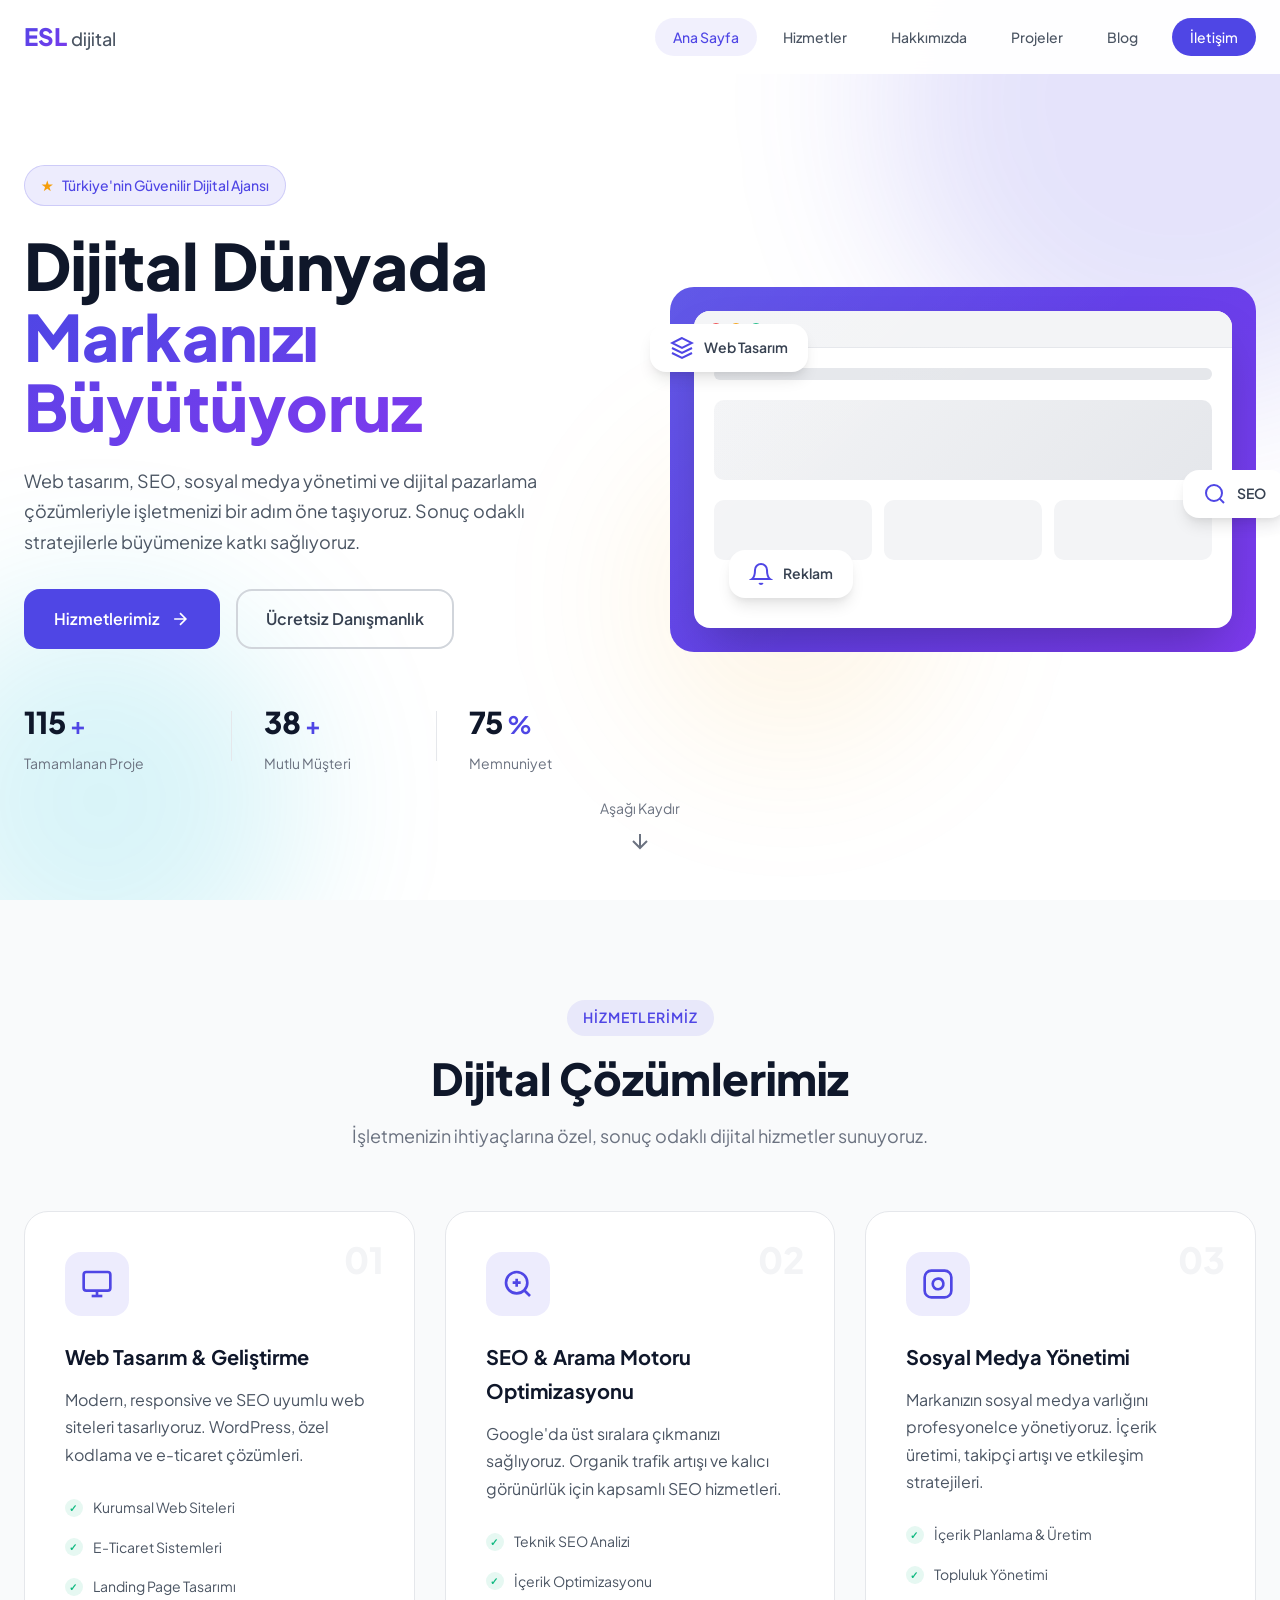
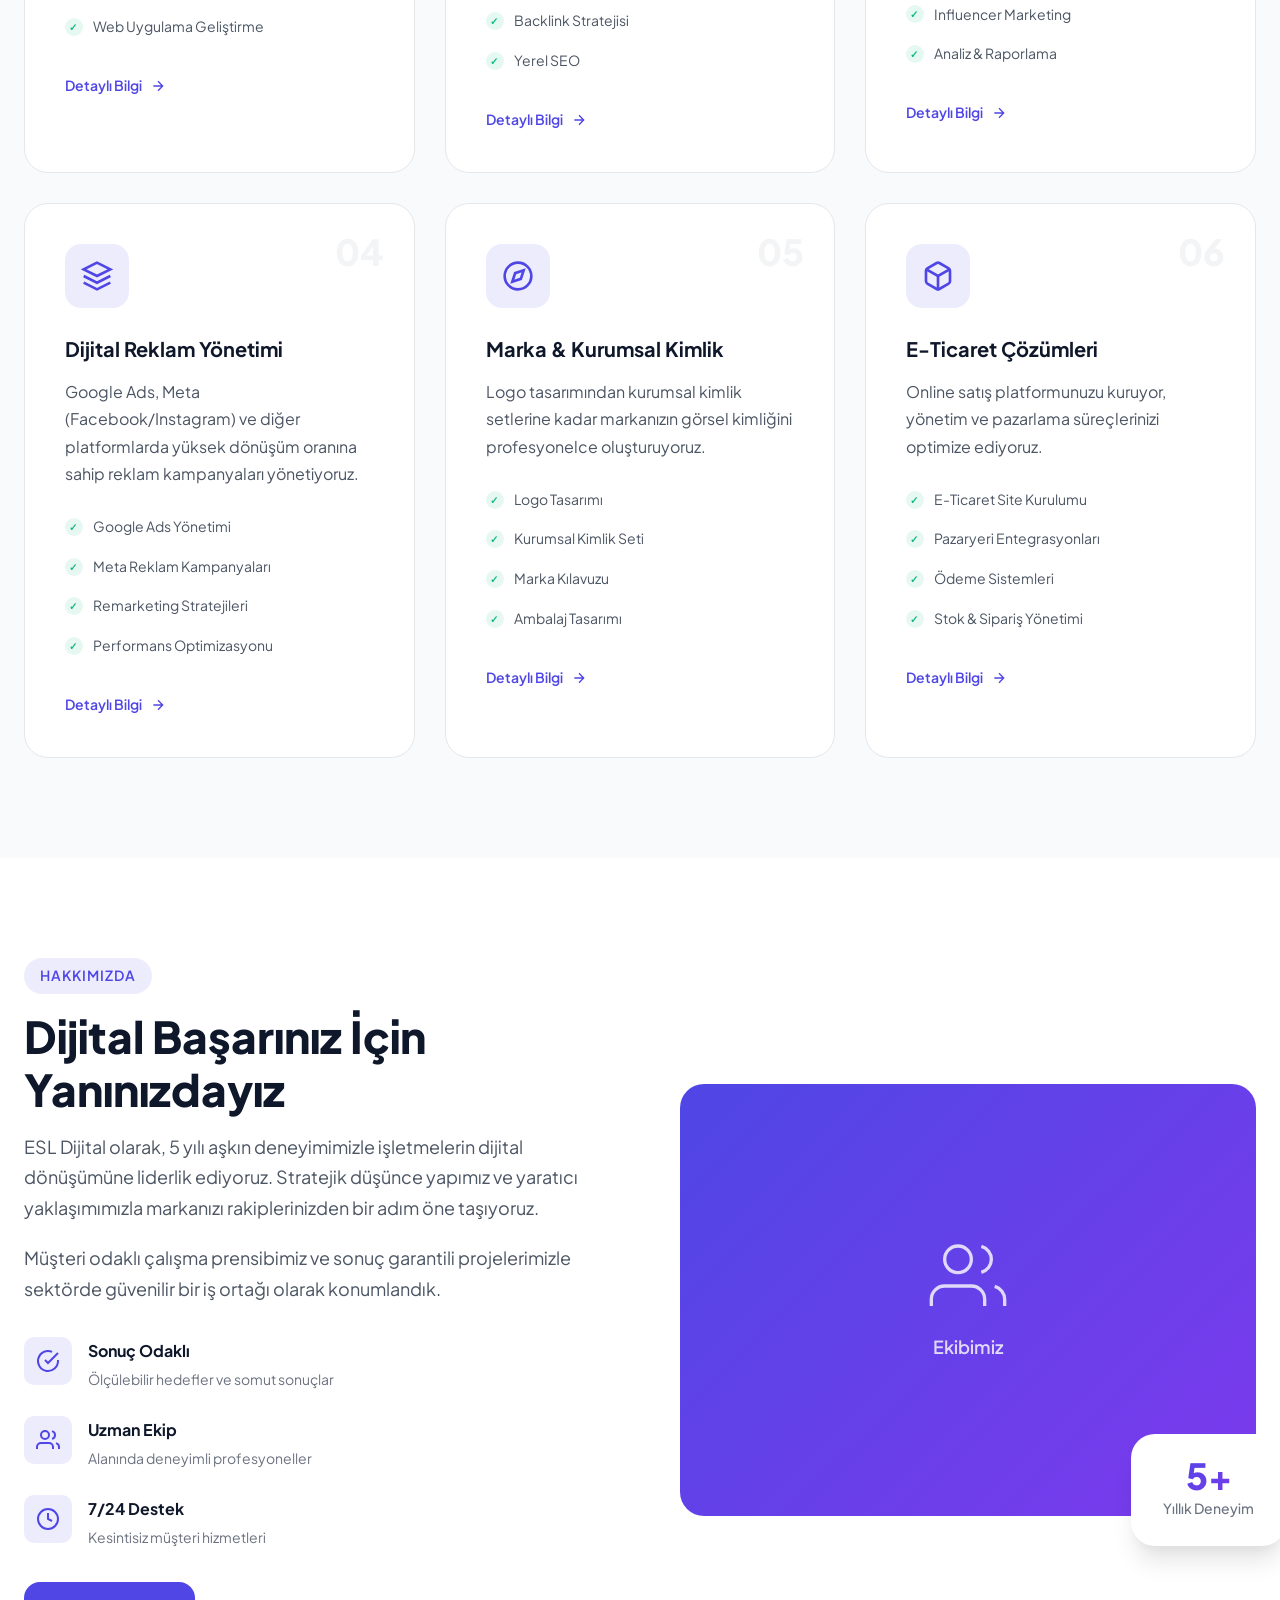
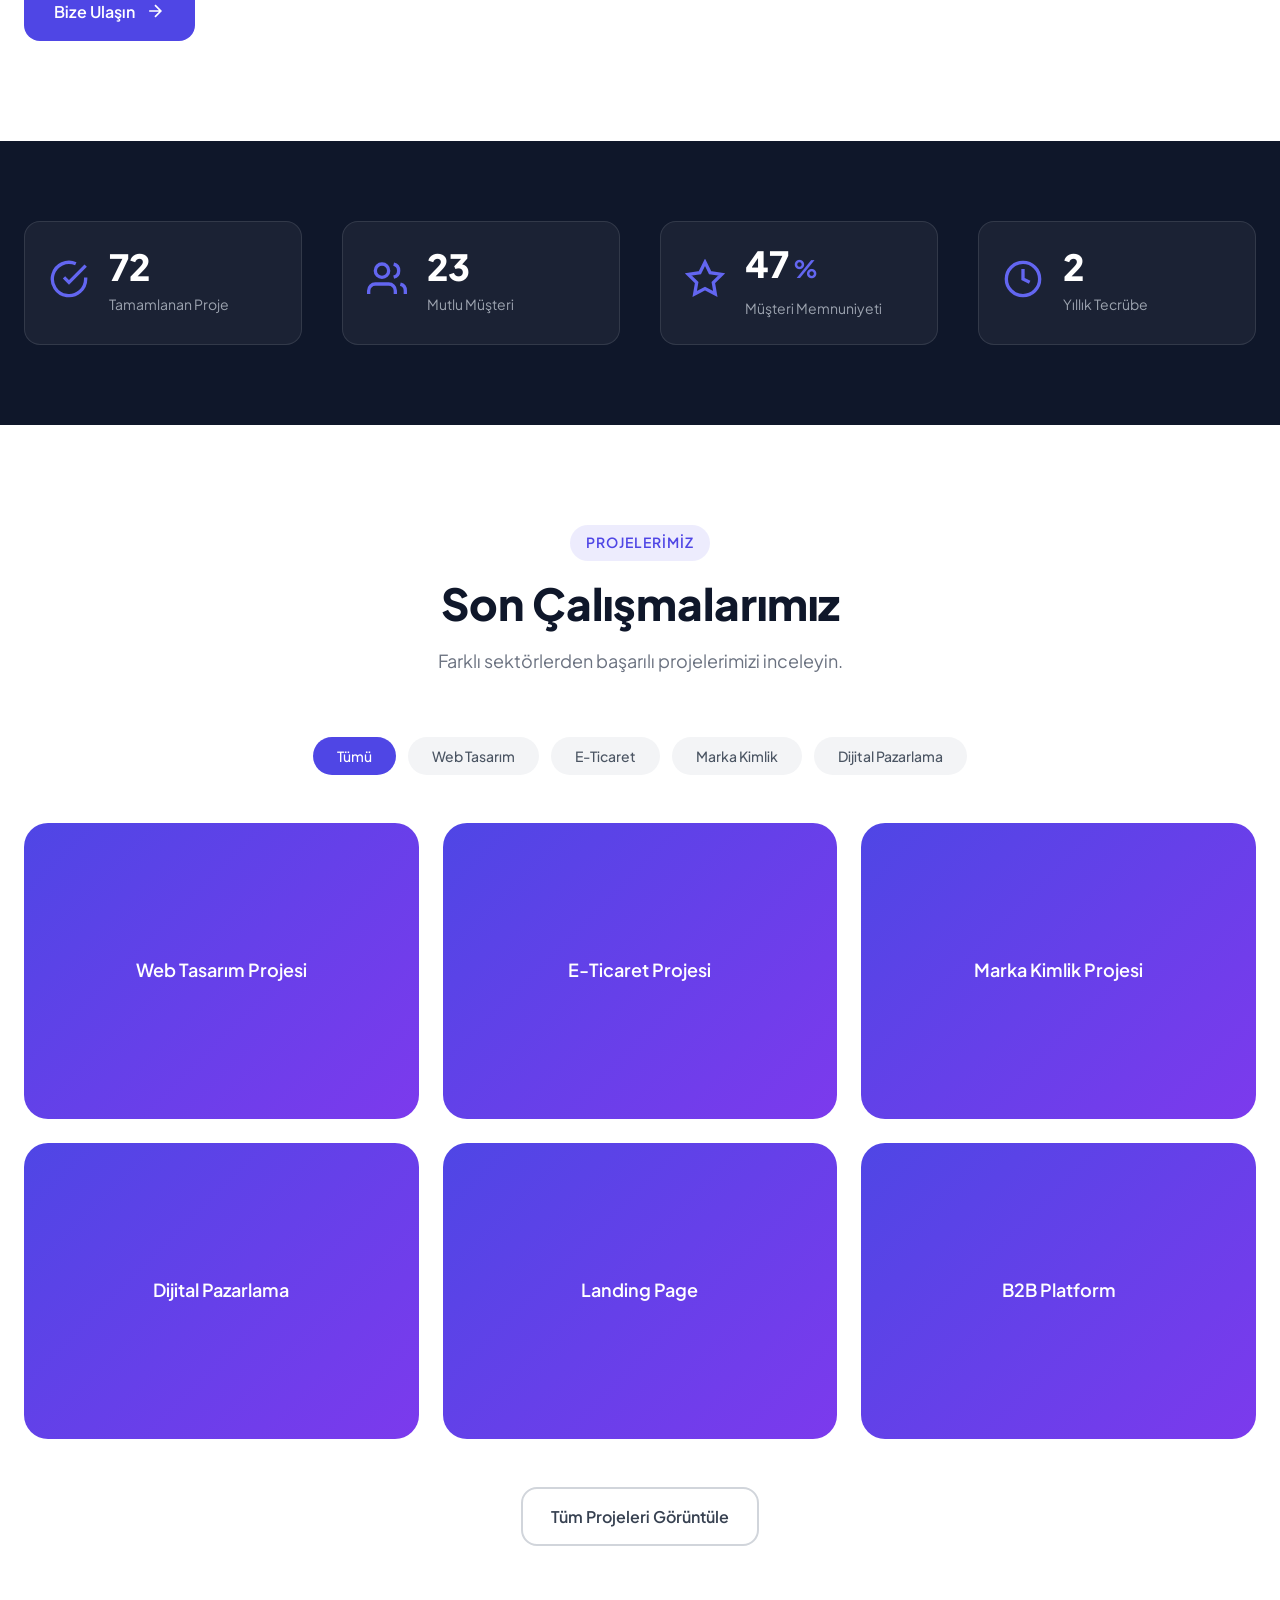
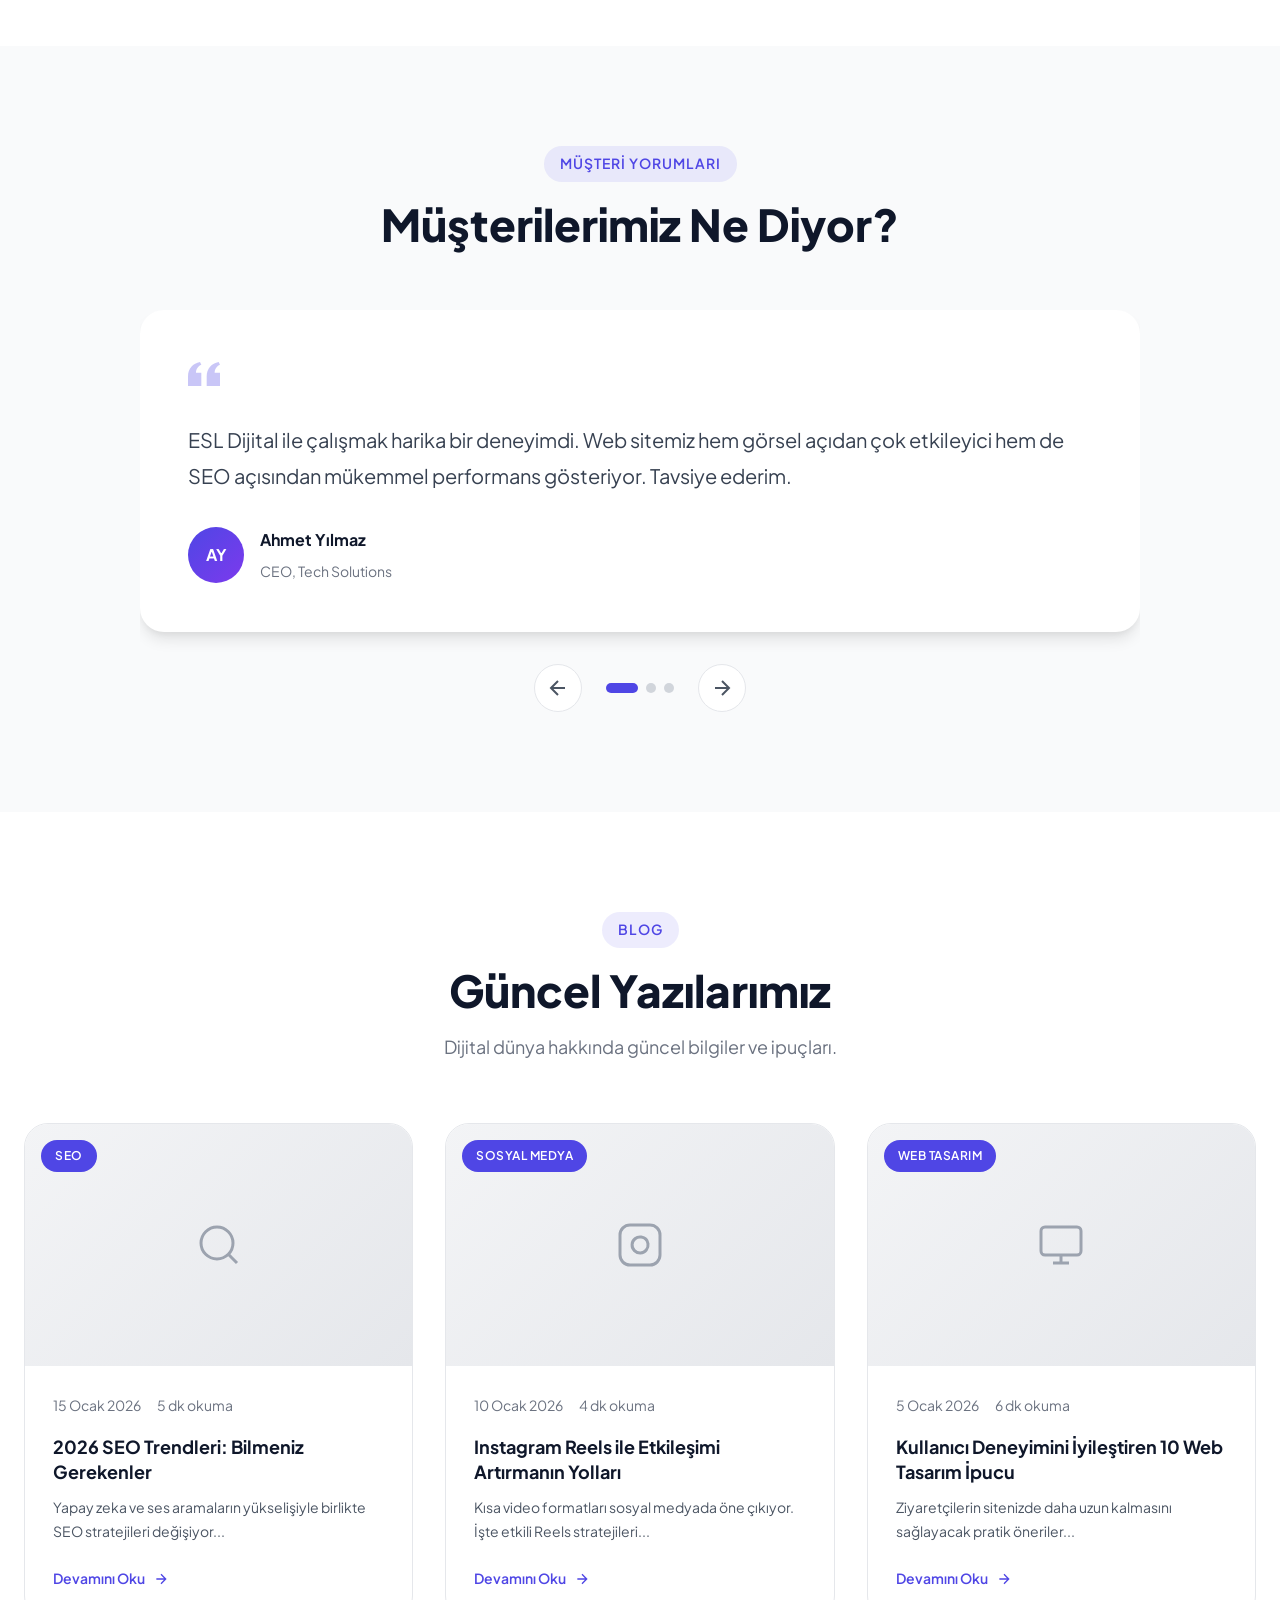
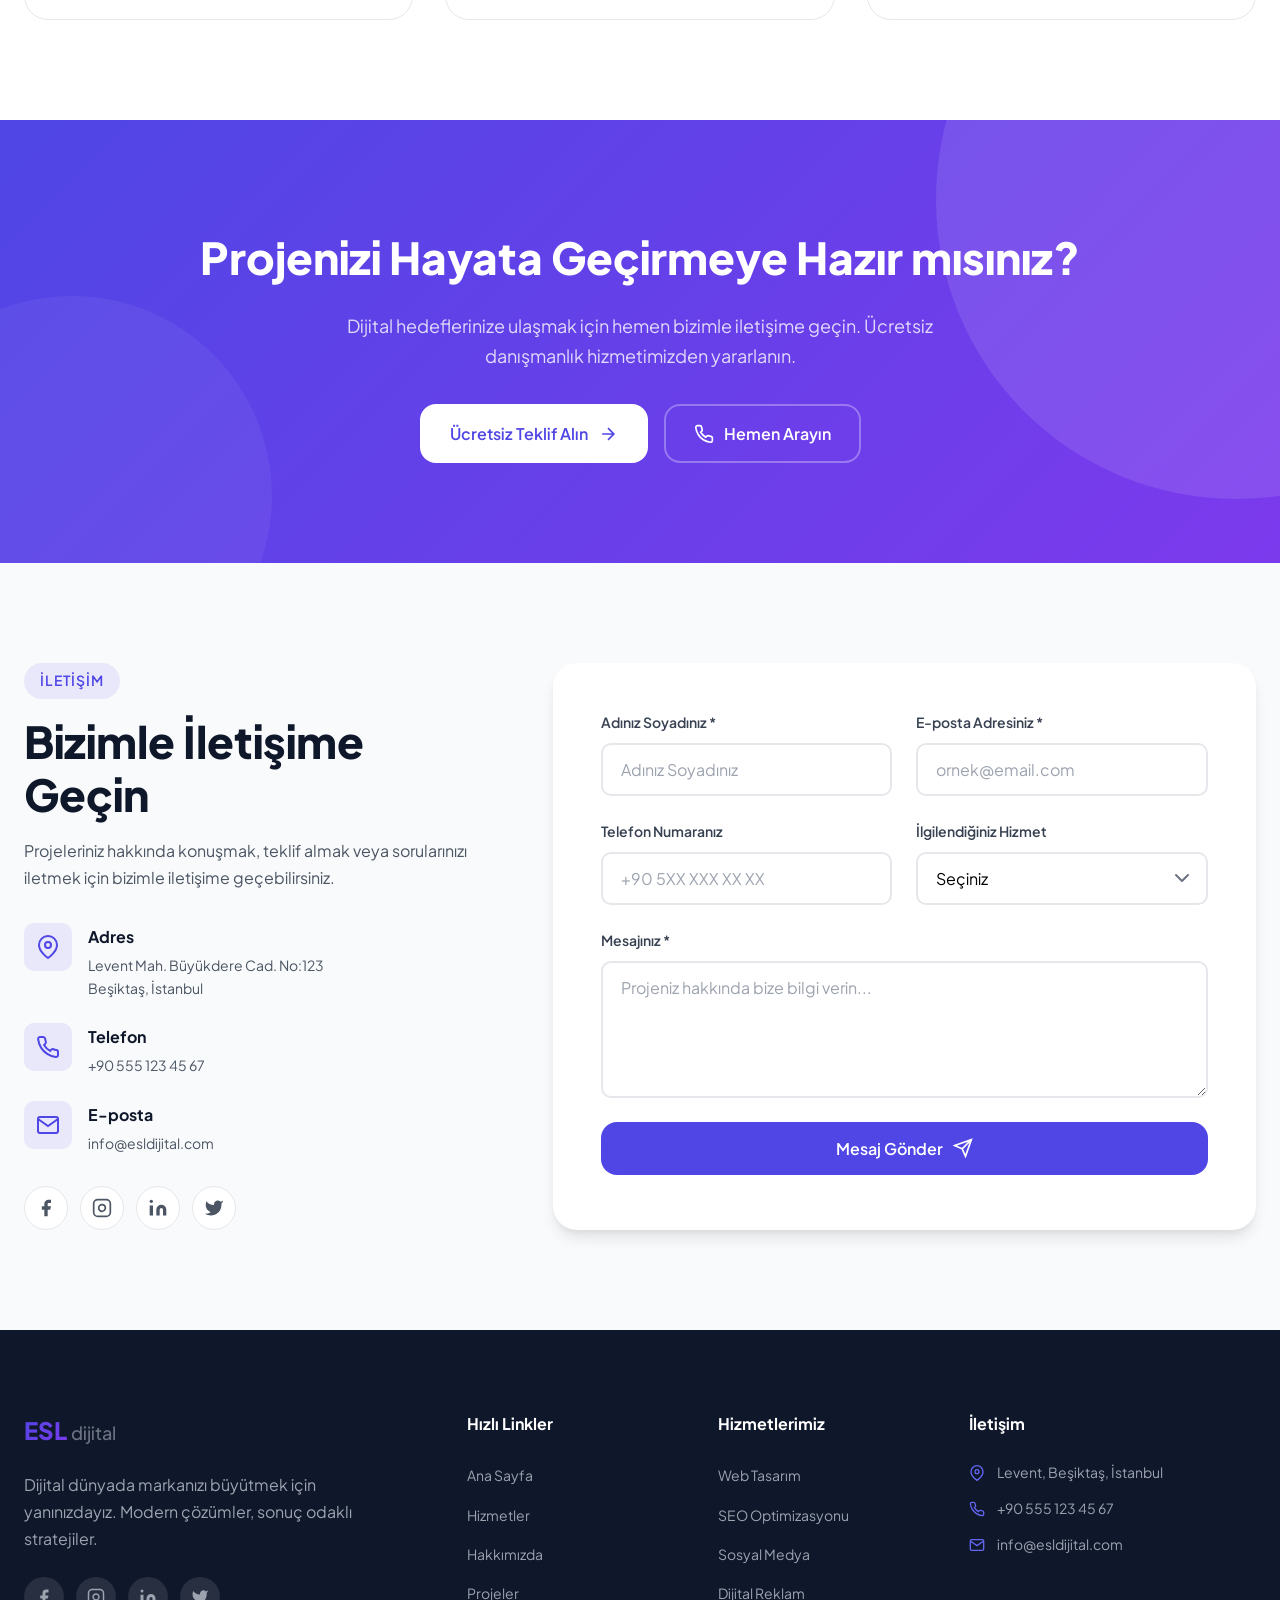
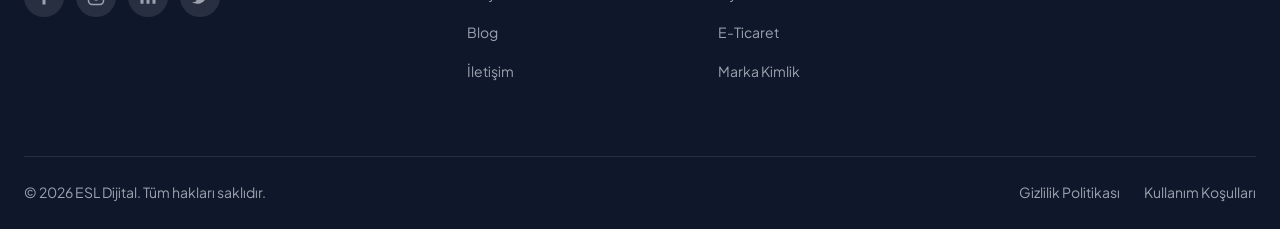
<file: index.html>
<!DOCTYPE html>
<html lang="tr">
<head>
    <meta charset="UTF-8">
    <meta name="viewport" content="width=device-width, initial-scale=1.0">
    <meta name="description" content="ESL Dijital - Profesyonel Web Tasarım, SEO, Dijital Pazarlama ve Sosyal Medya Yönetimi Hizmetleri. Markanızı dijital dünyada büyütüyoruz.">
    <meta name="keywords" content="dijital ajans, web tasarım, seo, dijital pazarlama, sosyal medya, istanbul">
    <meta name="author" content="ESL Dijital">
    <meta name="robots" content="index, follow">

    <!-- Open Graph -->
    <meta property="og:title" content="ESL Dijital | Dijital Pazarlama Ajansı">
    <meta property="og:description" content="Profesyonel dijital çözümlerle markanızı büyütüyoruz.">
    <meta property="og:type" content="website">
    <meta property="og:locale" content="tr_TR">

    <title>ESL Dijital | Profesyonel Dijital Pazarlama Ajansı</title>

    <link rel="stylesheet" href="style.css">
    <link rel="preconnect" href="https://fonts.googleapis.com">
    <link rel="preconnect" href="https://fonts.gstatic.com" crossorigin>
    <link href="https://fonts.googleapis.com/css2?family=Plus+Jakarta+Sans:wght@300;400;500;600;700;800&display=swap" rel="stylesheet">
</head>
<body>
    <!-- Preloader -->
    <div class="preloader" id="preloader">
        <div class="loader">
            <span class="loader-text">ESL</span>
        </div>
    </div>

    <!-- Navigation -->
    <nav class="navbar" id="navbar">
        <div class="container">
            <a href="#" class="logo">
                <span class="logo-text">ESL</span>
                <span class="logo-sub">dijital</span>
            </a>
            <ul class="nav-menu" id="navMenu">
                <li><a href="#anasayfa" class="nav-link active">Ana Sayfa</a></li>
                <li><a href="#hizmetler" class="nav-link">Hizmetler</a></li>
                <li><a href="#hakkimizda" class="nav-link">Hakkımızda</a></li>
                <li><a href="#projeler" class="nav-link">Projeler</a></li>
                <li><a href="#blog" class="nav-link">Blog</a></li>
                <li><a href="#iletisim" class="nav-link nav-cta">İletişim</a></li>
            </ul>
            <button class="hamburger" id="hamburger" aria-label="Menü">
                <span></span>
                <span></span>
                <span></span>
            </button>
        </div>
    </nav>

    <!-- Hero Section -->
    <section id="anasayfa" class="hero">
        <div class="hero-bg">
            <div class="hero-shape shape-1"></div>
            <div class="hero-shape shape-2"></div>
            <div class="hero-shape shape-3"></div>
        </div>
        <div class="container">
            <div class="hero-content">
                <div class="hero-badge">
                    <span class="badge-icon">★</span>
                    <span>Türkiye'nin Güvenilir Dijital Ajansı</span>
                </div>
                <h1 class="hero-title">
                    Dijital Dünyada<br>
                    <span class="gradient-text">Markanızı Büyütüyoruz</span>
                </h1>
                <p class="hero-description">
                    Web tasarım, SEO, sosyal medya yönetimi ve dijital pazarlama çözümleriyle
                    işletmenizi bir adım öne taşıyoruz. Sonuç odaklı stratejilerle büyümenize katkı sağlıyoruz.
                </p>
                <div class="hero-buttons">
                    <a href="#hizmetler" class="btn btn-primary">
                        <span>Hizmetlerimiz</span>
                        <svg width="20" height="20" viewBox="0 0 24 24" fill="none" stroke="currentColor" stroke-width="2">
                            <path d="M5 12h14M12 5l7 7-7 7"/>
                        </svg>
                    </a>
                    <a href="#iletisim" class="btn btn-outline">
                        <span>Ücretsiz Danışmanlık</span>
                    </a>
                </div>
                <div class="hero-stats">
                    <div class="stat">
                        <span class="stat-number" data-target="150">0</span>
                        <span class="stat-plus">+</span>
                        <span class="stat-label">Tamamlanan Proje</span>
                    </div>
                    <div class="stat-divider"></div>
                    <div class="stat">
                        <span class="stat-number" data-target="50">0</span>
                        <span class="stat-plus">+</span>
                        <span class="stat-label">Mutlu Müşteri</span>
                    </div>
                    <div class="stat-divider"></div>
                    <div class="stat">
                        <span class="stat-number" data-target="98">0</span>
                        <span class="stat-plus">%</span>
                        <span class="stat-label">Memnuniyet</span>
                    </div>
                </div>
            </div>
            <div class="hero-visual">
                <div class="hero-image-wrapper">
                    <div class="floating-card card-1">
                        <svg width="24" height="24" viewBox="0 0 24 24" fill="none" stroke="currentColor" stroke-width="2">
                            <path d="M12 2L2 7l10 5 10-5-10-5zM2 17l10 5 10-5M2 12l10 5 10-5"/>
                        </svg>
                        <span>Web Tasarım</span>
                    </div>
                    <div class="floating-card card-2">
                        <svg width="24" height="24" viewBox="0 0 24 24" fill="none" stroke="currentColor" stroke-width="2">
                            <circle cx="11" cy="11" r="8"/><path d="M21 21l-4.35-4.35"/>
                        </svg>
                        <span>SEO</span>
                    </div>
                    <div class="floating-card card-3">
                        <svg width="24" height="24" viewBox="0 0 24 24" fill="none" stroke="currentColor" stroke-width="2">
                            <path d="M18 8A6 6 0 0 0 6 8c0 7-3 9-3 9h18s-3-2-3-9"/>
                            <path d="M13.73 21a2 2 0 0 1-3.46 0"/>
                        </svg>
                        <span>Reklam</span>
                    </div>
                    <div class="hero-main-visual">
                        <div class="visual-gradient"></div>
                        <div class="visual-content">
                            <div class="browser-mockup">
                                <div class="browser-header">
                                    <span class="dot"></span>
                                    <span class="dot"></span>
                                    <span class="dot"></span>
                                </div>
                                <div class="browser-content">
                                    <div class="mock-nav"></div>
                                    <div class="mock-hero"></div>
                                    <div class="mock-cards">
                                        <div class="mock-card"></div>
                                        <div class="mock-card"></div>
                                        <div class="mock-card"></div>
                                    </div>
                                </div>
                            </div>
                        </div>
                    </div>
                </div>
            </div>
        </div>
        <div class="scroll-indicator">
            <span>Aşağı Kaydır</span>
            <div class="scroll-arrow">
                <svg width="24" height="24" viewBox="0 0 24 24" fill="none" stroke="currentColor" stroke-width="2">
                    <path d="M12 5v14M19 12l-7 7-7-7"/>
                </svg>
            </div>
        </div>
    </section>

    <!-- Services Section -->
    <section id="hizmetler" class="services">
        <div class="container">
            <div class="section-header">
                <span class="section-badge">Hizmetlerimiz</span>
                <h2 class="section-title">Dijital Çözümlerimiz</h2>
                <p class="section-description">
                    İşletmenizin ihtiyaçlarına özel, sonuç odaklı dijital hizmetler sunuyoruz.
                </p>
            </div>
            <div class="services-grid">
                <!-- Service 1 -->
                <article class="service-card" data-aos="fade-up">
                    <div class="service-icon">
                        <svg width="32" height="32" viewBox="0 0 24 24" fill="none" stroke="currentColor" stroke-width="2">
                            <rect x="2" y="3" width="20" height="14" rx="2" ry="2"/>
                            <line x1="8" y1="21" x2="16" y2="21"/>
                            <line x1="12" y1="17" x2="12" y2="21"/>
                        </svg>
                    </div>
                    <div class="service-number">01</div>
                    <h3 class="service-title">Web Tasarım & Geliştirme</h3>
                    <p class="service-description">
                        Modern, responsive ve SEO uyumlu web siteleri tasarlıyoruz.
                        WordPress, özel kodlama ve e-ticaret çözümleri.
                    </p>
                    <ul class="service-features">
                        <li>Kurumsal Web Siteleri</li>
                        <li>E-Ticaret Sistemleri</li>
                        <li>Landing Page Tasarımı</li>
                        <li>Web Uygulama Geliştirme</li>
                    </ul>
                    <a href="#iletisim" class="service-link">
                        <span>Detaylı Bilgi</span>
                        <svg width="16" height="16" viewBox="0 0 24 24" fill="none" stroke="currentColor" stroke-width="2">
                            <path d="M5 12h14M12 5l7 7-7 7"/>
                        </svg>
                    </a>
                </article>

                <!-- Service 2 -->
                <article class="service-card" data-aos="fade-up" data-aos-delay="100">
                    <div class="service-icon">
                        <svg width="32" height="32" viewBox="0 0 24 24" fill="none" stroke="currentColor" stroke-width="2">
                            <circle cx="11" cy="11" r="8"/>
                            <path d="M21 21l-4.35-4.35"/>
                            <path d="M11 8v6M8 11h6"/>
                        </svg>
                    </div>
                    <div class="service-number">02</div>
                    <h3 class="service-title">SEO & Arama Motoru Optimizasyonu</h3>
                    <p class="service-description">
                        Google'da üst sıralara çıkmanızı sağlıyoruz. Organik trafik artışı
                        ve kalıcı görünürlük için kapsamlı SEO hizmetleri.
                    </p>
                    <ul class="service-features">
                        <li>Teknik SEO Analizi</li>
                        <li>İçerik Optimizasyonu</li>
                        <li>Backlink Stratejisi</li>
                        <li>Yerel SEO</li>
                    </ul>
                    <a href="#iletisim" class="service-link">
                        <span>Detaylı Bilgi</span>
                        <svg width="16" height="16" viewBox="0 0 24 24" fill="none" stroke="currentColor" stroke-width="2">
                            <path d="M5 12h14M12 5l7 7-7 7"/>
                        </svg>
                    </a>
                </article>

                <!-- Service 3 -->
                <article class="service-card" data-aos="fade-up" data-aos-delay="200">
                    <div class="service-icon">
                        <svg width="32" height="32" viewBox="0 0 24 24" fill="none" stroke="currentColor" stroke-width="2">
                            <rect x="2" y="2" width="20" height="20" rx="5" ry="5"/>
                            <path d="M16 11.37A4 4 0 1 1 12.63 8 4 4 0 0 1 16 11.37z"/>
                            <line x1="17.5" y1="6.5" x2="17.51" y2="6.5"/>
                        </svg>
                    </div>
                    <div class="service-number">03</div>
                    <h3 class="service-title">Sosyal Medya Yönetimi</h3>
                    <p class="service-description">
                        Markanızın sosyal medya varlığını profesyonelce yönetiyoruz.
                        İçerik üretimi, takipçi artışı ve etkileşim stratejileri.
                    </p>
                    <ul class="service-features">
                        <li>İçerik Planlama & Üretim</li>
                        <li>Topluluk Yönetimi</li>
                        <li>Influencer Marketing</li>
                        <li>Analiz & Raporlama</li>
                    </ul>
                    <a href="#iletisim" class="service-link">
                        <span>Detaylı Bilgi</span>
                        <svg width="16" height="16" viewBox="0 0 24 24" fill="none" stroke="currentColor" stroke-width="2">
                            <path d="M5 12h14M12 5l7 7-7 7"/>
                        </svg>
                    </a>
                </article>

                <!-- Service 4 -->
                <article class="service-card" data-aos="fade-up" data-aos-delay="300">
                    <div class="service-icon">
                        <svg width="32" height="32" viewBox="0 0 24 24" fill="none" stroke="currentColor" stroke-width="2">
                            <path d="M12 2L2 7l10 5 10-5-10-5z"/>
                            <path d="M2 17l10 5 10-5"/>
                            <path d="M2 12l10 5 10-5"/>
                        </svg>
                    </div>
                    <div class="service-number">04</div>
                    <h3 class="service-title">Dijital Reklam Yönetimi</h3>
                    <p class="service-description">
                        Google Ads, Meta (Facebook/Instagram) ve diğer platformlarda
                        yüksek dönüşüm oranına sahip reklam kampanyaları yönetiyoruz.
                    </p>
                    <ul class="service-features">
                        <li>Google Ads Yönetimi</li>
                        <li>Meta Reklam Kampanyaları</li>
                        <li>Remarketing Stratejileri</li>
                        <li>Performans Optimizasyonu</li>
                    </ul>
                    <a href="#iletisim" class="service-link">
                        <span>Detaylı Bilgi</span>
                        <svg width="16" height="16" viewBox="0 0 24 24" fill="none" stroke="currentColor" stroke-width="2">
                            <path d="M5 12h14M12 5l7 7-7 7"/>
                        </svg>
                    </a>
                </article>

                <!-- Service 5 -->
                <article class="service-card" data-aos="fade-up" data-aos-delay="400">
                    <div class="service-icon">
                        <svg width="32" height="32" viewBox="0 0 24 24" fill="none" stroke="currentColor" stroke-width="2">
                            <circle cx="12" cy="12" r="10"/>
                            <polygon points="16.24 7.76 14.12 14.12 7.76 16.24 9.88 9.88 16.24 7.76"/>
                        </svg>
                    </div>
                    <div class="service-number">05</div>
                    <h3 class="service-title">Marka & Kurumsal Kimlik</h3>
                    <p class="service-description">
                        Logo tasarımından kurumsal kimlik setlerine kadar markanızın
                        görsel kimliğini profesyonelce oluşturuyoruz.
                    </p>
                    <ul class="service-features">
                        <li>Logo Tasarımı</li>
                        <li>Kurumsal Kimlik Seti</li>
                        <li>Marka Kılavuzu</li>
                        <li>Ambalaj Tasarımı</li>
                    </ul>
                    <a href="#iletisim" class="service-link">
                        <span>Detaylı Bilgi</span>
                        <svg width="16" height="16" viewBox="0 0 24 24" fill="none" stroke="currentColor" stroke-width="2">
                            <path d="M5 12h14M12 5l7 7-7 7"/>
                        </svg>
                    </a>
                </article>

                <!-- Service 6 -->
                <article class="service-card" data-aos="fade-up" data-aos-delay="500">
                    <div class="service-icon">
                        <svg width="32" height="32" viewBox="0 0 24 24" fill="none" stroke="currentColor" stroke-width="2">
                            <path d="M21 16V8a2 2 0 0 0-1-1.73l-7-4a2 2 0 0 0-2 0l-7 4A2 2 0 0 0 3 8v8a2 2 0 0 0 1 1.73l7 4a2 2 0 0 0 2 0l7-4A2 2 0 0 0 21 16z"/>
                            <polyline points="3.27 6.96 12 12.01 20.73 6.96"/>
                            <line x1="12" y1="22.08" x2="12" y2="12"/>
                        </svg>
                    </div>
                    <div class="service-number">06</div>
                    <h3 class="service-title">E-Ticaret Çözümleri</h3>
                    <p class="service-description">
                        Online satış platformunuzu kuruyor, yönetim ve pazarlama
                        süreçlerinizi optimize ediyoruz.
                    </p>
                    <ul class="service-features">
                        <li>E-Ticaret Site Kurulumu</li>
                        <li>Pazaryeri Entegrasyonları</li>
                        <li>Ödeme Sistemleri</li>
                        <li>Stok & Sipariş Yönetimi</li>
                    </ul>
                    <a href="#iletisim" class="service-link">
                        <span>Detaylı Bilgi</span>
                        <svg width="16" height="16" viewBox="0 0 24 24" fill="none" stroke="currentColor" stroke-width="2">
                            <path d="M5 12h14M12 5l7 7-7 7"/>
                        </svg>
                    </a>
                </article>
            </div>
        </div>
    </section>

    <!-- About Section -->
    <section id="hakkimizda" class="about">
        <div class="container">
            <div class="about-grid">
                <div class="about-content">
                    <span class="section-badge">Hakkımızda</span>
                    <h2 class="section-title">Dijital Başarınız İçin Yanınızdayız</h2>
                    <p class="about-text">
                        ESL Dijital olarak, 5 yılı aşkın deneyimimizle işletmelerin dijital
                        dönüşümüne liderlik ediyoruz. Stratejik düşünce yapımız ve yaratıcı
                        yaklaşımımızla markanızı rakiplerinizden bir adım öne taşıyoruz.
                    </p>
                    <p class="about-text">
                        Müşteri odaklı çalışma prensibimiz ve sonuç garantili projelerimizle
                        sektörde güvenilir bir iş ortağı olarak konumlandık.
                    </p>
                    <div class="about-features">
                        <div class="feature">
                            <div class="feature-icon">
                                <svg width="24" height="24" viewBox="0 0 24 24" fill="none" stroke="currentColor" stroke-width="2">
                                    <path d="M22 11.08V12a10 10 0 1 1-5.93-9.14"/>
                                    <polyline points="22 4 12 14.01 9 11.01"/>
                                </svg>
                            </div>
                            <div class="feature-text">
                                <h4>Sonuç Odaklı</h4>
                                <p>Ölçülebilir hedefler ve somut sonuçlar</p>
                            </div>
                        </div>
                        <div class="feature">
                            <div class="feature-icon">
                                <svg width="24" height="24" viewBox="0 0 24 24" fill="none" stroke="currentColor" stroke-width="2">
                                    <path d="M17 21v-2a4 4 0 0 0-4-4H5a4 4 0 0 0-4 4v2"/>
                                    <circle cx="9" cy="7" r="4"/>
                                    <path d="M23 21v-2a4 4 0 0 0-3-3.87"/>
                                    <path d="M16 3.13a4 4 0 0 1 0 7.75"/>
                                </svg>
                            </div>
                            <div class="feature-text">
                                <h4>Uzman Ekip</h4>
                                <p>Alanında deneyimli profesyoneller</p>
                            </div>
                        </div>
                        <div class="feature">
                            <div class="feature-icon">
                                <svg width="24" height="24" viewBox="0 0 24 24" fill="none" stroke="currentColor" stroke-width="2">
                                    <circle cx="12" cy="12" r="10"/>
                                    <polyline points="12 6 12 12 16 14"/>
                                </svg>
                            </div>
                            <div class="feature-text">
                                <h4>7/24 Destek</h4>
                                <p>Kesintisiz müşteri hizmetleri</p>
                            </div>
                        </div>
                    </div>
                    <a href="#iletisim" class="btn btn-primary">
                        <span>Bize Ulaşın</span>
                        <svg width="20" height="20" viewBox="0 0 24 24" fill="none" stroke="currentColor" stroke-width="2">
                            <path d="M5 12h14M12 5l7 7-7 7"/>
                        </svg>
                    </a>
                </div>
                <div class="about-visual">
                    <div class="about-image-wrapper">
                        <div class="about-image">
                            <div class="image-placeholder">
                                <svg width="80" height="80" viewBox="0 0 24 24" fill="none" stroke="currentColor" stroke-width="1">
                                    <path d="M17 21v-2a4 4 0 0 0-4-4H5a4 4 0 0 0-4 4v2"/>
                                    <circle cx="9" cy="7" r="4"/>
                                    <path d="M23 21v-2a4 4 0 0 0-3-3.87"/>
                                    <path d="M16 3.13a4 4 0 0 1 0 7.75"/>
                                </svg>
                                <span>Ekibimiz</span>
                            </div>
                        </div>
                        <div class="experience-badge">
                            <span class="exp-number">5+</span>
                            <span class="exp-text">Yıllık Deneyim</span>
                        </div>
                    </div>
                </div>
            </div>
        </div>
    </section>

    <!-- Stats Section -->
    <section class="stats-section">
        <div class="container">
            <div class="stats-grid">
                <div class="stat-card">
                    <div class="stat-icon">
                        <svg width="40" height="40" viewBox="0 0 24 24" fill="none" stroke="currentColor" stroke-width="2">
                            <path d="M22 11.08V12a10 10 0 1 1-5.93-9.14"/>
                            <polyline points="22 4 12 14.01 9 11.01"/>
                        </svg>
                    </div>
                    <div class="stat-content">
                        <span class="stat-number" data-target="150">0</span>
                        <span class="stat-label">Tamamlanan Proje</span>
                    </div>
                </div>
                <div class="stat-card">
                    <div class="stat-icon">
                        <svg width="40" height="40" viewBox="0 0 24 24" fill="none" stroke="currentColor" stroke-width="2">
                            <path d="M17 21v-2a4 4 0 0 0-4-4H5a4 4 0 0 0-4 4v2"/>
                            <circle cx="9" cy="7" r="4"/>
                            <path d="M23 21v-2a4 4 0 0 0-3-3.87"/>
                            <path d="M16 3.13a4 4 0 0 1 0 7.75"/>
                        </svg>
                    </div>
                    <div class="stat-content">
                        <span class="stat-number" data-target="50">0</span>
                        <span class="stat-label">Mutlu Müşteri</span>
                    </div>
                </div>
                <div class="stat-card">
                    <div class="stat-icon">
                        <svg width="40" height="40" viewBox="0 0 24 24" fill="none" stroke="currentColor" stroke-width="2">
                            <polygon points="12 2 15.09 8.26 22 9.27 17 14.14 18.18 21.02 12 17.77 5.82 21.02 7 14.14 2 9.27 8.91 8.26 12 2"/>
                        </svg>
                    </div>
                    <div class="stat-content">
                        <span class="stat-number" data-target="98">0</span>
                        <span class="stat-percent">%</span>
                        <span class="stat-label">Müşteri Memnuniyeti</span>
                    </div>
                </div>
                <div class="stat-card">
                    <div class="stat-icon">
                        <svg width="40" height="40" viewBox="0 0 24 24" fill="none" stroke="currentColor" stroke-width="2">
                            <circle cx="12" cy="12" r="10"/>
                            <polyline points="12 6 12 12 16 14"/>
                        </svg>
                    </div>
                    <div class="stat-content">
                        <span class="stat-number" data-target="5">0</span>
                        <span class="stat-label">Yıllık Tecrübe</span>
                    </div>
                </div>
            </div>
        </div>
    </section>

    <!-- Portfolio Section -->
    <section id="projeler" class="portfolio">
        <div class="container">
            <div class="section-header">
                <span class="section-badge">Projelerimiz</span>
                <h2 class="section-title">Son Çalışmalarımız</h2>
                <p class="section-description">
                    Farklı sektörlerden başarılı projelerimizi inceleyin.
                </p>
            </div>
            <div class="portfolio-filter">
                <button class="filter-btn active" data-filter="all">Tümü</button>
                <button class="filter-btn" data-filter="web">Web Tasarım</button>
                <button class="filter-btn" data-filter="ecommerce">E-Ticaret</button>
                <button class="filter-btn" data-filter="branding">Marka Kimlik</button>
                <button class="filter-btn" data-filter="digital">Dijital Pazarlama</button>
            </div>
            <div class="portfolio-grid">
                <!-- Project 1 -->
                <article class="portfolio-item" data-category="web">
                    <div class="portfolio-image">
                        <div class="image-placeholder-project">
                            <span>Web Tasarım Projesi</span>
                        </div>
                        <div class="portfolio-overlay">
                            <div class="overlay-content">
                                <span class="project-category">Web Tasarım</span>
                                <h3 class="project-title">Kurumsal Web Sitesi</h3>
                                <p class="project-desc">Modern ve responsive kurumsal web sitesi tasarımı</p>
                                <a href="#" class="project-link">
                                    <svg width="20" height="20" viewBox="0 0 24 24" fill="none" stroke="currentColor" stroke-width="2">
                                        <path d="M18 13v6a2 2 0 0 1-2 2H5a2 2 0 0 1-2-2V8a2 2 0 0 1 2-2h6"/>
                                        <polyline points="15 3 21 3 21 9"/>
                                        <line x1="10" y1="14" x2="21" y2="3"/>
                                    </svg>
                                </a>
                            </div>
                        </div>
                    </div>
                </article>

                <!-- Project 2 -->
                <article class="portfolio-item" data-category="ecommerce">
                    <div class="portfolio-image">
                        <div class="image-placeholder-project">
                            <span>E-Ticaret Projesi</span>
                        </div>
                        <div class="portfolio-overlay">
                            <div class="overlay-content">
                                <span class="project-category">E-Ticaret</span>
                                <h3 class="project-title">Online Mağaza</h3>
                                <p class="project-desc">Tam entegreli e-ticaret platformu</p>
                                <a href="#" class="project-link">
                                    <svg width="20" height="20" viewBox="0 0 24 24" fill="none" stroke="currentColor" stroke-width="2">
                                        <path d="M18 13v6a2 2 0 0 1-2 2H5a2 2 0 0 1-2-2V8a2 2 0 0 1 2-2h6"/>
                                        <polyline points="15 3 21 3 21 9"/>
                                        <line x1="10" y1="14" x2="21" y2="3"/>
                                    </svg>
                                </a>
                            </div>
                        </div>
                    </div>
                </article>

                <!-- Project 3 -->
                <article class="portfolio-item" data-category="branding">
                    <div class="portfolio-image">
                        <div class="image-placeholder-project">
                            <span>Marka Kimlik Projesi</span>
                        </div>
                        <div class="portfolio-overlay">
                            <div class="overlay-content">
                                <span class="project-category">Marka Kimlik</span>
                                <h3 class="project-title">Kurumsal Kimlik</h3>
                                <p class="project-desc">Logo ve kurumsal kimlik seti tasarımı</p>
                                <a href="#" class="project-link">
                                    <svg width="20" height="20" viewBox="0 0 24 24" fill="none" stroke="currentColor" stroke-width="2">
                                        <path d="M18 13v6a2 2 0 0 1-2 2H5a2 2 0 0 1-2-2V8a2 2 0 0 1 2-2h6"/>
                                        <polyline points="15 3 21 3 21 9"/>
                                        <line x1="10" y1="14" x2="21" y2="3"/>
                                    </svg>
                                </a>
                            </div>
                        </div>
                    </div>
                </article>

                <!-- Project 4 -->
                <article class="portfolio-item" data-category="digital">
                    <div class="portfolio-image">
                        <div class="image-placeholder-project">
                            <span>Dijital Pazarlama</span>
                        </div>
                        <div class="portfolio-overlay">
                            <div class="overlay-content">
                                <span class="project-category">Dijital Pazarlama</span>
                                <h3 class="project-title">Sosyal Medya Kampanyası</h3>
                                <p class="project-desc">%200 etkileşim artışı sağlanan kampanya</p>
                                <a href="#" class="project-link">
                                    <svg width="20" height="20" viewBox="0 0 24 24" fill="none" stroke="currentColor" stroke-width="2">
                                        <path d="M18 13v6a2 2 0 0 1-2 2H5a2 2 0 0 1-2-2V8a2 2 0 0 1 2-2h6"/>
                                        <polyline points="15 3 21 3 21 9"/>
                                        <line x1="10" y1="14" x2="21" y2="3"/>
                                    </svg>
                                </a>
                            </div>
                        </div>
                    </div>
                </article>

                <!-- Project 5 -->
                <article class="portfolio-item" data-category="web">
                    <div class="portfolio-image">
                        <div class="image-placeholder-project">
                            <span>Landing Page</span>
                        </div>
                        <div class="portfolio-overlay">
                            <div class="overlay-content">
                                <span class="project-category">Web Tasarım</span>
                                <h3 class="project-title">Landing Page</h3>
                                <p class="project-desc">Yüksek dönüşüm oranlı landing page</p>
                                <a href="#" class="project-link">
                                    <svg width="20" height="20" viewBox="0 0 24 24" fill="none" stroke="currentColor" stroke-width="2">
                                        <path d="M18 13v6a2 2 0 0 1-2 2H5a2 2 0 0 1-2-2V8a2 2 0 0 1 2-2h6"/>
                                        <polyline points="15 3 21 3 21 9"/>
                                        <line x1="10" y1="14" x2="21" y2="3"/>
                                    </svg>
                                </a>
                            </div>
                        </div>
                    </div>
                </article>

                <!-- Project 6 -->
                <article class="portfolio-item" data-category="ecommerce">
                    <div class="portfolio-image">
                        <div class="image-placeholder-project">
                            <span>B2B Platform</span>
                        </div>
                        <div class="portfolio-overlay">
                            <div class="overlay-content">
                                <span class="project-category">E-Ticaret</span>
                                <h3 class="project-title">B2B E-Ticaret</h3>
                                <p class="project-desc">Toptan satış e-ticaret platformu</p>
                                <a href="#" class="project-link">
                                    <svg width="20" height="20" viewBox="0 0 24 24" fill="none" stroke="currentColor" stroke-width="2">
                                        <path d="M18 13v6a2 2 0 0 1-2 2H5a2 2 0 0 1-2-2V8a2 2 0 0 1 2-2h6"/>
                                        <polyline points="15 3 21 3 21 9"/>
                                        <line x1="10" y1="14" x2="21" y2="3"/>
                                    </svg>
                                </a>
                            </div>
                        </div>
                    </div>
                </article>
            </div>
            <div class="portfolio-cta">
                <a href="#iletisim" class="btn btn-outline">
                    <span>Tüm Projeleri Görüntüle</span>
                </a>
            </div>
        </div>
    </section>

    <!-- Testimonials Section -->
    <section class="testimonials">
        <div class="container">
            <div class="section-header">
                <span class="section-badge">Müşteri Yorumları</span>
                <h2 class="section-title">Müşterilerimiz Ne Diyor?</h2>
            </div>
            <div class="testimonials-slider" id="testimonialSlider">
                <div class="testimonial-track">
                    <!-- Testimonial 1 -->
                    <div class="testimonial-card">
                        <div class="testimonial-content">
                            <div class="quote-icon">
                                <svg width="32" height="32" viewBox="0 0 24 24" fill="currentColor">
                                    <path d="M14.017 21v-7.391c0-5.704 3.731-9.57 8.983-10.609l.995 2.151c-2.432.917-3.995 3.638-3.995 5.849h4v10h-9.983zm-14.017 0v-7.391c0-5.704 3.748-9.57 9-10.609l.996 2.151c-2.433.917-3.996 3.638-3.996 5.849h3.983v10h-9.983z"/>
                                </svg>
                            </div>
                            <p class="testimonial-text">
                                ESL Dijital ile çalışmak harika bir deneyimdi. Web sitemiz hem görsel açıdan
                                çok etkileyici hem de SEO açısından mükemmel performans gösteriyor. Tavsiye ederim.
                            </p>
                        </div>
                        <div class="testimonial-author">
                            <div class="author-avatar">
                                <span>AY</span>
                            </div>
                            <div class="author-info">
                                <h4 class="author-name">Ahmet Yılmaz</h4>
                                <span class="author-title">CEO, Tech Solutions</span>
                            </div>
                        </div>
                    </div>

                    <!-- Testimonial 2 -->
                    <div class="testimonial-card">
                        <div class="testimonial-content">
                            <div class="quote-icon">
                                <svg width="32" height="32" viewBox="0 0 24 24" fill="currentColor">
                                    <path d="M14.017 21v-7.391c0-5.704 3.731-9.57 8.983-10.609l.995 2.151c-2.432.917-3.995 3.638-3.995 5.849h4v10h-9.983zm-14.017 0v-7.391c0-5.704 3.748-9.57 9-10.609l.996 2.151c-2.433.917-3.996 3.638-3.996 5.849h3.983v10h-9.983z"/>
                                </svg>
                            </div>
                            <p class="testimonial-text">
                                Sosyal medya yönetimi konusunda beklentilerimin çok üzerinde bir hizmet aldım.
                                Takipçi sayımız 3 ayda %150 arttı. Profesyonel ve ilgili bir ekip.
                            </p>
                        </div>
                        <div class="testimonial-author">
                            <div class="author-avatar">
                                <span>MK</span>
                            </div>
                            <div class="author-info">
                                <h4 class="author-name">Merve Kaya</h4>
                                <span class="author-title">Pazarlama Müdürü, Fashion Brand</span>
                            </div>
                        </div>
                    </div>

                    <!-- Testimonial 3 -->
                    <div class="testimonial-card">
                        <div class="testimonial-content">
                            <div class="quote-icon">
                                <svg width="32" height="32" viewBox="0 0 24 24" fill="currentColor">
                                    <path d="M14.017 21v-7.391c0-5.704 3.731-9.57 8.983-10.609l.995 2.151c-2.432.917-3.995 3.638-3.995 5.849h4v10h-9.983zm-14.017 0v-7.391c0-5.704 3.748-9.57 9-10.609l.996 2.151c-2.433.917-3.996 3.638-3.996 5.849h3.983v10h-9.983z"/>
                                </svg>
                            </div>
                            <p class="testimonial-text">
                                E-ticaret projemizde gösterdikleri özen ve uzmanlık için teşekkür ederiz.
                                Satışlarımız ilk ayda %80 arttı. Kesinlikle tavsiye ediyorum.
                            </p>
                        </div>
                        <div class="testimonial-author">
                            <div class="author-avatar">
                                <span>ED</span>
                            </div>
                            <div class="author-info">
                                <h4 class="author-name">Emre Demir</h4>
                                <span class="author-title">Kurucu, E-Store</span>
                            </div>
                        </div>
                    </div>
                </div>
                <div class="testimonial-controls">
                    <button class="control-btn prev" aria-label="Önceki">
                        <svg width="24" height="24" viewBox="0 0 24 24" fill="none" stroke="currentColor" stroke-width="2">
                            <path d="M19 12H5M12 19l-7-7 7-7"/>
                        </svg>
                    </button>
                    <div class="testimonial-dots">
                        <span class="dot active"></span>
                        <span class="dot"></span>
                        <span class="dot"></span>
                    </div>
                    <button class="control-btn next" aria-label="Sonraki">
                        <svg width="24" height="24" viewBox="0 0 24 24" fill="none" stroke="currentColor" stroke-width="2">
                            <path d="M5 12h14M12 5l7 7-7 7"/>
                        </svg>
                    </button>
                </div>
            </div>
        </div>
    </section>

    <!-- Blog Section -->
    <section id="blog" class="blog">
        <div class="container">
            <div class="section-header">
                <span class="section-badge">Blog</span>
                <h2 class="section-title">Güncel Yazılarımız</h2>
                <p class="section-description">
                    Dijital dünya hakkında güncel bilgiler ve ipuçları.
                </p>
            </div>
            <div class="blog-grid">
                <!-- Blog Post 1 -->
                <article class="blog-card">
                    <div class="blog-image">
                        <div class="image-placeholder-blog">
                            <svg width="48" height="48" viewBox="0 0 24 24" fill="none" stroke="currentColor" stroke-width="1.5">
                                <circle cx="11" cy="11" r="8"/>
                                <path d="M21 21l-4.35-4.35"/>
                            </svg>
                        </div>
                        <span class="blog-category">SEO</span>
                    </div>
                    <div class="blog-content">
                        <div class="blog-meta">
                            <span class="blog-date">15 Ocak 2026</span>
                            <span class="blog-read">5 dk okuma</span>
                        </div>
                        <h3 class="blog-title">2026 SEO Trendleri: Bilmeniz Gerekenler</h3>
                        <p class="blog-excerpt">
                            Yapay zeka ve ses aramaların yükselişiyle birlikte SEO stratejileri değişiyor...
                        </p>
                        <a href="#" class="blog-link">
                            <span>Devamını Oku</span>
                            <svg width="16" height="16" viewBox="0 0 24 24" fill="none" stroke="currentColor" stroke-width="2">
                                <path d="M5 12h14M12 5l7 7-7 7"/>
                            </svg>
                        </a>
                    </div>
                </article>

                <!-- Blog Post 2 -->
                <article class="blog-card">
                    <div class="blog-image">
                        <div class="image-placeholder-blog">
                            <svg width="48" height="48" viewBox="0 0 24 24" fill="none" stroke="currentColor" stroke-width="1.5">
                                <rect x="2" y="2" width="20" height="20" rx="5" ry="5"/>
                                <path d="M16 11.37A4 4 0 1 1 12.63 8 4 4 0 0 1 16 11.37z"/>
                                <line x1="17.5" y1="6.5" x2="17.51" y2="6.5"/>
                            </svg>
                        </div>
                        <span class="blog-category">Sosyal Medya</span>
                    </div>
                    <div class="blog-content">
                        <div class="blog-meta">
                            <span class="blog-date">10 Ocak 2026</span>
                            <span class="blog-read">4 dk okuma</span>
                        </div>
                        <h3 class="blog-title">Instagram Reels ile Etkileşimi Artırmanın Yolları</h3>
                        <p class="blog-excerpt">
                            Kısa video formatları sosyal medyada öne çıkıyor. İşte etkili Reels stratejileri...
                        </p>
                        <a href="#" class="blog-link">
                            <span>Devamını Oku</span>
                            <svg width="16" height="16" viewBox="0 0 24 24" fill="none" stroke="currentColor" stroke-width="2">
                                <path d="M5 12h14M12 5l7 7-7 7"/>
                            </svg>
                        </a>
                    </div>
                </article>

                <!-- Blog Post 3 -->
                <article class="blog-card">
                    <div class="blog-image">
                        <div class="image-placeholder-blog">
                            <svg width="48" height="48" viewBox="0 0 24 24" fill="none" stroke="currentColor" stroke-width="1.5">
                                <rect x="2" y="3" width="20" height="14" rx="2" ry="2"/>
                                <line x1="8" y1="21" x2="16" y2="21"/>
                                <line x1="12" y1="17" x2="12" y2="21"/>
                            </svg>
                        </div>
                        <span class="blog-category">Web Tasarım</span>
                    </div>
                    <div class="blog-content">
                        <div class="blog-meta">
                            <span class="blog-date">5 Ocak 2026</span>
                            <span class="blog-read">6 dk okuma</span>
                        </div>
                        <h3 class="blog-title">Kullanıcı Deneyimini İyileştiren 10 Web Tasarım İpucu</h3>
                        <p class="blog-excerpt">
                            Ziyaretçilerin sitenizde daha uzun kalmasını sağlayacak pratik öneriler...
                        </p>
                        <a href="#" class="blog-link">
                            <span>Devamını Oku</span>
                            <svg width="16" height="16" viewBox="0 0 24 24" fill="none" stroke="currentColor" stroke-width="2">
                                <path d="M5 12h14M12 5l7 7-7 7"/>
                            </svg>
                        </a>
                    </div>
                </article>
            </div>
        </div>
    </section>

    <!-- CTA Section -->
    <section class="cta-section">
        <div class="container">
            <div class="cta-content">
                <h2 class="cta-title">Projenizi Hayata Geçirmeye Hazır mısınız?</h2>
                <p class="cta-description">
                    Dijital hedeflerinize ulaşmak için hemen bizimle iletişime geçin.
                    Ücretsiz danışmanlık hizmetimizden yararlanın.
                </p>
                <div class="cta-buttons">
                    <a href="#iletisim" class="btn btn-white">
                        <span>Ücretsiz Teklif Alın</span>
                        <svg width="20" height="20" viewBox="0 0 24 24" fill="none" stroke="currentColor" stroke-width="2">
                            <path d="M5 12h14M12 5l7 7-7 7"/>
                        </svg>
                    </a>
                    <a href="tel:+905551234567" class="btn btn-outline-white">
                        <svg width="20" height="20" viewBox="0 0 24 24" fill="none" stroke="currentColor" stroke-width="2">
                            <path d="M22 16.92v3a2 2 0 0 1-2.18 2 19.79 19.79 0 0 1-8.63-3.07 19.5 19.5 0 0 1-6-6 19.79 19.79 0 0 1-3.07-8.67A2 2 0 0 1 4.11 2h3a2 2 0 0 1 2 1.72 12.84 12.84 0 0 0 .7 2.81 2 2 0 0 1-.45 2.11L8.09 9.91a16 16 0 0 0 6 6l1.27-1.27a2 2 0 0 1 2.11-.45 12.84 12.84 0 0 0 2.81.7A2 2 0 0 1 22 16.92z"/>
                        </svg>
                        <span>Hemen Arayın</span>
                    </a>
                </div>
            </div>
        </div>
    </section>

    <!-- Contact Section -->
    <section id="iletisim" class="contact">
        <div class="container">
            <div class="contact-wrapper">
                <div class="contact-info">
                    <span class="section-badge">İletişim</span>
                    <h2 class="section-title">Bizimle İletişime Geçin</h2>
                    <p class="contact-description">
                        Projeleriniz hakkında konuşmak, teklif almak veya sorularınızı
                        iletmek için bizimle iletişime geçebilirsiniz.
                    </p>
                    <div class="contact-details">
                        <div class="contact-item">
                            <div class="contact-icon">
                                <svg width="24" height="24" viewBox="0 0 24 24" fill="none" stroke="currentColor" stroke-width="2">
                                    <path d="M21 10c0 7-9 13-9 13s-9-6-9-13a9 9 0 0 1 18 0z"/>
                                    <circle cx="12" cy="10" r="3"/>
                                </svg>
                            </div>
                            <div class="contact-text">
                                <h4>Adres</h4>
                                <p>Levent Mah. Büyükdere Cad. No:123<br>Beşiktaş, İstanbul</p>
                            </div>
                        </div>
                        <div class="contact-item">
                            <div class="contact-icon">
                                <svg width="24" height="24" viewBox="0 0 24 24" fill="none" stroke="currentColor" stroke-width="2">
                                    <path d="M22 16.92v3a2 2 0 0 1-2.18 2 19.79 19.79 0 0 1-8.63-3.07 19.5 19.5 0 0 1-6-6 19.79 19.79 0 0 1-3.07-8.67A2 2 0 0 1 4.11 2h3a2 2 0 0 1 2 1.72 12.84 12.84 0 0 0 .7 2.81 2 2 0 0 1-.45 2.11L8.09 9.91a16 16 0 0 0 6 6l1.27-1.27a2 2 0 0 1 2.11-.45 12.84 12.84 0 0 0 2.81.7A2 2 0 0 1 22 16.92z"/>
                                </svg>
                            </div>
                            <div class="contact-text">
                                <h4>Telefon</h4>
                                <p>+90 555 123 45 67</p>
                            </div>
                        </div>
                        <div class="contact-item">
                            <div class="contact-icon">
                                <svg width="24" height="24" viewBox="0 0 24 24" fill="none" stroke="currentColor" stroke-width="2">
                                    <path d="M4 4h16c1.1 0 2 .9 2 2v12c0 1.1-.9 2-2 2H4c-1.1 0-2-.9-2-2V6c0-1.1.9-2 2-2z"/>
                                    <polyline points="22,6 12,13 2,6"/>
                                </svg>
                            </div>
                            <div class="contact-text">
                                <h4>E-posta</h4>
                                <p>info@esldijital.com</p>
                            </div>
                        </div>
                    </div>
                    <div class="social-links">
                        <a href="#" class="social-link" aria-label="Facebook">
                            <svg width="20" height="20" viewBox="0 0 24 24" fill="currentColor">
                                <path d="M18 2h-3a5 5 0 0 0-5 5v3H7v4h3v8h4v-8h3l1-4h-4V7a1 1 0 0 1 1-1h3z"/>
                            </svg>
                        </a>
                        <a href="#" class="social-link" aria-label="Instagram">
                            <svg width="20" height="20" viewBox="0 0 24 24" fill="none" stroke="currentColor" stroke-width="2">
                                <rect x="2" y="2" width="20" height="20" rx="5" ry="5"/>
                                <path d="M16 11.37A4 4 0 1 1 12.63 8 4 4 0 0 1 16 11.37z"/>
                                <line x1="17.5" y1="6.5" x2="17.51" y2="6.5"/>
                            </svg>
                        </a>
                        <a href="#" class="social-link" aria-label="LinkedIn">
                            <svg width="20" height="20" viewBox="0 0 24 24" fill="currentColor">
                                <path d="M16 8a6 6 0 0 1 6 6v7h-4v-7a2 2 0 0 0-2-2 2 2 0 0 0-2 2v7h-4v-7a6 6 0 0 1 6-6z"/>
                                <rect x="2" y="9" width="4" height="12"/>
                                <circle cx="4" cy="4" r="2"/>
                            </svg>
                        </a>
                        <a href="#" class="social-link" aria-label="Twitter">
                            <svg width="20" height="20" viewBox="0 0 24 24" fill="currentColor">
                                <path d="M23 3a10.9 10.9 0 0 1-3.14 1.53 4.48 4.48 0 0 0-7.86 3v1A10.66 10.66 0 0 1 3 4s-4 9 5 13a11.64 11.64 0 0 1-7 2c9 5 20 0 20-11.5a4.5 4.5 0 0 0-.08-.83A7.72 7.72 0 0 0 23 3z"/>
                            </svg>
                        </a>
                    </div>
                </div>
                <div class="contact-form-wrapper">
                    <form class="contact-form" id="contactForm">
                        <div class="form-row">
                            <div class="form-group">
                                <label for="name">Adınız Soyadınız *</label>
                                <input type="text" id="name" name="name" required placeholder="Adınız Soyadınız">
                            </div>
                            <div class="form-group">
                                <label for="email">E-posta Adresiniz *</label>
                                <input type="email" id="email" name="email" required placeholder="ornek@email.com">
                            </div>
                        </div>
                        <div class="form-row">
                            <div class="form-group">
                                <label for="phone">Telefon Numaranız</label>
                                <input type="tel" id="phone" name="phone" placeholder="+90 5XX XXX XX XX">
                            </div>
                            <div class="form-group">
                                <label for="service">İlgilendiğiniz Hizmet</label>
                                <select id="service" name="service">
                                    <option value="">Seçiniz</option>
                                    <option value="web">Web Tasarım</option>
                                    <option value="seo">SEO</option>
                                    <option value="social">Sosyal Medya</option>
                                    <option value="ads">Dijital Reklam</option>
                                    <option value="ecommerce">E-Ticaret</option>
                                    <option value="branding">Marka Kimlik</option>
                                    <option value="other">Diğer</option>
                                </select>
                            </div>
                        </div>
                        <div class="form-group">
                            <label for="message">Mesajınız *</label>
                            <textarea id="message" name="message" rows="5" required placeholder="Projeniz hakkında bize bilgi verin..."></textarea>
                        </div>
                        <button type="submit" class="btn btn-primary btn-full">
                            <span>Mesaj Gönder</span>
                            <svg width="20" height="20" viewBox="0 0 24 24" fill="none" stroke="currentColor" stroke-width="2">
                                <line x1="22" y1="2" x2="11" y2="13"/>
                                <polygon points="22 2 15 22 11 13 2 9 22 2"/>
                            </svg>
                        </button>
                        <div class="form-message" id="formMessage"></div>
                    </form>
                </div>
            </div>
        </div>
    </section>

    <!-- Footer -->
    <footer class="footer">
        <div class="container">
            <div class="footer-grid">
                <div class="footer-brand">
                    <a href="#" class="footer-logo">
                        <span class="logo-text">ESL</span>
                        <span class="logo-sub">dijital</span>
                    </a>
                    <p class="footer-description">
                        Dijital dünyada markanızı büyütmek için yanınızdayız.
                        Modern çözümler, sonuç odaklı stratejiler.
                    </p>
                    <div class="footer-social">
                        <a href="#" aria-label="Facebook">
                            <svg width="18" height="18" viewBox="0 0 24 24" fill="currentColor">
                                <path d="M18 2h-3a5 5 0 0 0-5 5v3H7v4h3v8h4v-8h3l1-4h-4V7a1 1 0 0 1 1-1h3z"/>
                            </svg>
                        </a>
                        <a href="#" aria-label="Instagram">
                            <svg width="18" height="18" viewBox="0 0 24 24" fill="none" stroke="currentColor" stroke-width="2">
                                <rect x="2" y="2" width="20" height="20" rx="5" ry="5"/>
                                <path d="M16 11.37A4 4 0 1 1 12.63 8 4 4 0 0 1 16 11.37z"/>
                                <line x1="17.5" y1="6.5" x2="17.51" y2="6.5"/>
                            </svg>
                        </a>
                        <a href="#" aria-label="LinkedIn">
                            <svg width="18" height="18" viewBox="0 0 24 24" fill="currentColor">
                                <path d="M16 8a6 6 0 0 1 6 6v7h-4v-7a2 2 0 0 0-2-2 2 2 0 0 0-2 2v7h-4v-7a6 6 0 0 1 6-6z"/>
                                <rect x="2" y="9" width="4" height="12"/>
                                <circle cx="4" cy="4" r="2"/>
                            </svg>
                        </a>
                        <a href="#" aria-label="Twitter">
                            <svg width="18" height="18" viewBox="0 0 24 24" fill="currentColor">
                                <path d="M23 3a10.9 10.9 0 0 1-3.14 1.53 4.48 4.48 0 0 0-7.86 3v1A10.66 10.66 0 0 1 3 4s-4 9 5 13a11.64 11.64 0 0 1-7 2c9 5 20 0 20-11.5a4.5 4.5 0 0 0-.08-.83A7.72 7.72 0 0 0 23 3z"/>
                            </svg>
                        </a>
                    </div>
                </div>
                <div class="footer-links">
                    <h4>Hızlı Linkler</h4>
                    <ul>
                        <li><a href="#anasayfa">Ana Sayfa</a></li>
                        <li><a href="#hizmetler">Hizmetler</a></li>
                        <li><a href="#hakkimizda">Hakkımızda</a></li>
                        <li><a href="#projeler">Projeler</a></li>
                        <li><a href="#blog">Blog</a></li>
                        <li><a href="#iletisim">İletişim</a></li>
                    </ul>
                </div>
                <div class="footer-links">
                    <h4>Hizmetlerimiz</h4>
                    <ul>
                        <li><a href="#hizmetler">Web Tasarım</a></li>
                        <li><a href="#hizmetler">SEO Optimizasyonu</a></li>
                        <li><a href="#hizmetler">Sosyal Medya</a></li>
                        <li><a href="#hizmetler">Dijital Reklam</a></li>
                        <li><a href="#hizmetler">E-Ticaret</a></li>
                        <li><a href="#hizmetler">Marka Kimlik</a></li>
                    </ul>
                </div>
                <div class="footer-contact">
                    <h4>İletişim</h4>
                    <ul>
                        <li>
                            <svg width="16" height="16" viewBox="0 0 24 24" fill="none" stroke="currentColor" stroke-width="2">
                                <path d="M21 10c0 7-9 13-9 13s-9-6-9-13a9 9 0 0 1 18 0z"/>
                                <circle cx="12" cy="10" r="3"/>
                            </svg>
                            <span>Levent, Beşiktaş, İstanbul</span>
                        </li>
                        <li>
                            <svg width="16" height="16" viewBox="0 0 24 24" fill="none" stroke="currentColor" stroke-width="2">
                                <path d="M22 16.92v3a2 2 0 0 1-2.18 2 19.79 19.79 0 0 1-8.63-3.07 19.5 19.5 0 0 1-6-6 19.79 19.79 0 0 1-3.07-8.67A2 2 0 0 1 4.11 2h3a2 2 0 0 1 2 1.72 12.84 12.84 0 0 0 .7 2.81 2 2 0 0 1-.45 2.11L8.09 9.91a16 16 0 0 0 6 6l1.27-1.27a2 2 0 0 1 2.11-.45 12.84 12.84 0 0 0 2.81.7A2 2 0 0 1 22 16.92z"/>
                            </svg>
                            <span>+90 555 123 45 67</span>
                        </li>
                        <li>
                            <svg width="16" height="16" viewBox="0 0 24 24" fill="none" stroke="currentColor" stroke-width="2">
                                <path d="M4 4h16c1.1 0 2 .9 2 2v12c0 1.1-.9 2-2 2H4c-1.1 0-2-.9-2-2V6c0-1.1.9-2 2-2z"/>
                                <polyline points="22,6 12,13 2,6"/>
                            </svg>
                            <span>info@esldijital.com</span>
                        </li>
                    </ul>
                </div>
            </div>
            <div class="footer-bottom">
                <p>&copy; 2026 ESL Dijital. Tüm hakları saklıdır.</p>
                <div class="footer-bottom-links">
                    <a href="#">Gizlilik Politikası</a>
                    <a href="#">Kullanım Koşulları</a>
                </div>
            </div>
        </div>
    </footer>

    <!-- Back to Top Button -->
    <button class="back-to-top" id="backToTop" aria-label="Yukarı Git">
        <svg width="24" height="24" viewBox="0 0 24 24" fill="none" stroke="currentColor" stroke-width="2">
            <path d="M18 15l-6-6-6 6"/>
        </svg>
    </button>

    <script src="script.js"></script>
</body>
</html>
</file>
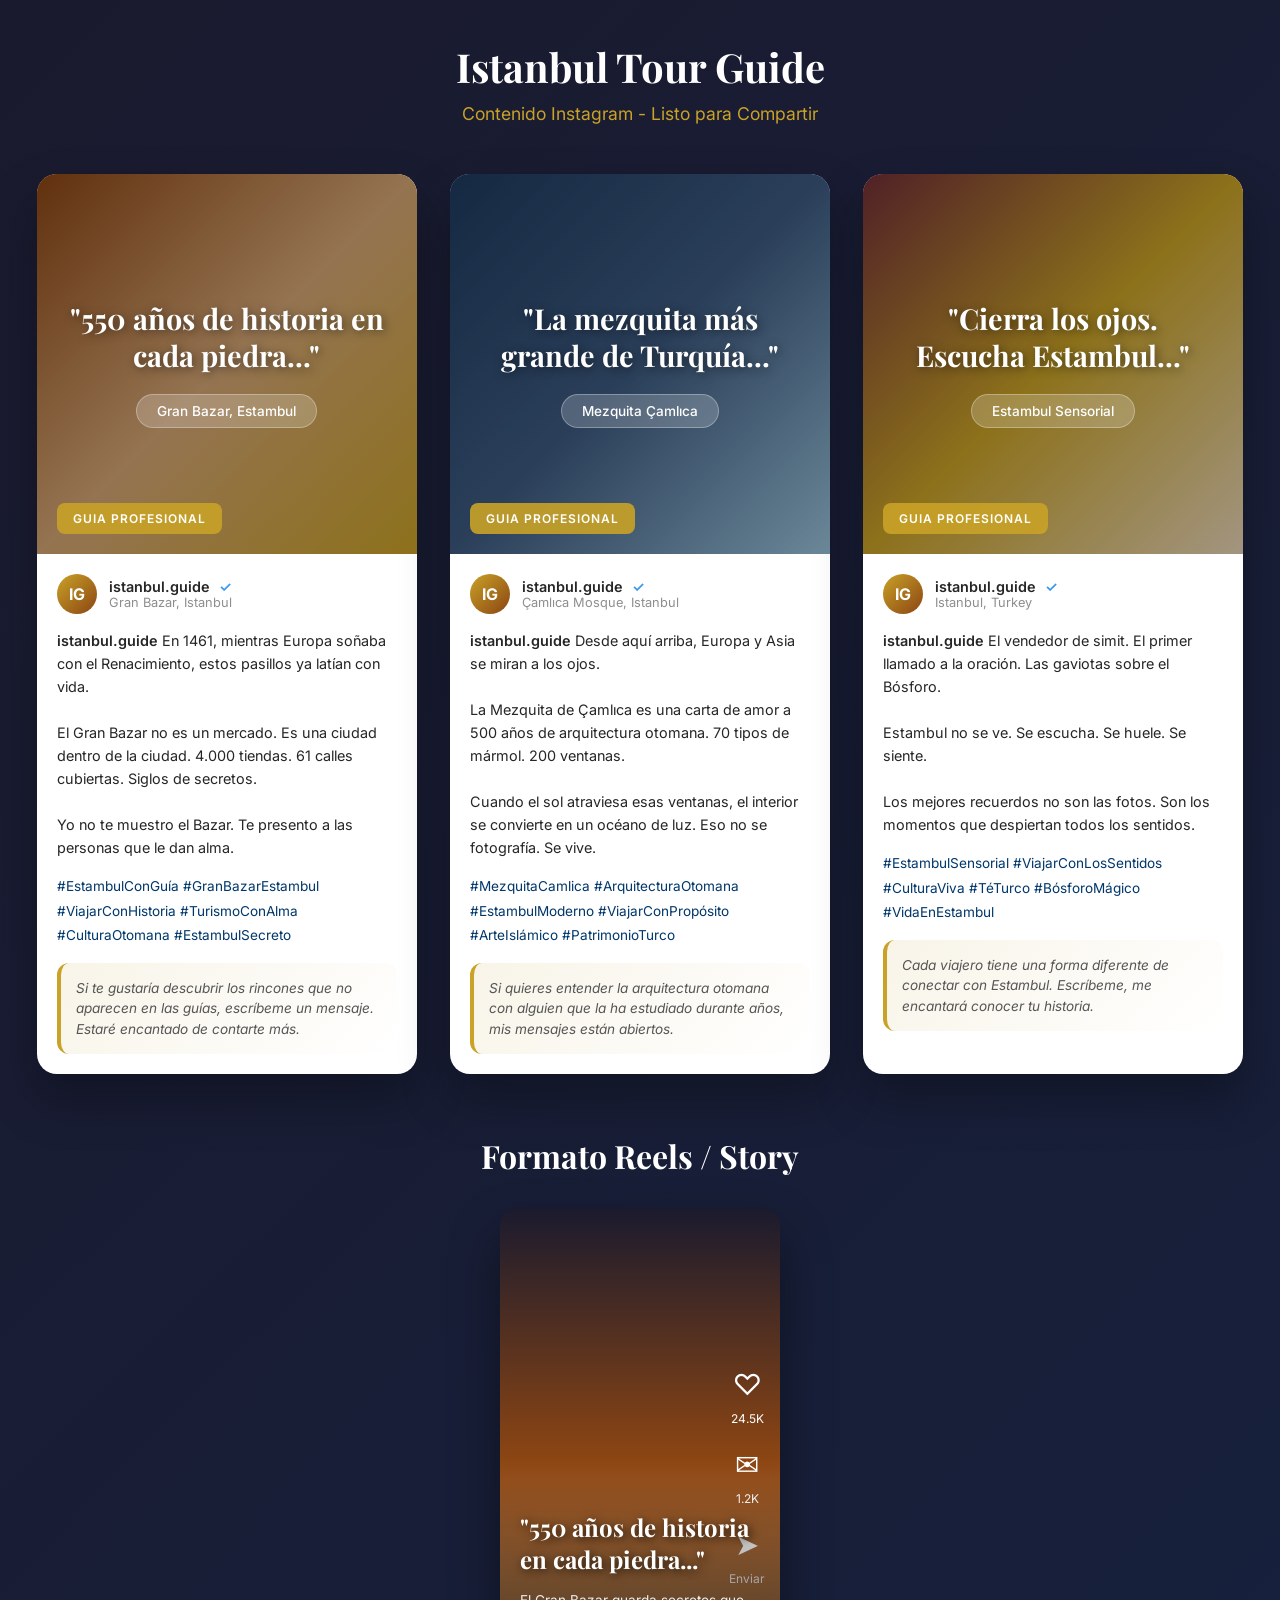
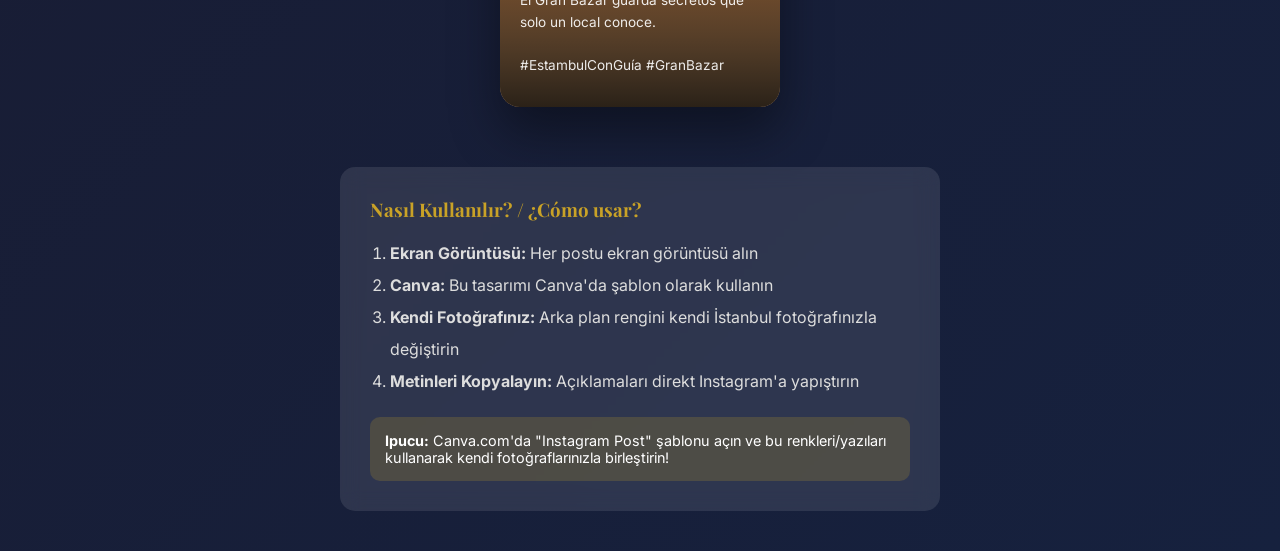
<file: instagram-posts.html>
<!DOCTYPE html>
<html lang="es">
<head>
    <meta charset="UTF-8">
    <meta name="viewport" content="width=device-width, initial-scale=1.0">
    <title>Instagram Posts - Istanbul Tour Guide</title>
    <link href="https://fonts.googleapis.com/css2?family=Playfair+Display:wght@400;600;700&family=Inter:wght@300;400;500;600&display=swap" rel="stylesheet">
    <style>
        * {
            margin: 0;
            padding: 0;
            box-sizing: border-box;
        }

        body {
            font-family: 'Inter', sans-serif;
            background: linear-gradient(135deg, #1a1a2e 0%, #16213e 100%);
            min-height: 100vh;
            padding: 40px 20px;
        }

        .container {
            max-width: 1200px;
            margin: 0 auto;
        }

        h1 {
            text-align: center;
            color: #fff;
            font-family: 'Playfair Display', serif;
            font-size: 2.5rem;
            margin-bottom: 10px;
        }

        .subtitle {
            text-align: center;
            color: #c9a227;
            margin-bottom: 50px;
            font-size: 1.1rem;
        }

        .posts-grid {
            display: grid;
            grid-template-columns: repeat(auto-fit, minmax(350px, 1fr));
            gap: 40px;
            justify-items: center;
        }

        /* Instagram Post Card */
        .instagram-post {
            width: 380px;
            background: #fff;
            border-radius: 20px;
            overflow: hidden;
            box-shadow: 0 25px 50px rgba(0,0,0,0.3);
        }

        /* Post Image Area */
        .post-image {
            width: 100%;
            height: 380px;
            position: relative;
            display: flex;
            align-items: center;
            justify-content: center;
            overflow: hidden;
        }

        .post-image::before {
            content: '';
            position: absolute;
            top: 0;
            left: 0;
            right: 0;
            bottom: 0;
            background: inherit;
            filter: brightness(0.7);
        }

        .post-1 .post-image {
            background: linear-gradient(135deg, #8B4513 0%, #D4A574 50%, #C9A227 100%);
        }

        .post-2 .post-image {
            background: linear-gradient(135deg, #1e3a5f 0%, #3d5a80 50%, #98c1d9 100%);
        }

        .post-3 .post-image {
            background: linear-gradient(135deg, #722F37 0%, #C9A227 50%, #E8D5B7 100%);
        }

        .post-image-content {
            position: relative;
            z-index: 2;
            text-align: center;
            padding: 30px;
        }

        .hook-text {
            font-family: 'Playfair Display', serif;
            font-size: 1.8rem;
            font-weight: 700;
            color: #fff;
            text-shadow: 2px 2px 10px rgba(0,0,0,0.5);
            line-height: 1.3;
            margin-bottom: 20px;
        }

        .location-badge {
            display: inline-block;
            background: rgba(255,255,255,0.2);
            backdrop-filter: blur(10px);
            padding: 8px 20px;
            border-radius: 30px;
            color: #fff;
            font-size: 0.85rem;
            font-weight: 500;
            border: 1px solid rgba(255,255,255,0.3);
        }

        .guide-badge {
            position: absolute;
            bottom: 20px;
            left: 20px;
            background: rgba(201, 162, 39, 0.9);
            color: #fff;
            padding: 8px 16px;
            border-radius: 8px;
            font-size: 0.75rem;
            font-weight: 600;
            letter-spacing: 1px;
            z-index: 3;
        }

        /* Post Content */
        .post-content {
            padding: 20px;
        }

        .post-header {
            display: flex;
            align-items: center;
            margin-bottom: 15px;
        }

        .avatar {
            width: 40px;
            height: 40px;
            border-radius: 50%;
            background: linear-gradient(135deg, #c9a227, #8B4513);
            display: flex;
            align-items: center;
            justify-content: center;
            color: #fff;
            font-weight: 700;
            font-size: 1rem;
            margin-right: 12px;
        }

        .username {
            font-weight: 600;
            color: #262626;
            font-size: 0.9rem;
        }

        .verified {
            color: #3897f0;
            margin-left: 5px;
        }

        .post-location {
            color: #8e8e8e;
            font-size: 0.8rem;
        }

        .caption {
            color: #262626;
            font-size: 0.9rem;
            line-height: 1.6;
            margin-bottom: 15px;
        }

        .caption strong {
            font-weight: 600;
        }

        .hashtags {
            color: #00376b;
            font-size: 0.85rem;
            line-height: 1.8;
        }

        .cta {
            margin-top: 15px;
            padding: 15px;
            background: linear-gradient(135deg, #f8f4e8, #fff);
            border-radius: 12px;
            border-left: 4px solid #c9a227;
        }

        .cta p {
            color: #555;
            font-size: 0.85rem;
            font-style: italic;
            line-height: 1.5;
        }

        /* Actions */
        .post-actions {
            display: flex;
            gap: 15px;
            padding: 10px 20px;
            border-top: 1px solid #efefef;
        }

        .action-icon {
            font-size: 1.5rem;
            cursor: pointer;
        }

        /* Download Instructions */
        .instructions {
            max-width: 600px;
            margin: 60px auto 0;
            background: rgba(255,255,255,0.1);
            backdrop-filter: blur(10px);
            padding: 30px;
            border-radius: 15px;
            color: #fff;
        }

        .instructions h3 {
            color: #c9a227;
            margin-bottom: 15px;
            font-family: 'Playfair Display', serif;
        }

        .instructions ol {
            margin-left: 20px;
            line-height: 2;
        }

        .instructions li {
            color: #ddd;
        }

        .tip {
            margin-top: 20px;
            padding: 15px;
            background: rgba(201, 162, 39, 0.2);
            border-radius: 10px;
            font-size: 0.9rem;
        }

        /* Reels Section */
        .reels-section {
            margin-top: 60px;
        }

        .reels-section h2 {
            text-align: center;
            color: #fff;
            font-family: 'Playfair Display', serif;
            font-size: 2rem;
            margin-bottom: 30px;
        }

        .reel-card {
            width: 280px;
            height: 500px;
            background: #000;
            border-radius: 20px;
            overflow: hidden;
            position: relative;
            margin: 0 auto;
            box-shadow: 0 25px 50px rgba(0,0,0,0.4);
        }

        .reel-1 {
            background: linear-gradient(180deg, #1a1a2e 0%, #8B4513 50%, #D4A574 100%);
        }

        .reel-content {
            position: absolute;
            bottom: 0;
            left: 0;
            right: 0;
            padding: 30px 20px;
            background: linear-gradient(transparent, rgba(0,0,0,0.8));
        }

        .reel-hook {
            font-family: 'Playfair Display', serif;
            font-size: 1.5rem;
            color: #fff;
            font-weight: 700;
            margin-bottom: 15px;
            text-shadow: 2px 2px 10px rgba(0,0,0,0.8);
        }

        .reel-caption {
            color: #fff;
            font-size: 0.85rem;
            line-height: 1.6;
            opacity: 0.9;
        }

        .reel-actions {
            position: absolute;
            right: 15px;
            bottom: 120px;
            display: flex;
            flex-direction: column;
            gap: 20px;
            align-items: center;
        }

        .reel-action {
            text-align: center;
            color: #fff;
        }

        .reel-action-icon {
            font-size: 1.8rem;
            margin-bottom: 5px;
        }

        .reel-action span {
            font-size: 0.75rem;
        }

        @media (max-width: 768px) {
            .posts-grid {
                grid-template-columns: 1fr;
            }

            .instagram-post {
                width: 100%;
                max-width: 380px;
            }

            h1 {
                font-size: 1.8rem;
            }
        }
    </style>
</head>
<body>
    <div class="container">
        <h1>Istanbul Tour Guide</h1>
        <p class="subtitle">Contenido Instagram - Listo para Compartir</p>

        <div class="posts-grid">
            <!-- POST 1: Gran Bazar -->
            <div class="instagram-post post-1">
                <div class="post-image">
                    <div class="post-image-content">
                        <div class="hook-text">"550 años de historia en cada piedra..."</div>
                        <span class="location-badge">Gran Bazar, Estambul</span>
                    </div>
                    <div class="guide-badge">GUIA PROFESIONAL</div>
                </div>
                <div class="post-content">
                    <div class="post-header">
                        <div class="avatar">IG</div>
                        <div>
                            <div class="username">istanbul.guide <span class="verified">&#10003;</span></div>
                            <div class="post-location">Gran Bazar, Istanbul</div>
                        </div>
                    </div>
                    <div class="caption">
                        <strong>istanbul.guide</strong> En 1461, mientras Europa soñaba con el Renacimiento, estos pasillos ya latían con vida.
                        <br><br>
                        El Gran Bazar no es un mercado. Es una ciudad dentro de la ciudad. 4.000 tiendas. 61 calles cubiertas. Siglos de secretos.
                        <br><br>
                        Yo no te muestro el Bazar. Te presento a las personas que le dan alma.
                    </div>
                    <div class="hashtags">
                        #EstambulConGuía #GranBazarEstambul #ViajarConHistoria #TurismoConAlma #CulturaOtomana #EstambulSecreto
                    </div>
                    <div class="cta">
                        <p>Si te gustaría descubrir los rincones que no aparecen en las guías, escríbeme un mensaje. Estaré encantado de contarte más.</p>
                    </div>
                </div>
            </div>

            <!-- POST 2: Mezquita Çamlıca -->
            <div class="instagram-post post-2">
                <div class="post-image">
                    <div class="post-image-content">
                        <div class="hook-text">"La mezquita más grande de Turquía..."</div>
                        <span class="location-badge">Mezquita Çamlıca</span>
                    </div>
                    <div class="guide-badge">GUIA PROFESIONAL</div>
                </div>
                <div class="post-content">
                    <div class="post-header">
                        <div class="avatar">IG</div>
                        <div>
                            <div class="username">istanbul.guide <span class="verified">&#10003;</span></div>
                            <div class="post-location">Çamlıca Mosque, Istanbul</div>
                        </div>
                    </div>
                    <div class="caption">
                        <strong>istanbul.guide</strong> Desde aquí arriba, Europa y Asia se miran a los ojos.
                        <br><br>
                        La Mezquita de Çamlıca es una carta de amor a 500 años de arquitectura otomana. 70 tipos de mármol. 200 ventanas.
                        <br><br>
                        Cuando el sol atraviesa esas ventanas, el interior se convierte en un océano de luz. Eso no se fotografía. Se vive.
                    </div>
                    <div class="hashtags">
                        #MezquitaCamlica #ArquitecturaOtomana #EstambulModerno #ViajarConPropósito #ArteIslámico #PatrimonioTurco
                    </div>
                    <div class="cta">
                        <p>Si quieres entender la arquitectura otomana con alguien que la ha estudiado durante años, mis mensajes están abiertos.</p>
                    </div>
                </div>
            </div>

            <!-- POST 3: Sonidos de Estambul -->
            <div class="instagram-post post-3">
                <div class="post-image">
                    <div class="post-image-content">
                        <div class="hook-text">"Cierra los ojos. Escucha Estambul..."</div>
                        <span class="location-badge">Estambul Sensorial</span>
                    </div>
                    <div class="guide-badge">GUIA PROFESIONAL</div>
                </div>
                <div class="post-content">
                    <div class="post-header">
                        <div class="avatar">IG</div>
                        <div>
                            <div class="username">istanbul.guide <span class="verified">&#10003;</span></div>
                            <div class="post-location">Istanbul, Turkey</div>
                        </div>
                    </div>
                    <div class="caption">
                        <strong>istanbul.guide</strong> El vendedor de simit. El primer llamado a la oración. Las gaviotas sobre el Bósforo.
                        <br><br>
                        Estambul no se ve. Se escucha. Se huele. Se siente.
                        <br><br>
                        Los mejores recuerdos no son las fotos. Son los momentos que despiertan todos los sentidos.
                    </div>
                    <div class="hashtags">
                        #EstambulSensorial #ViajarConLosSentidos #CulturaViva #TéTurco #BósforoMágico #VidaEnEstambul
                    </div>
                    <div class="cta">
                        <p>Cada viajero tiene una forma diferente de conectar con Estambul. Escríbeme, me encantará conocer tu historia.</p>
                    </div>
                </div>
            </div>
        </div>

        <!-- Reels Section -->
        <div class="reels-section">
            <h2>Formato Reels / Story</h2>
            <div class="reel-card reel-1">
                <div class="reel-actions">
                    <div class="reel-action">
                        <div class="reel-action-icon">&#9825;</div>
                        <span>24.5K</span>
                    </div>
                    <div class="reel-action">
                        <div class="reel-action-icon">&#9993;</div>
                        <span>1.2K</span>
                    </div>
                    <div class="reel-action">
                        <div class="reel-action-icon">&#10148;</div>
                        <span>Enviar</span>
                    </div>
                </div>
                <div class="reel-content">
                    <div class="reel-hook">"550 años de historia en cada piedra..."</div>
                    <div class="reel-caption">
                        El Gran Bazar guarda secretos que solo un local conoce.
                        <br><br>
                        #EstambulConGuía #GranBazar
                    </div>
                </div>
            </div>
        </div>

        <!-- Instructions -->
        <div class="instructions">
            <h3>Nasıl Kullanılır? / ¿Cómo usar?</h3>
            <ol>
                <li><strong>Ekran Görüntüsü:</strong> Her postu ekran görüntüsü alın</li>
                <li><strong>Canva:</strong> Bu tasarımı Canva'da şablon olarak kullanın</li>
                <li><strong>Kendi Fotoğrafınız:</strong> Arka plan rengini kendi İstanbul fotoğrafınızla değiştirin</li>
                <li><strong>Metinleri Kopyalayın:</strong> Açıklamaları direkt Instagram'a yapıştırın</li>
            </ol>
            <div class="tip">
                <strong>Ipucu:</strong> Canva.com'da "Instagram Post" şablonu açın ve bu renkleri/yazıları kullanarak kendi fotoğraflarınızla birleştirin!
            </div>
        </div>
    </div>
</body>
</html>
</file>
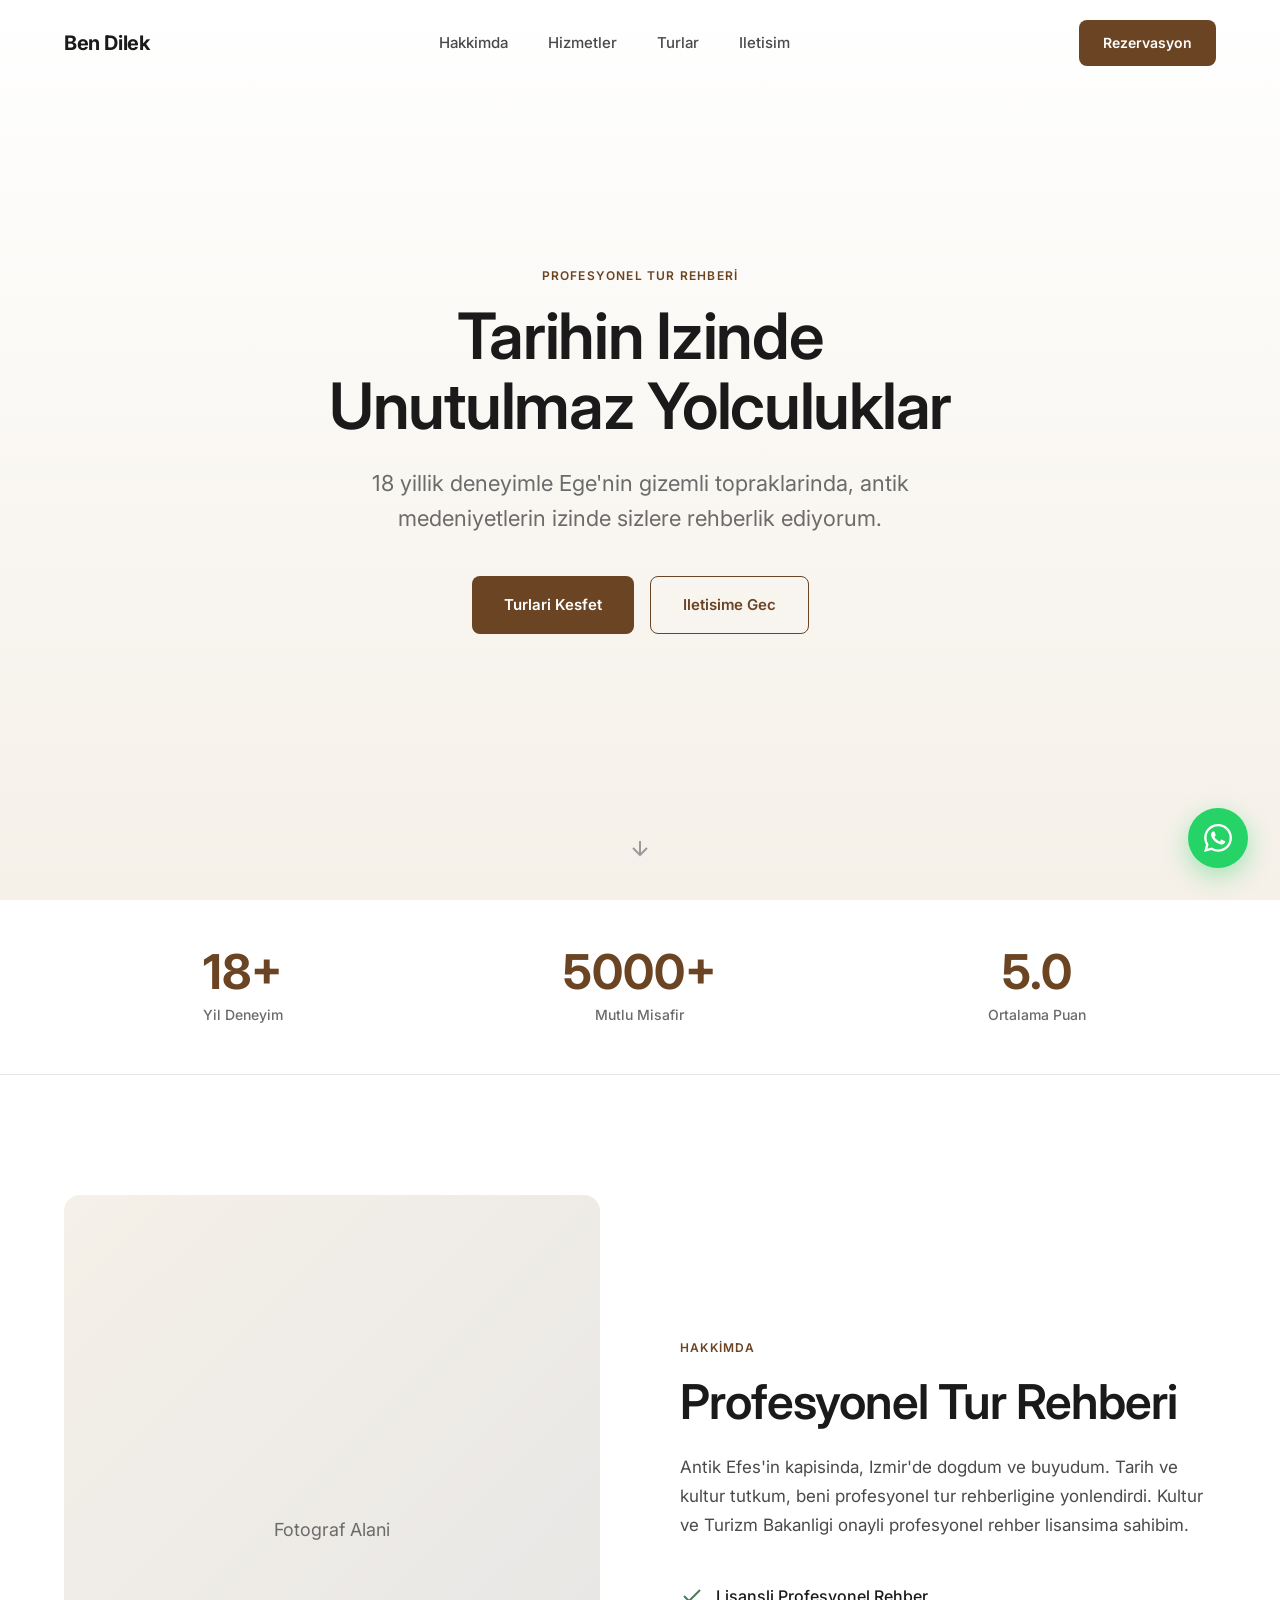
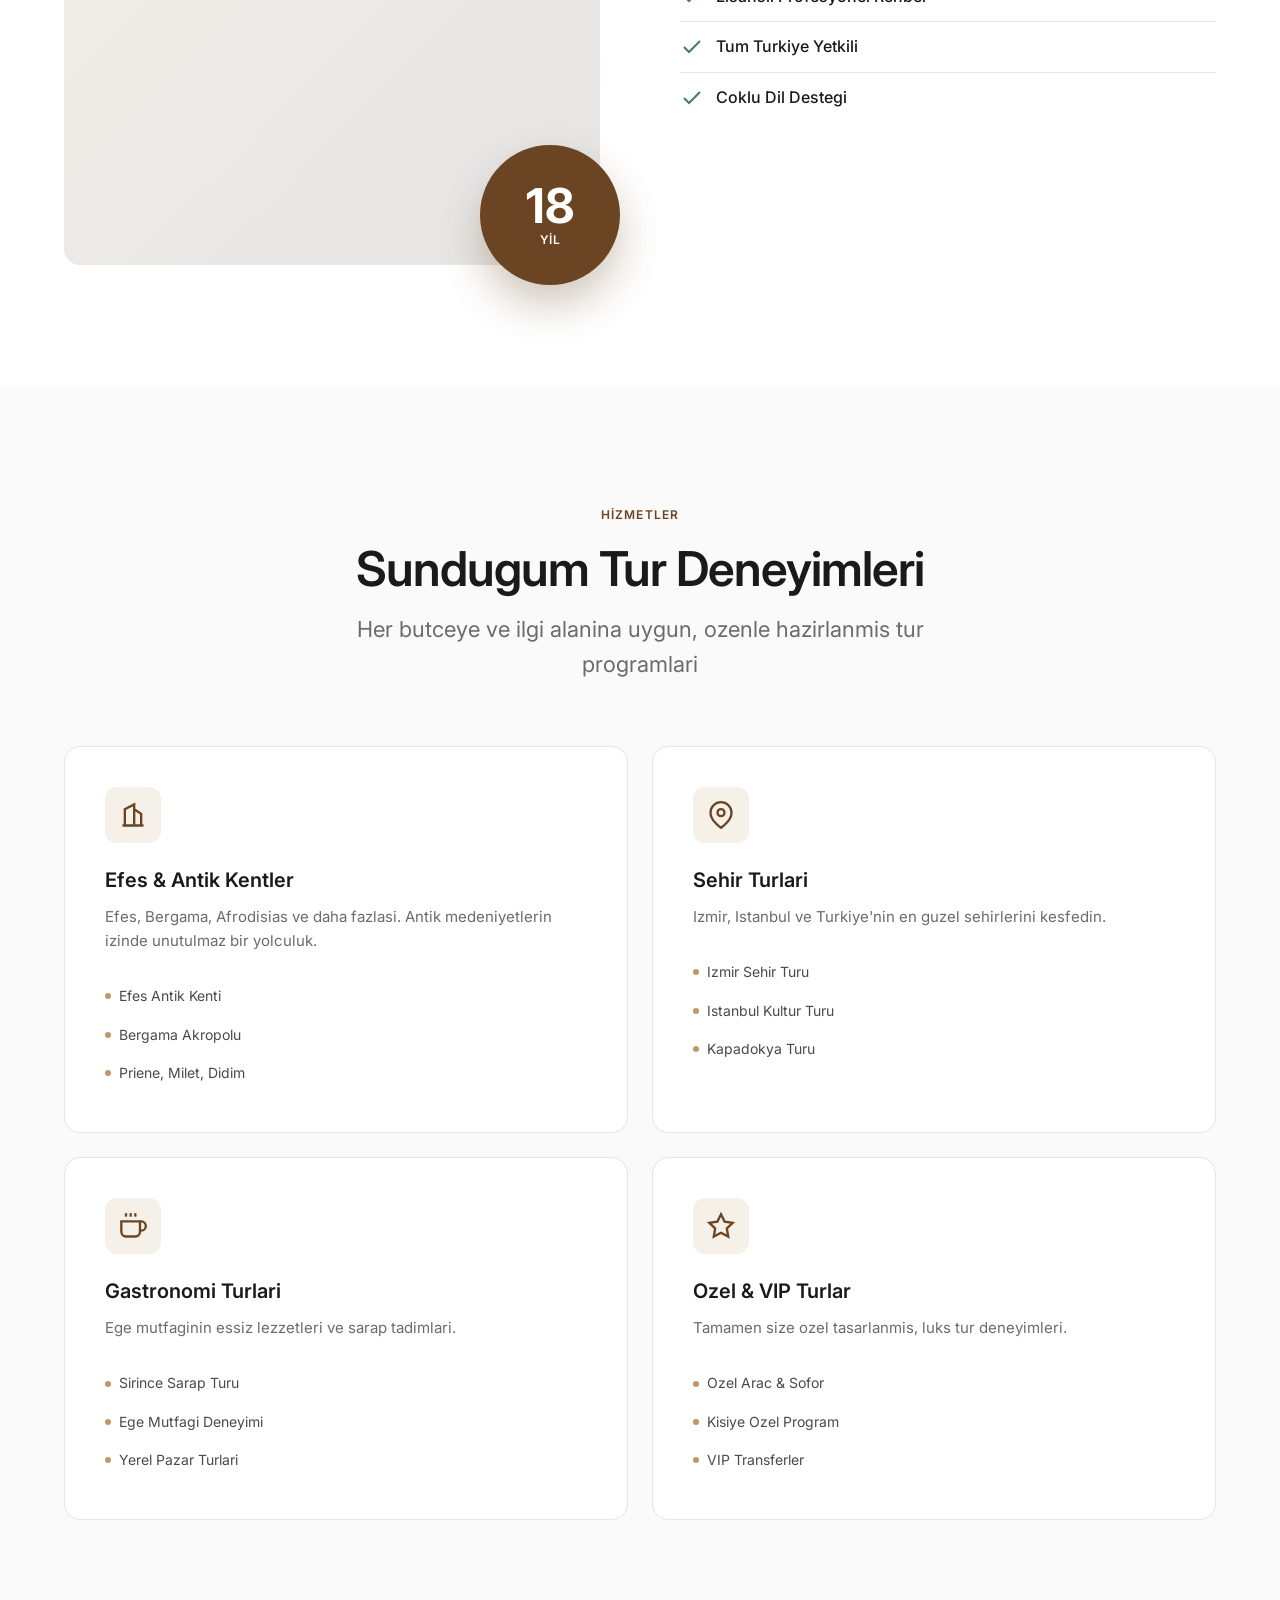
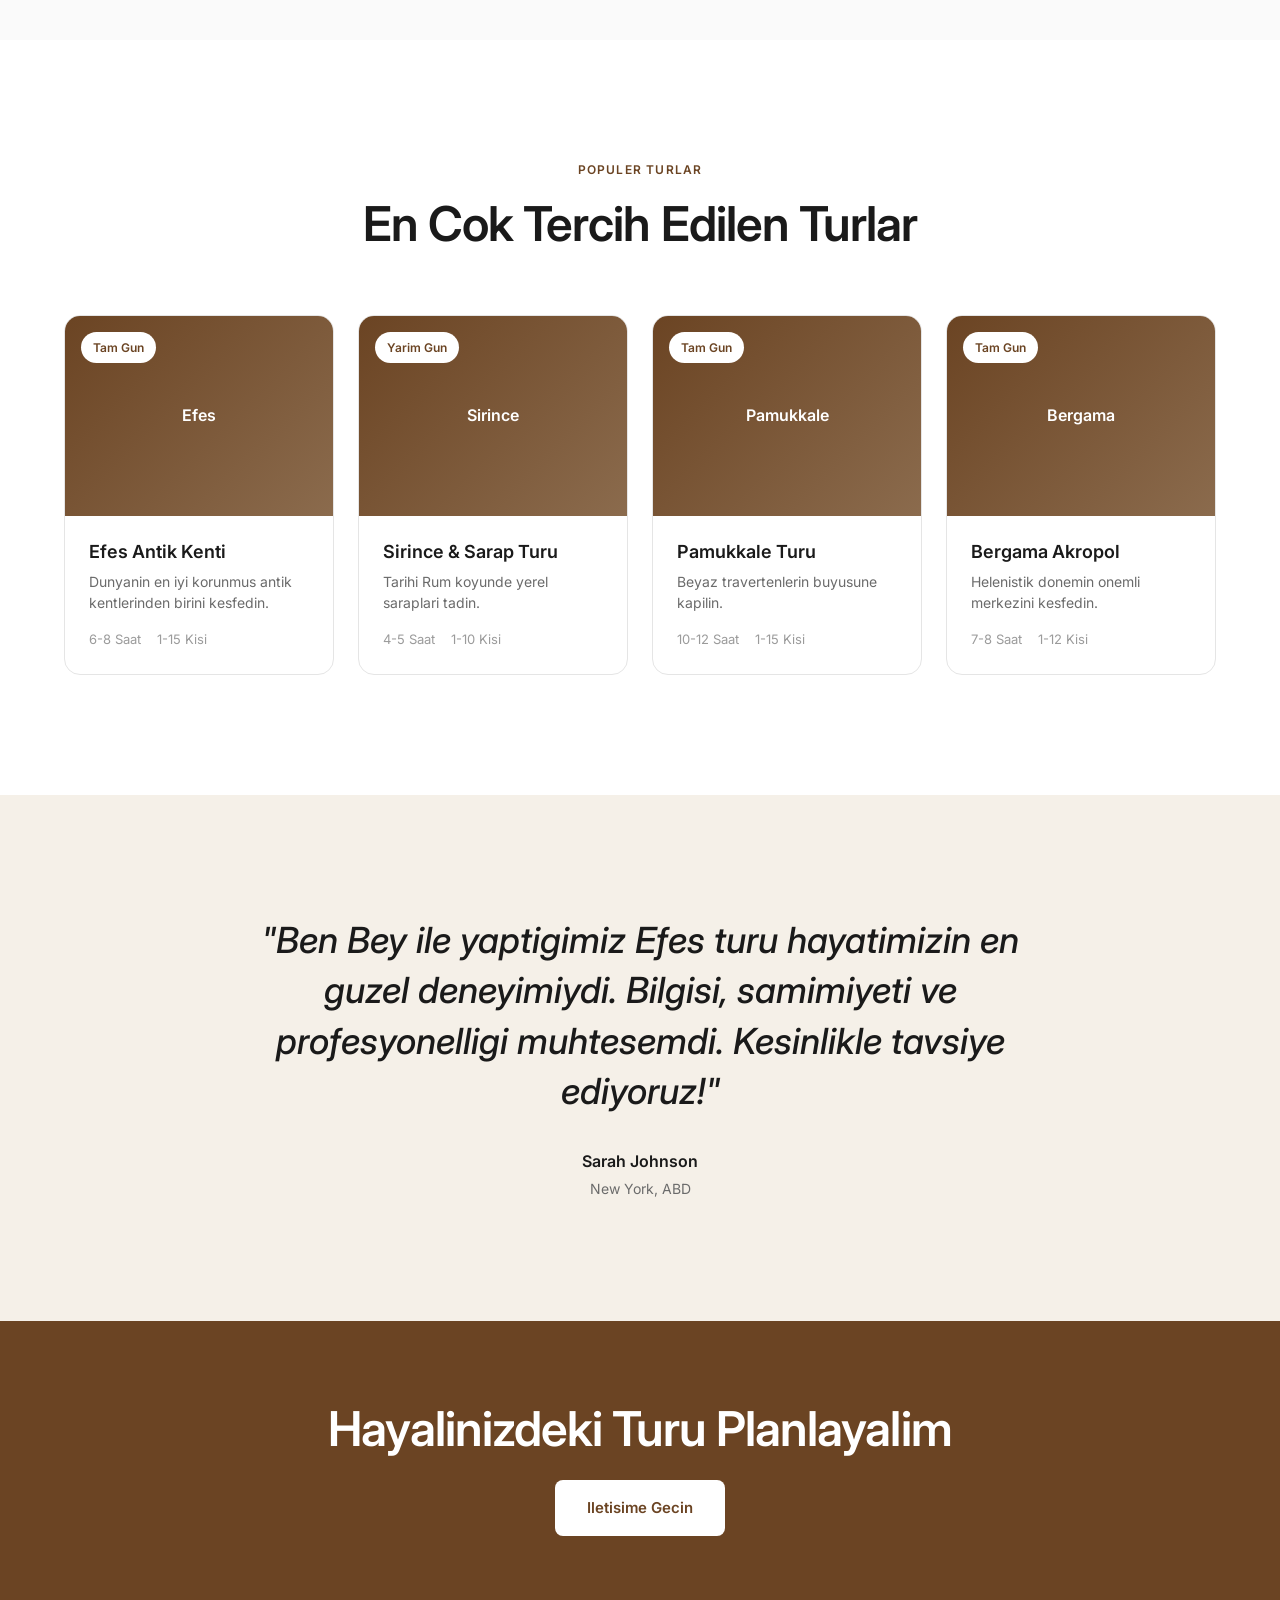
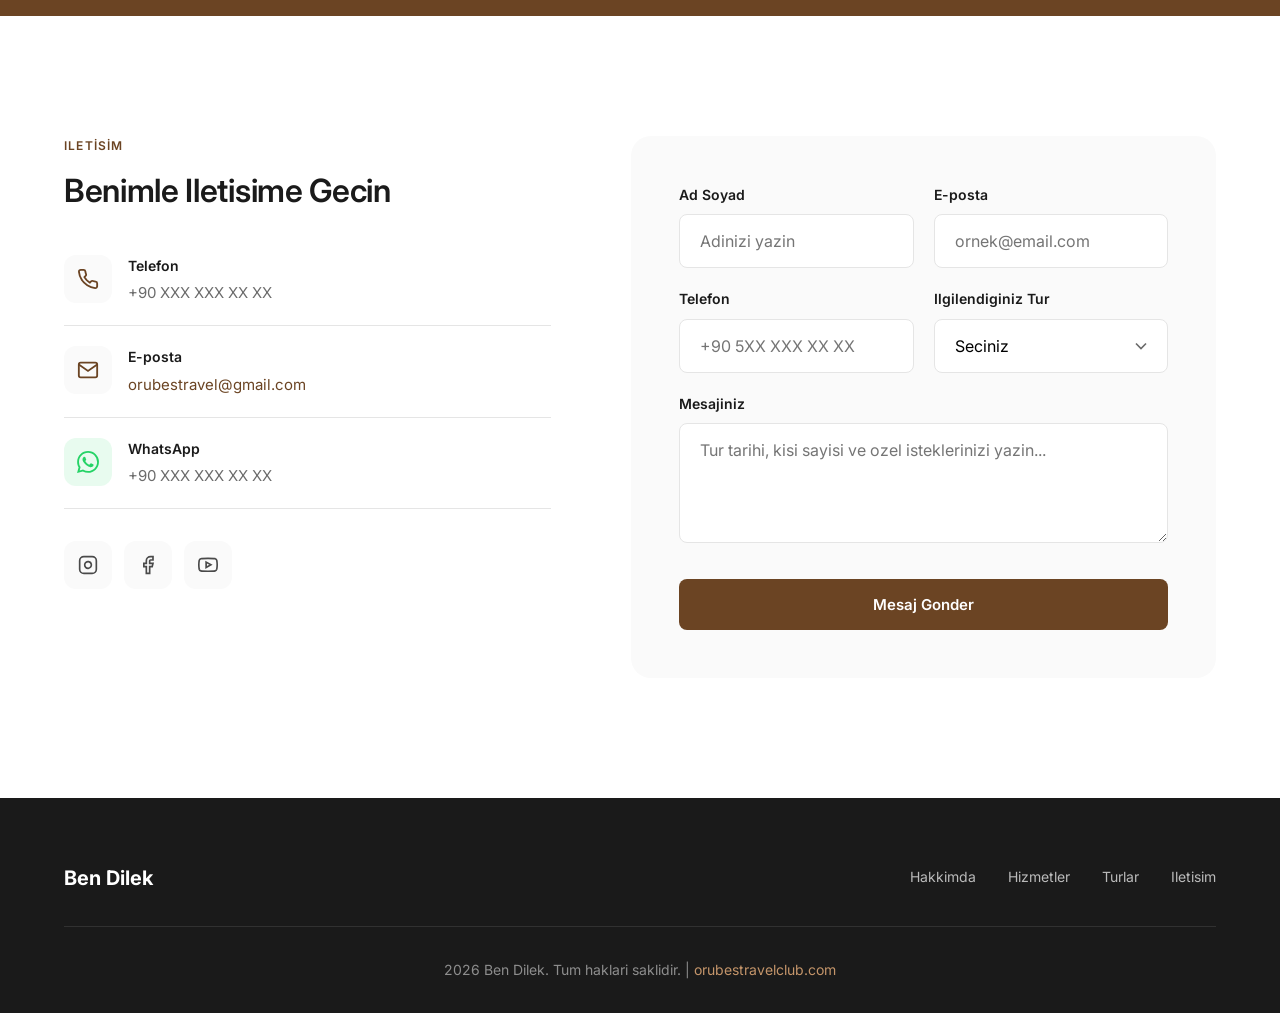
<file: premium-design.html>
<!DOCTYPE html>
<html lang="tr">
<head>
    <meta charset="UTF-8">
    <meta name="viewport" content="width=device-width, initial-scale=1.0">
    <meta name="description" content="Ben Dilek - Premium Tur Rehberi | Efes ve Ege'nin Gizemli Topraklarinda 18 Yillik Deneyim">
    <title>Ben Dilek | Premium Tur Rehberi</title>

    <!-- Google Fonts - Inter -->
    <link rel="preconnect" href="https://fonts.googleapis.com">
    <link rel="preconnect" href="https://fonts.gstatic.com" crossorigin>
    <link href="https://fonts.googleapis.com/css2?family=Inter:wght@400;500;600;700&display=swap" rel="stylesheet">

    <style>
        /* ===========================
           Premium Design System
           Modern Toprak Tonlari
           =========================== */

        :root {
            /* Primary Colors */
            --primary: #6B4423;
            --primary-dark: #4A2F18;
            --primary-light: #8B6B4D;

            /* Neutral Colors */
            --dark: #1A1A1A;
            --dark-secondary: #4A4A4A;
            --gray: #6B6B6B;
            --gray-light: #9B9B9B;
            --border: #E5E5E5;
            --bg-light: #FAFAFA;
            --bg-cream: #F5F0E8;
            --white: #FFFFFF;

            /* Accent */
            --accent: #C4956A;
            --success: #4A7C59;

            /* Typography */
            --font: 'Inter', -apple-system, BlinkMacSystemFont, sans-serif;

            /* Spacing */
            --section-padding: 120px;
            --container: 1200px;

            /* Transitions */
            --ease: cubic-bezier(0.16, 1, 0.3, 1);
        }

        /* Reset */
        *, *::before, *::after {
            margin: 0;
            padding: 0;
            box-sizing: border-box;
        }

        html {
            scroll-behavior: smooth;
        }

        body {
            font-family: var(--font);
            color: var(--dark);
            line-height: 1.6;
            background: var(--white);
            -webkit-font-smoothing: antialiased;
            -moz-osx-font-smoothing: grayscale;
        }

        ::selection {
            background: rgba(107, 68, 35, 0.15);
        }

        img {
            max-width: 100%;
            display: block;
        }

        a {
            text-decoration: none;
            color: inherit;
        }

        /* Container */
        .container {
            max-width: var(--container);
            margin: 0 auto;
            padding: 0 24px;
        }

        .container-narrow {
            max-width: 800px;
        }

        /* ===========================
           Typography
           =========================== */
        .overline {
            font-size: 12px;
            font-weight: 600;
            letter-spacing: 0.1em;
            text-transform: uppercase;
            color: var(--primary);
            margin-bottom: 16px;
        }

        h1, .h1 {
            font-size: clamp(40px, 5vw, 72px);
            font-weight: 600;
            line-height: 1.1;
            letter-spacing: -0.02em;
            color: var(--dark);
        }

        h2, .h2 {
            font-size: clamp(32px, 4vw, 48px);
            font-weight: 600;
            line-height: 1.15;
            letter-spacing: -0.02em;
            color: var(--dark);
        }

        h3, .h3 {
            font-size: clamp(24px, 3vw, 32px);
            font-weight: 600;
            line-height: 1.25;
            letter-spacing: -0.01em;
        }

        h4, .h4 {
            font-size: 20px;
            font-weight: 600;
            line-height: 1.3;
        }

        .lead {
            font-size: clamp(18px, 2vw, 22px);
            line-height: 1.6;
            color: var(--gray);
        }

        .body-text {
            font-size: 17px;
            line-height: 1.7;
            color: var(--dark-secondary);
        }

        /* ===========================
           Buttons
           =========================== */
        .btn {
            display: inline-flex;
            align-items: center;
            justify-content: center;
            gap: 8px;
            padding: 16px 32px;
            font-family: var(--font);
            font-size: 15px;
            font-weight: 600;
            border-radius: 8px;
            border: none;
            cursor: pointer;
            transition: all 0.2s var(--ease);
        }

        .btn-primary {
            background: var(--primary);
            color: var(--white);
        }

        .btn-primary:hover {
            background: var(--primary-dark);
            transform: translateY(-2px);
            box-shadow: 0 8px 24px rgba(107, 68, 35, 0.25);
        }

        .btn-secondary {
            background: transparent;
            color: var(--primary);
            border: 1.5px solid var(--primary);
        }

        .btn-secondary:hover {
            background: var(--primary);
            color: var(--white);
        }

        .btn-ghost {
            background: transparent;
            color: var(--dark);
            padding: 12px 20px;
        }

        .btn-ghost:hover {
            background: var(--bg-light);
        }

        .btn-icon {
            width: 20px;
            height: 20px;
        }

        /* ===========================
           Header
           =========================== */
        .header {
            position: fixed;
            top: 0;
            left: 0;
            right: 0;
            z-index: 1000;
            padding: 20px 0;
            transition: all 0.3s ease;
        }

        .header.scrolled {
            background: rgba(255, 255, 255, 0.95);
            backdrop-filter: blur(20px);
            -webkit-backdrop-filter: blur(20px);
            box-shadow: 0 1px 0 var(--border);
            padding: 16px 0;
        }

        .header-inner {
            display: flex;
            align-items: center;
            justify-content: space-between;
        }

        .logo {
            font-size: 20px;
            font-weight: 700;
            color: var(--dark);
            letter-spacing: -0.02em;
        }

        .nav {
            display: flex;
            align-items: center;
            gap: 40px;
        }

        .nav-link {
            font-size: 15px;
            font-weight: 500;
            color: var(--dark-secondary);
            transition: color 0.2s ease;
        }

        .nav-link:hover {
            color: var(--primary);
        }

        .header-cta {
            padding: 12px 24px;
            font-size: 14px;
        }

        .mobile-toggle {
            display: none;
            flex-direction: column;
            gap: 5px;
            background: none;
            border: none;
            cursor: pointer;
            padding: 8px;
        }

        .mobile-toggle span {
            width: 24px;
            height: 2px;
            background: var(--dark);
            border-radius: 2px;
            transition: 0.3s;
        }

        /* ===========================
           Hero Section (Apple Style)
           =========================== */
        .hero {
            min-height: 100vh;
            display: flex;
            align-items: center;
            justify-content: center;
            text-align: center;
            padding: 120px 24px;
            background: linear-gradient(180deg, var(--white) 0%, var(--bg-cream) 100%);
            position: relative;
        }

        .hero-content {
            max-width: 900px;
        }

        .hero h1 {
            margin-bottom: 24px;
        }

        .hero .lead {
            max-width: 640px;
            margin: 0 auto 40px;
        }

        .hero-buttons {
            display: flex;
            gap: 16px;
            justify-content: center;
            flex-wrap: wrap;
        }

        .scroll-indicator {
            position: absolute;
            bottom: 40px;
            left: 50%;
            transform: translateX(-50%);
            display: flex;
            flex-direction: column;
            align-items: center;
            gap: 8px;
            color: var(--gray-light);
            font-size: 13px;
            animation: bounce 2s infinite;
        }

        @keyframes bounce {
            0%, 100% { transform: translateX(-50%) translateY(0); }
            50% { transform: translateX(-50%) translateY(8px); }
        }

        /* ===========================
           Stats Bar
           =========================== */
        .stats-bar {
            padding: 48px 0;
            background: var(--white);
            border-bottom: 1px solid var(--border);
        }

        .stats-grid {
            display: grid;
            grid-template-columns: repeat(3, 1fr);
            gap: 40px;
            text-align: center;
        }

        .stat-item {
            padding: 0 20px;
        }

        .stat-number {
            font-size: 48px;
            font-weight: 700;
            color: var(--primary);
            line-height: 1;
            margin-bottom: 8px;
        }

        .stat-label {
            font-size: 14px;
            color: var(--gray);
            font-weight: 500;
        }

        /* ===========================
           Section Styles
           =========================== */
        section {
            padding: var(--section-padding) 0;
        }

        .section-header {
            margin-bottom: 64px;
        }

        .section-header.center {
            text-align: center;
        }

        .section-header .lead {
            margin-top: 16px;
            max-width: 600px;
        }

        .section-header.center .lead {
            margin-left: auto;
            margin-right: auto;
        }

        /* ===========================
           About Section (Split Layout)
           =========================== */
        .about {
            background: var(--white);
        }

        .about-grid {
            display: grid;
            grid-template-columns: 1fr 1fr;
            gap: 80px;
            align-items: center;
        }

        .about-image {
            position: relative;
        }

        .about-image-wrapper {
            aspect-ratio: 4/5;
            background: linear-gradient(135deg, var(--bg-cream) 0%, var(--border) 100%);
            border-radius: 16px;
            overflow: hidden;
            display: flex;
            align-items: center;
            justify-content: center;
            color: var(--gray);
            font-size: 18px;
        }

        .about-badge {
            position: absolute;
            bottom: -20px;
            right: -20px;
            width: 140px;
            height: 140px;
            background: var(--primary);
            border-radius: 50%;
            display: flex;
            flex-direction: column;
            align-items: center;
            justify-content: center;
            color: var(--white);
            box-shadow: 0 20px 40px rgba(107, 68, 35, 0.3);
        }

        .about-badge-number {
            font-size: 48px;
            font-weight: 700;
            line-height: 1;
        }

        .about-badge-text {
            font-size: 12px;
            font-weight: 600;
            text-transform: uppercase;
            letter-spacing: 0.05em;
        }

        .about-content h2 {
            margin-bottom: 24px;
        }

        .about-content .body-text {
            margin-bottom: 32px;
        }

        .feature-list {
            list-style: none;
        }

        .feature-item {
            display: flex;
            align-items: center;
            gap: 12px;
            padding: 12px 0;
            font-size: 16px;
            font-weight: 500;
            color: var(--dark);
            border-bottom: 1px solid var(--border);
        }

        .feature-item:last-child {
            border-bottom: none;
        }

        .feature-icon {
            width: 24px;
            height: 24px;
            color: var(--success);
        }

        /* ===========================
           Services Section
           =========================== */
        .services {
            background: var(--bg-light);
        }

        .services-grid {
            display: grid;
            grid-template-columns: repeat(2, 1fr);
            gap: 24px;
        }

        .service-card {
            background: var(--white);
            padding: 40px;
            border-radius: 16px;
            border: 1px solid var(--border);
            transition: all 0.3s var(--ease);
        }

        .service-card:hover {
            border-color: var(--accent);
            box-shadow: 0 20px 40px rgba(0, 0, 0, 0.06);
            transform: translateY(-4px);
        }

        .service-icon {
            width: 56px;
            height: 56px;
            background: var(--bg-cream);
            border-radius: 12px;
            display: flex;
            align-items: center;
            justify-content: center;
            margin-bottom: 24px;
            color: var(--primary);
        }

        .service-card h4 {
            margin-bottom: 12px;
        }

        .service-card p {
            color: var(--gray);
            font-size: 15px;
            line-height: 1.6;
            margin-bottom: 24px;
        }

        .service-features {
            list-style: none;
        }

        .service-features li {
            display: flex;
            align-items: center;
            gap: 8px;
            padding: 8px 0;
            font-size: 14px;
            color: var(--dark-secondary);
        }

        .service-features li::before {
            content: '';
            width: 6px;
            height: 6px;
            background: var(--accent);
            border-radius: 50%;
        }

        /* ===========================
           Tours Section
           =========================== */
        .tours {
            background: var(--white);
        }

        .tours-grid {
            display: grid;
            grid-template-columns: repeat(4, 1fr);
            gap: 24px;
        }

        .tour-card {
            background: var(--white);
            border-radius: 16px;
            overflow: hidden;
            border: 1px solid var(--border);
            transition: all 0.3s var(--ease);
        }

        .tour-card:hover {
            box-shadow: 0 20px 40px rgba(0, 0, 0, 0.1);
            transform: translateY(-4px);
        }

        .tour-image {
            height: 200px;
            background: linear-gradient(135deg, var(--primary) 0%, var(--primary-light) 100%);
            position: relative;
            display: flex;
            align-items: center;
            justify-content: center;
            color: var(--white);
            font-weight: 600;
        }

        .tour-tag {
            position: absolute;
            top: 16px;
            left: 16px;
            background: var(--white);
            color: var(--primary);
            padding: 6px 12px;
            border-radius: 20px;
            font-size: 12px;
            font-weight: 600;
        }

        .tour-content {
            padding: 24px;
        }

        .tour-content h4 {
            margin-bottom: 8px;
            font-size: 18px;
        }

        .tour-content p {
            color: var(--gray);
            font-size: 14px;
            line-height: 1.5;
            margin-bottom: 16px;
        }

        .tour-meta {
            display: flex;
            gap: 16px;
            font-size: 13px;
            color: var(--gray-light);
        }

        .tour-meta span {
            display: flex;
            align-items: center;
            gap: 4px;
        }

        /* ===========================
           Testimonial Section
           =========================== */
        .testimonial {
            background: var(--bg-cream);
            text-align: center;
        }

        .testimonial-content {
            max-width: 800px;
            margin: 0 auto;
        }

        .testimonial-quote {
            font-size: clamp(24px, 3vw, 36px);
            font-weight: 500;
            line-height: 1.4;
            color: var(--dark);
            margin-bottom: 32px;
            font-style: italic;
        }

        .testimonial-author {
            font-size: 16px;
            font-weight: 600;
            color: var(--dark);
        }

        .testimonial-role {
            font-size: 14px;
            color: var(--gray);
            margin-top: 4px;
        }

        /* ===========================
           CTA Section
           =========================== */
        .cta {
            background: var(--primary);
            text-align: center;
            padding: 80px 0;
        }

        .cta h2 {
            color: var(--white);
            margin-bottom: 24px;
        }

        .cta .btn-primary {
            background: var(--white);
            color: var(--primary);
        }

        .cta .btn-primary:hover {
            background: var(--bg-cream);
            box-shadow: 0 8px 24px rgba(0, 0, 0, 0.2);
        }

        /* ===========================
           Contact Section
           =========================== */
        .contact {
            background: var(--white);
        }

        .contact-grid {
            display: grid;
            grid-template-columns: 1fr 1.2fr;
            gap: 80px;
        }

        .contact-info h3 {
            margin-bottom: 24px;
        }

        .contact-item {
            display: flex;
            gap: 16px;
            padding: 20px 0;
            border-bottom: 1px solid var(--border);
        }

        .contact-item:last-of-type {
            border-bottom: none;
        }

        .contact-icon {
            width: 48px;
            height: 48px;
            background: var(--bg-light);
            border-radius: 12px;
            display: flex;
            align-items: center;
            justify-content: center;
            color: var(--primary);
            flex-shrink: 0;
        }

        .contact-item h5 {
            font-size: 14px;
            font-weight: 600;
            margin-bottom: 4px;
        }

        .contact-item p {
            font-size: 15px;
            color: var(--gray);
        }

        .contact-item a {
            color: var(--primary);
        }

        .social-links {
            display: flex;
            gap: 12px;
            margin-top: 32px;
        }

        .social-link {
            width: 48px;
            height: 48px;
            background: var(--bg-light);
            border-radius: 12px;
            display: flex;
            align-items: center;
            justify-content: center;
            color: var(--dark-secondary);
            transition: all 0.2s ease;
        }

        .social-link:hover {
            background: var(--primary);
            color: var(--white);
        }

        /* Contact Form */
        .contact-form {
            background: var(--bg-light);
            padding: 48px;
            border-radius: 20px;
        }

        .form-row {
            display: grid;
            grid-template-columns: 1fr 1fr;
            gap: 20px;
        }

        .form-group {
            margin-bottom: 20px;
        }

        .form-group.full {
            grid-column: 1 / -1;
        }

        .form-label {
            display: block;
            font-size: 14px;
            font-weight: 600;
            margin-bottom: 8px;
            color: var(--dark);
        }

        .form-input,
        .form-select,
        .form-textarea {
            width: 100%;
            padding: 16px 20px;
            border: 1.5px solid var(--border);
            border-radius: 8px;
            font-family: var(--font);
            font-size: 16px;
            background: var(--white);
            transition: all 0.2s ease;
        }

        .form-input:focus,
        .form-select:focus,
        .form-textarea:focus {
            outline: none;
            border-color: var(--primary);
            box-shadow: 0 0 0 3px rgba(107, 68, 35, 0.08);
        }

        .form-textarea {
            min-height: 120px;
            resize: vertical;
        }

        .form-select {
            appearance: none;
            background-image: url("data:image/svg+xml,%3Csvg xmlns='http://www.w3.org/2000/svg' width='20' height='20' viewBox='0 0 24 24' fill='none' stroke='%236B6B6B' stroke-width='2'%3E%3Cpolyline points='6 9 12 15 18 9'%3E%3C/polyline%3E%3C/svg%3E");
            background-repeat: no-repeat;
            background-position: right 16px center;
            cursor: pointer;
        }

        .form-submit {
            width: 100%;
            margin-top: 8px;
        }

        /* ===========================
           Footer
           =========================== */
        .footer {
            background: var(--dark);
            color: var(--white);
            padding: 64px 0 32px;
        }

        .footer-top {
            display: flex;
            justify-content: space-between;
            align-items: center;
            padding-bottom: 32px;
            border-bottom: 1px solid rgba(255, 255, 255, 0.1);
            margin-bottom: 32px;
        }

        .footer-logo {
            font-size: 20px;
            font-weight: 700;
        }

        .footer-nav {
            display: flex;
            gap: 32px;
        }

        .footer-link {
            font-size: 14px;
            color: rgba(255, 255, 255, 0.7);
            transition: color 0.2s ease;
        }

        .footer-link:hover {
            color: var(--white);
        }

        .footer-bottom {
            text-align: center;
            font-size: 14px;
            color: rgba(255, 255, 255, 0.5);
        }

        .footer-bottom a {
            color: var(--accent);
        }

        /* ===========================
           WhatsApp Float
           =========================== */
        .whatsapp-float {
            position: fixed;
            bottom: 32px;
            right: 32px;
            width: 60px;
            height: 60px;
            background: #25D366;
            border-radius: 50%;
            display: flex;
            align-items: center;
            justify-content: center;
            color: var(--white);
            box-shadow: 0 8px 24px rgba(37, 211, 102, 0.4);
            z-index: 999;
            transition: all 0.3s ease;
        }

        .whatsapp-float:hover {
            transform: scale(1.1);
            box-shadow: 0 12px 32px rgba(37, 211, 102, 0.5);
        }

        /* ===========================
           Responsive
           =========================== */
        @media (max-width: 1024px) {
            :root {
                --section-padding: 80px;
            }

            .tours-grid {
                grid-template-columns: repeat(2, 1fr);
            }

            .about-grid {
                gap: 48px;
            }
        }

        @media (max-width: 768px) {
            :root {
                --section-padding: 64px;
            }

            .nav {
                display: none;
            }

            .mobile-toggle {
                display: flex;
            }

            .header-cta {
                display: none;
            }

            .hero {
                padding: 100px 24px 80px;
            }

            .stats-grid {
                grid-template-columns: 1fr;
                gap: 24px;
            }

            .stat-item {
                padding: 16px;
                border-bottom: 1px solid var(--border);
            }

            .stat-item:last-child {
                border-bottom: none;
            }

            .about-grid {
                grid-template-columns: 1fr;
                gap: 40px;
            }

            .about-image {
                max-width: 400px;
                margin: 0 auto;
            }

            .services-grid {
                grid-template-columns: 1fr;
            }

            .tours-grid {
                grid-template-columns: 1fr;
            }

            .contact-grid {
                grid-template-columns: 1fr;
                gap: 48px;
            }

            .contact-form {
                padding: 32px 24px;
            }

            .form-row {
                grid-template-columns: 1fr;
            }

            .footer-top {
                flex-direction: column;
                gap: 24px;
                text-align: center;
            }

            .footer-nav {
                flex-wrap: wrap;
                justify-content: center;
            }
        }

        @media (max-width: 480px) {
            .hero-buttons {
                flex-direction: column;
                width: 100%;
            }

            .hero-buttons .btn {
                width: 100%;
            }

            .about-badge {
                width: 100px;
                height: 100px;
                bottom: -10px;
                right: 10px;
            }

            .about-badge-number {
                font-size: 36px;
            }

            .whatsapp-float {
                bottom: 20px;
                right: 20px;
                width: 52px;
                height: 52px;
            }
        }

        /* ===========================
           Animations
           =========================== */
        .fade-in {
            opacity: 0;
            transform: translateY(20px);
            transition: opacity 0.6s var(--ease), transform 0.6s var(--ease);
        }

        .fade-in.visible {
            opacity: 1;
            transform: translateY(0);
        }
    </style>
</head>
<body>
    <!-- Header -->
    <header class="header" id="header">
        <div class="container">
            <div class="header-inner">
                <a href="#" class="logo">Ben Dilek</a>
                <nav class="nav">
                    <a href="#hakkimda" class="nav-link">Hakkimda</a>
                    <a href="#hizmetler" class="nav-link">Hizmetler</a>
                    <a href="#turlar" class="nav-link">Turlar</a>
                    <a href="#iletisim" class="nav-link">Iletisim</a>
                </nav>
                <a href="#iletisim" class="btn btn-primary header-cta">Rezervasyon</a>
                <button class="mobile-toggle" id="mobileToggle">
                    <span></span>
                    <span></span>
                    <span></span>
                </button>
            </div>
        </div>
    </header>

    <!-- Hero Section -->
    <section class="hero">
        <div class="hero-content">
            <p class="overline">Profesyonel Tur Rehberi</p>
            <h1>Tarihin Izinde<br>Unutulmaz Yolculuklar</h1>
            <p class="lead">18 yillik deneyimle Ege'nin gizemli topraklarinda, antik medeniyetlerin izinde sizlere rehberlik ediyorum.</p>
            <div class="hero-buttons">
                <a href="#turlar" class="btn btn-primary">Turlari Kesfet</a>
                <a href="#iletisim" class="btn btn-secondary">Iletisime Gec</a>
            </div>
        </div>
        <div class="scroll-indicator">
            <svg width="24" height="24" viewBox="0 0 24 24" fill="none" stroke="currentColor" stroke-width="2">
                <path d="M12 5v14M19 12l-7 7-7-7"/>
            </svg>
        </div>
    </section>

    <!-- Stats Bar -->
    <section class="stats-bar">
        <div class="container">
            <div class="stats-grid">
                <div class="stat-item">
                    <div class="stat-number">18+</div>
                    <div class="stat-label">Yil Deneyim</div>
                </div>
                <div class="stat-item">
                    <div class="stat-number">5000+</div>
                    <div class="stat-label">Mutlu Misafir</div>
                </div>
                <div class="stat-item">
                    <div class="stat-number">5.0</div>
                    <div class="stat-label">Ortalama Puan</div>
                </div>
            </div>
        </div>
    </section>

    <!-- About Section -->
    <section class="about" id="hakkimda">
        <div class="container">
            <div class="about-grid">
                <div class="about-image">
                    <div class="about-image-wrapper">
                        Fotograf Alani
                    </div>
                    <div class="about-badge">
                        <span class="about-badge-number">18</span>
                        <span class="about-badge-text">Yil</span>
                    </div>
                </div>
                <div class="about-content">
                    <p class="overline">Hakkimda</p>
                    <h2>Profesyonel Tur Rehberi</h2>
                    <p class="body-text">Antik Efes'in kapisinda, Izmir'de dogdum ve buyudum. Tarih ve kultur tutkum, beni profesyonel tur rehberligine yonlendirdi. Kultur ve Turizm Bakanligi onayli profesyonel rehber lisansima sahibim.</p>
                    <ul class="feature-list">
                        <li class="feature-item">
                            <svg class="feature-icon" viewBox="0 0 24 24" fill="none" stroke="currentColor" stroke-width="2">
                                <polyline points="20 6 9 17 4 12"></polyline>
                            </svg>
                            Lisansli Profesyonel Rehber
                        </li>
                        <li class="feature-item">
                            <svg class="feature-icon" viewBox="0 0 24 24" fill="none" stroke="currentColor" stroke-width="2">
                                <polyline points="20 6 9 17 4 12"></polyline>
                            </svg>
                            Tum Turkiye Yetkili
                        </li>
                        <li class="feature-item">
                            <svg class="feature-icon" viewBox="0 0 24 24" fill="none" stroke="currentColor" stroke-width="2">
                                <polyline points="20 6 9 17 4 12"></polyline>
                            </svg>
                            Coklu Dil Destegi
                        </li>
                    </ul>
                </div>
            </div>
        </div>
    </section>

    <!-- Services Section -->
    <section class="services" id="hizmetler">
        <div class="container">
            <div class="section-header center">
                <p class="overline">Hizmetler</p>
                <h2>Sundugum Tur Deneyimleri</h2>
                <p class="lead">Her butceye ve ilgi alanina uygun, ozenle hazirlanmis tur programlari</p>
            </div>
            <div class="services-grid">
                <div class="service-card">
                    <div class="service-icon">
                        <svg width="28" height="28" viewBox="0 0 24 24" fill="none" stroke="currentColor" stroke-width="2">
                            <path d="M3 21h18M5 21V7l8-4v18M19 21V11l-6-4"/>
                        </svg>
                    </div>
                    <h4>Efes & Antik Kentler</h4>
                    <p>Efes, Bergama, Afrodisias ve daha fazlasi. Antik medeniyetlerin izinde unutulmaz bir yolculuk.</p>
                    <ul class="service-features">
                        <li>Efes Antik Kenti</li>
                        <li>Bergama Akropolu</li>
                        <li>Priene, Milet, Didim</li>
                    </ul>
                </div>
                <div class="service-card">
                    <div class="service-icon">
                        <svg width="28" height="28" viewBox="0 0 24 24" fill="none" stroke="currentColor" stroke-width="2">
                            <path d="M21 10c0 7-9 13-9 13s-9-6-9-13a9 9 0 0 1 18 0z"/>
                            <circle cx="12" cy="10" r="3"/>
                        </svg>
                    </div>
                    <h4>Sehir Turlari</h4>
                    <p>Izmir, Istanbul ve Turkiye'nin en guzel sehirlerini kesfedin.</p>
                    <ul class="service-features">
                        <li>Izmir Sehir Turu</li>
                        <li>Istanbul Kultur Turu</li>
                        <li>Kapadokya Turu</li>
                    </ul>
                </div>
                <div class="service-card">
                    <div class="service-icon">
                        <svg width="28" height="28" viewBox="0 0 24 24" fill="none" stroke="currentColor" stroke-width="2">
                            <path d="M18 8h1a4 4 0 0 1 0 8h-1"/>
                            <path d="M2 8h16v9a4 4 0 0 1-4 4H6a4 4 0 0 1-4-4V8z"/>
                            <line x1="6" y1="1" x2="6" y2="4"/>
                            <line x1="10" y1="1" x2="10" y2="4"/>
                            <line x1="14" y1="1" x2="14" y2="4"/>
                        </svg>
                    </div>
                    <h4>Gastronomi Turlari</h4>
                    <p>Ege mutfaginin essiz lezzetleri ve sarap tadimlari.</p>
                    <ul class="service-features">
                        <li>Sirince Sarap Turu</li>
                        <li>Ege Mutfagi Deneyimi</li>
                        <li>Yerel Pazar Turlari</li>
                    </ul>
                </div>
                <div class="service-card">
                    <div class="service-icon">
                        <svg width="28" height="28" viewBox="0 0 24 24" fill="none" stroke="currentColor" stroke-width="2">
                            <polygon points="12 2 15.09 8.26 22 9.27 17 14.14 18.18 21.02 12 17.77 5.82 21.02 7 14.14 2 9.27 8.91 8.26 12 2"/>
                        </svg>
                    </div>
                    <h4>Ozel & VIP Turlar</h4>
                    <p>Tamamen size ozel tasarlanmis, luks tur deneyimleri.</p>
                    <ul class="service-features">
                        <li>Ozel Arac & Sofor</li>
                        <li>Kisiye Ozel Program</li>
                        <li>VIP Transferler</li>
                    </ul>
                </div>
            </div>
        </div>
    </section>

    <!-- Tours Section -->
    <section class="tours" id="turlar">
        <div class="container">
            <div class="section-header center">
                <p class="overline">Populer Turlar</p>
                <h2>En Cok Tercih Edilen Turlar</h2>
            </div>
            <div class="tours-grid">
                <div class="tour-card">
                    <div class="tour-image">
                        <span class="tour-tag">Tam Gun</span>
                        Efes
                    </div>
                    <div class="tour-content">
                        <h4>Efes Antik Kenti</h4>
                        <p>Dunyanin en iyi korunmus antik kentlerinden birini kesfedin.</p>
                        <div class="tour-meta">
                            <span>6-8 Saat</span>
                            <span>1-15 Kisi</span>
                        </div>
                    </div>
                </div>
                <div class="tour-card">
                    <div class="tour-image">
                        <span class="tour-tag">Yarim Gun</span>
                        Sirince
                    </div>
                    <div class="tour-content">
                        <h4>Sirince & Sarap Turu</h4>
                        <p>Tarihi Rum koyunde yerel saraplari tadin.</p>
                        <div class="tour-meta">
                            <span>4-5 Saat</span>
                            <span>1-10 Kisi</span>
                        </div>
                    </div>
                </div>
                <div class="tour-card">
                    <div class="tour-image">
                        <span class="tour-tag">Tam Gun</span>
                        Pamukkale
                    </div>
                    <div class="tour-content">
                        <h4>Pamukkale Turu</h4>
                        <p>Beyaz travertenlerin buyusune kapilin.</p>
                        <div class="tour-meta">
                            <span>10-12 Saat</span>
                            <span>1-15 Kisi</span>
                        </div>
                    </div>
                </div>
                <div class="tour-card">
                    <div class="tour-image">
                        <span class="tour-tag">Tam Gun</span>
                        Bergama
                    </div>
                    <div class="tour-content">
                        <h4>Bergama Akropol</h4>
                        <p>Helenistik donemin onemli merkezini kesfedin.</p>
                        <div class="tour-meta">
                            <span>7-8 Saat</span>
                            <span>1-12 Kisi</span>
                        </div>
                    </div>
                </div>
            </div>
        </div>
    </section>

    <!-- Testimonial Section -->
    <section class="testimonial">
        <div class="container">
            <div class="testimonial-content">
                <p class="testimonial-quote">"Ben Bey ile yaptigimiz Efes turu hayatimizin en guzel deneyimiydi. Bilgisi, samimiyeti ve profesyonelligi muhtesemdi. Kesinlikle tavsiye ediyoruz!"</p>
                <p class="testimonial-author">Sarah Johnson</p>
                <p class="testimonial-role">New York, ABD</p>
            </div>
        </div>
    </section>

    <!-- CTA Section -->
    <section class="cta">
        <div class="container">
            <h2>Hayalinizdeki Turu Planlayalim</h2>
            <a href="#iletisim" class="btn btn-primary">Iletisime Gecin</a>
        </div>
    </section>

    <!-- Contact Section -->
    <section class="contact" id="iletisim">
        <div class="container">
            <div class="contact-grid">
                <div class="contact-info">
                    <p class="overline">Iletisim</p>
                    <h3>Benimle Iletisime Gecin</h3>

                    <div class="contact-item">
                        <div class="contact-icon">
                            <svg width="22" height="22" viewBox="0 0 24 24" fill="none" stroke="currentColor" stroke-width="2">
                                <path d="M22 16.92v3a2 2 0 0 1-2.18 2 19.79 19.79 0 0 1-8.63-3.07 19.5 19.5 0 0 1-6-6 19.79 19.79 0 0 1-3.07-8.67A2 2 0 0 1 4.11 2h3a2 2 0 0 1 2 1.72 12.84 12.84 0 0 0 .7 2.81 2 2 0 0 1-.45 2.11L8.09 9.91a16 16 0 0 0 6 6l1.27-1.27a2 2 0 0 1 2.11-.45 12.84 12.84 0 0 0 2.81.7A2 2 0 0 1 22 16.92z"/>
                            </svg>
                        </div>
                        <div>
                            <h5>Telefon</h5>
                            <p>+90 XXX XXX XX XX</p>
                        </div>
                    </div>

                    <div class="contact-item">
                        <div class="contact-icon">
                            <svg width="22" height="22" viewBox="0 0 24 24" fill="none" stroke="currentColor" stroke-width="2">
                                <path d="M4 4h16c1.1 0 2 .9 2 2v12c0 1.1-.9 2-2 2H4c-1.1 0-2-.9-2-2V6c0-1.1.9-2 2-2z"/>
                                <polyline points="22,6 12,13 2,6"/>
                            </svg>
                        </div>
                        <div>
                            <h5>E-posta</h5>
                            <p><a href="mailto:orubestravel@gmail.com">orubestravel@gmail.com</a></p>
                        </div>
                    </div>

                    <div class="contact-item">
                        <div class="contact-icon" style="background: rgba(37, 211, 102, 0.1); color: #25D366;">
                            <svg width="22" height="22" viewBox="0 0 24 24" fill="currentColor">
                                <path d="M17.472 14.382c-.297-.149-1.758-.867-2.03-.967-.273-.099-.471-.148-.67.15-.197.297-.767.966-.94 1.164-.173.199-.347.223-.644.075-.297-.15-1.255-.463-2.39-1.475-.883-.788-1.48-1.761-1.653-2.059-.173-.297-.018-.458.13-.606.134-.133.298-.347.446-.52.149-.174.198-.298.298-.497.099-.198.05-.371-.025-.52-.075-.149-.669-1.612-.916-2.207-.242-.579-.487-.5-.669-.51-.173-.008-.371-.01-.57-.01-.198 0-.52.074-.792.372-.272.297-1.04 1.016-1.04 2.479 0 1.462 1.065 2.875 1.213 3.074.149.198 2.096 3.2 5.077 4.487.709.306 1.262.489 1.694.625.712.227 1.36.195 1.871.118.571-.085 1.758-.719 2.006-1.413.248-.694.248-1.289.173-1.413-.074-.124-.272-.198-.57-.347m-5.421 7.403h-.004a9.87 9.87 0 01-5.031-1.378l-.361-.214-3.741.982.998-3.648-.235-.374a9.86 9.86 0 01-1.51-5.26c.001-5.45 4.436-9.884 9.888-9.884 2.64 0 5.122 1.03 6.988 2.898a9.825 9.825 0 012.893 6.994c-.003 5.45-4.437 9.884-9.885 9.884m8.413-18.297A11.815 11.815 0 0012.05 0C5.495 0 .16 5.335.157 11.892c0 2.096.547 4.142 1.588 5.945L.057 24l6.305-1.654a11.882 11.882 0 005.683 1.448h.005c6.554 0 11.89-5.335 11.893-11.893a11.821 11.821 0 00-3.48-8.413z"/>
                            </svg>
                        </div>
                        <div>
                            <h5>WhatsApp</h5>
                            <p>+90 XXX XXX XX XX</p>
                        </div>
                    </div>

                    <div class="social-links">
                        <a href="#" class="social-link" aria-label="Instagram">
                            <svg width="20" height="20" viewBox="0 0 24 24" fill="none" stroke="currentColor" stroke-width="2">
                                <rect x="2" y="2" width="20" height="20" rx="5" ry="5"/>
                                <path d="M16 11.37A4 4 0 1 1 12.63 8 4 4 0 0 1 16 11.37z"/>
                                <line x1="17.5" y1="6.5" x2="17.51" y2="6.5"/>
                            </svg>
                        </a>
                        <a href="#" class="social-link" aria-label="Facebook">
                            <svg width="20" height="20" viewBox="0 0 24 24" fill="none" stroke="currentColor" stroke-width="2">
                                <path d="M18 2h-3a5 5 0 0 0-5 5v3H7v4h3v8h4v-8h3l1-4h-4V7a1 1 0 0 1 1-1h3z"/>
                            </svg>
                        </a>
                        <a href="#" class="social-link" aria-label="YouTube">
                            <svg width="20" height="20" viewBox="0 0 24 24" fill="none" stroke="currentColor" stroke-width="2">
                                <path d="M22.54 6.42a2.78 2.78 0 0 0-1.94-2C18.88 4 12 4 12 4s-6.88 0-8.6.46a2.78 2.78 0 0 0-1.94 2A29 29 0 0 0 1 11.75a29 29 0 0 0 .46 5.33A2.78 2.78 0 0 0 3.4 19c1.72.46 8.6.46 8.6.46s6.88 0 8.6-.46a2.78 2.78 0 0 0 1.94-2 29 29 0 0 0 .46-5.25 29 29 0 0 0-.46-5.33z"/>
                                <polygon points="9.75 15.02 15.5 11.75 9.75 8.48 9.75 15.02"/>
                            </svg>
                        </a>
                    </div>
                </div>

                <form class="contact-form">
                    <div class="form-row">
                        <div class="form-group">
                            <label class="form-label">Ad Soyad</label>
                            <input type="text" class="form-input" placeholder="Adinizi yazin">
                        </div>
                        <div class="form-group">
                            <label class="form-label">E-posta</label>
                            <input type="email" class="form-input" placeholder="ornek@email.com">
                        </div>
                    </div>
                    <div class="form-row">
                        <div class="form-group">
                            <label class="form-label">Telefon</label>
                            <input type="tel" class="form-input" placeholder="+90 5XX XXX XX XX">
                        </div>
                        <div class="form-group">
                            <label class="form-label">Ilgilendiginiz Tur</label>
                            <select class="form-select">
                                <option value="">Seciniz</option>
                                <option value="efes">Efes Antik Kenti</option>
                                <option value="sirince">Sirince & Sarap</option>
                                <option value="pamukkale">Pamukkale</option>
                                <option value="bergama">Bergama</option>
                                <option value="vip">Ozel/VIP Tur</option>
                            </select>
                        </div>
                    </div>
                    <div class="form-group full">
                        <label class="form-label">Mesajiniz</label>
                        <textarea class="form-textarea" placeholder="Tur tarihi, kisi sayisi ve ozel isteklerinizi yazin..."></textarea>
                    </div>
                    <button type="submit" class="btn btn-primary form-submit">Mesaj Gonder</button>
                </form>
            </div>
        </div>
    </section>

    <!-- Footer -->
    <footer class="footer">
        <div class="container">
            <div class="footer-top">
                <span class="footer-logo">Ben Dilek</span>
                <nav class="footer-nav">
                    <a href="#hakkimda" class="footer-link">Hakkimda</a>
                    <a href="#hizmetler" class="footer-link">Hizmetler</a>
                    <a href="#turlar" class="footer-link">Turlar</a>
                    <a href="#iletisim" class="footer-link">Iletisim</a>
                </nav>
            </div>
            <div class="footer-bottom">
                <p>2026 Ben Dilek. Tum haklari saklidir. | <a href="https://www.orubestravelclub.com" target="_blank">orubestravelclub.com</a></p>
            </div>
        </div>
    </footer>

    <!-- WhatsApp Float -->
    <a href="https://wa.me/90XXXXXXXXXX" class="whatsapp-float" target="_blank" aria-label="WhatsApp">
        <svg width="28" height="28" viewBox="0 0 24 24" fill="currentColor">
            <path d="M17.472 14.382c-.297-.149-1.758-.867-2.03-.967-.273-.099-.471-.148-.67.15-.197.297-.767.966-.94 1.164-.173.199-.347.223-.644.075-.297-.15-1.255-.463-2.39-1.475-.883-.788-1.48-1.761-1.653-2.059-.173-.297-.018-.458.13-.606.134-.133.298-.347.446-.52.149-.174.198-.298.298-.497.099-.198.05-.371-.025-.52-.075-.149-.669-1.612-.916-2.207-.242-.579-.487-.5-.669-.51-.173-.008-.371-.01-.57-.01-.198 0-.52.074-.792.372-.272.297-1.04 1.016-1.04 2.479 0 1.462 1.065 2.875 1.213 3.074.149.198 2.096 3.2 5.077 4.487.709.306 1.262.489 1.694.625.712.227 1.36.195 1.871.118.571-.085 1.758-.719 2.006-1.413.248-.694.248-1.289.173-1.413-.074-.124-.272-.198-.57-.347m-5.421 7.403h-.004a9.87 9.87 0 01-5.031-1.378l-.361-.214-3.741.982.998-3.648-.235-.374a9.86 9.86 0 01-1.51-5.26c.001-5.45 4.436-9.884 9.888-9.884 2.64 0 5.122 1.03 6.988 2.898a9.825 9.825 0 012.893 6.994c-.003 5.45-4.437 9.884-9.885 9.884m8.413-18.297A11.815 11.815 0 0012.05 0C5.495 0 .16 5.335.157 11.892c0 2.096.547 4.142 1.588 5.945L.057 24l6.305-1.654a11.882 11.882 0 005.683 1.448h.005c6.554 0 11.89-5.335 11.893-11.893a11.821 11.821 0 00-3.48-8.413z"/>
        </svg>
    </a>

    <script>
        // Header scroll effect
        const header = document.getElementById('header');
        window.addEventListener('scroll', () => {
            if (window.scrollY > 50) {
                header.classList.add('scrolled');
            } else {
                header.classList.remove('scrolled');
            }
        });

        // Smooth scroll
        document.querySelectorAll('a[href^="#"]').forEach(anchor => {
            anchor.addEventListener('click', function(e) {
                e.preventDefault();
                const target = document.querySelector(this.getAttribute('href'));
                if (target) {
                    target.scrollIntoView({ behavior: 'smooth', block: 'start' });
                }
            });
        });

        // Fade in animation
        const observerOptions = { threshold: 0.1, rootMargin: '0px 0px -50px 0px' };
        const observer = new IntersectionObserver((entries) => {
            entries.forEach(entry => {
                if (entry.isIntersecting) {
                    entry.target.classList.add('visible');
                }
            });
        }, observerOptions);

        document.querySelectorAll('.service-card, .tour-card, .stat-item, .about-content').forEach(el => {
            el.classList.add('fade-in');
            observer.observe(el);
        });
    </script>
</body>
</html>
</file>
<file: style.css>
/* ===========================
   ESL Dijital - Modern Digital Agency CSS
   Professional & Clean Design
   =========================== */

/* CSS Reset & Base */
*, *::before, *::after {
    margin: 0;
    padding: 0;
    box-sizing: border-box;
}

:root {
    /* Primary Colors - Modern Blue-Purple */
    --primary: #4f46e5;
    --primary-light: #6366f1;
    --primary-dark: #4338ca;
    --primary-gradient: linear-gradient(135deg, #4f46e5 0%, #7c3aed 100%);

    /* Secondary Colors */
    --secondary: #06b6d4;
    --accent: #f59e0b;
    --success: #10b981;
    --warning: #f59e0b;
    --error: #ef4444;

    /* Neutral Colors */
    --dark: #0f172a;
    --dark-soft: #1e293b;
    --gray-900: #111827;
    --gray-800: #1f2937;
    --gray-700: #374151;
    --gray-600: #4b5563;
    --gray-500: #6b7280;
    --gray-400: #9ca3af;
    --gray-300: #d1d5db;
    --gray-200: #e5e7eb;
    --gray-100: #f3f4f6;
    --gray-50: #f9fafb;
    --white: #ffffff;

    /* Typography */
    --font-primary: 'Plus Jakarta Sans', -apple-system, BlinkMacSystemFont, 'Segoe UI', sans-serif;
    --font-size-xs: 0.75rem;
    --font-size-sm: 0.875rem;
    --font-size-base: 1rem;
    --font-size-lg: 1.125rem;
    --font-size-xl: 1.25rem;
    --font-size-2xl: 1.5rem;
    --font-size-3xl: 1.875rem;
    --font-size-4xl: 2.25rem;
    --font-size-5xl: 3rem;
    --font-size-6xl: 3.75rem;

    /* Spacing */
    --section-padding: 100px 0;
    --container-width: 1280px;
    --container-padding: 24px;

    /* Border Radius */
    --radius-sm: 6px;
    --radius-md: 10px;
    --radius-lg: 16px;
    --radius-xl: 24px;
    --radius-full: 9999px;

    /* Shadows */
    --shadow-sm: 0 1px 2px 0 rgba(0, 0, 0, 0.05);
    --shadow-md: 0 4px 6px -1px rgba(0, 0, 0, 0.1), 0 2px 4px -1px rgba(0, 0, 0, 0.06);
    --shadow-lg: 0 10px 15px -3px rgba(0, 0, 0, 0.1), 0 4px 6px -2px rgba(0, 0, 0, 0.05);
    --shadow-xl: 0 20px 25px -5px rgba(0, 0, 0, 0.1), 0 10px 10px -5px rgba(0, 0, 0, 0.04);
    --shadow-2xl: 0 25px 50px -12px rgba(0, 0, 0, 0.25);
    --shadow-primary: 0 10px 40px -10px rgba(79, 70, 229, 0.5);

    /* Transitions */
    --transition-fast: 150ms ease;
    --transition-base: 300ms ease;
    --transition-slow: 500ms ease;
    --transition-bounce: 500ms cubic-bezier(0.68, -0.55, 0.265, 1.55);
}

html {
    scroll-behavior: smooth;
    scroll-padding-top: 80px;
}

body {
    font-family: var(--font-primary);
    font-size: var(--font-size-base);
    color: var(--gray-700);
    line-height: 1.7;
    background: var(--white);
    overflow-x: hidden;
    -webkit-font-smoothing: antialiased;
    -moz-osx-font-smoothing: grayscale;
}

.container {
    max-width: var(--container-width);
    margin: 0 auto;
    padding: 0 var(--container-padding);
}

img {
    max-width: 100%;
    display: block;
}

a {
    text-decoration: none;
    color: inherit;
    transition: var(--transition-base);
}

ul {
    list-style: none;
}

/* ===========================
   Preloader
   =========================== */
.preloader {
    position: fixed;
    top: 0;
    left: 0;
    width: 100%;
    height: 100%;
    background: var(--white);
    display: flex;
    align-items: center;
    justify-content: center;
    z-index: 9999;
    transition: opacity 0.5s, visibility 0.5s;
}

.preloader.hidden {
    opacity: 0;
    visibility: hidden;
}

.loader {
    position: relative;
}

.loader-text {
    font-size: var(--font-size-4xl);
    font-weight: 800;
    background: var(--primary-gradient);
    -webkit-background-clip: text;
    -webkit-text-fill-color: transparent;
    background-clip: text;
    animation: pulse 1.5s ease-in-out infinite;
}

@keyframes pulse {
    0%, 100% { opacity: 1; transform: scale(1); }
    50% { opacity: 0.5; transform: scale(0.95); }
}

/* ===========================
   Navigation
   =========================== */
.navbar {
    position: fixed;
    top: 0;
    left: 0;
    width: 100%;
    background: rgba(255, 255, 255, 0.95);
    backdrop-filter: blur(20px);
    -webkit-backdrop-filter: blur(20px);
    z-index: 1000;
    padding: 16px 0;
    transition: var(--transition-base);
    border-bottom: 1px solid transparent;
}

.navbar.scrolled {
    padding: 12px 0;
    border-bottom-color: var(--gray-200);
    box-shadow: var(--shadow-md);
}

.navbar .container {
    display: flex;
    justify-content: space-between;
    align-items: center;
}

.logo {
    display: flex;
    align-items: baseline;
    gap: 4px;
}

.logo-text {
    font-size: var(--font-size-2xl);
    font-weight: 800;
    background: var(--primary-gradient);
    -webkit-background-clip: text;
    -webkit-text-fill-color: transparent;
    background-clip: text;
}

.logo-sub {
    font-size: var(--font-size-lg);
    font-weight: 500;
    color: var(--gray-600);
}

.nav-menu {
    display: flex;
    align-items: center;
    gap: 8px;
}

.nav-link {
    padding: 10px 18px;
    font-size: var(--font-size-sm);
    font-weight: 500;
    color: var(--gray-600);
    border-radius: var(--radius-full);
    transition: var(--transition-fast);
}

.nav-link:hover,
.nav-link.active {
    color: var(--primary);
    background: rgba(79, 70, 229, 0.08);
}

.nav-link.nav-cta {
    background: var(--primary);
    color: var(--white);
    margin-left: 8px;
}

.nav-link.nav-cta:hover {
    background: var(--primary-dark);
    transform: translateY(-2px);
    box-shadow: var(--shadow-primary);
}

.hamburger {
    display: none;
    flex-direction: column;
    gap: 5px;
    padding: 8px;
    background: none;
    border: none;
    cursor: pointer;
}

.hamburger span {
    width: 24px;
    height: 2px;
    background: var(--gray-700);
    border-radius: 2px;
    transition: var(--transition-base);
}

.hamburger.active span:nth-child(1) {
    transform: rotate(45deg) translate(5px, 5px);
}

.hamburger.active span:nth-child(2) {
    opacity: 0;
}

.hamburger.active span:nth-child(3) {
    transform: rotate(-45deg) translate(5px, -5px);
}

/* ===========================
   Hero Section
   =========================== */
.hero {
    position: relative;
    min-height: 100vh;
    display: flex;
    align-items: center;
    padding: 120px 0 80px;
    overflow: hidden;
}

.hero-bg {
    position: absolute;
    top: 0;
    left: 0;
    width: 100%;
    height: 100%;
    overflow: hidden;
    z-index: -1;
}

.hero-shape {
    position: absolute;
    border-radius: 50%;
    filter: blur(80px);
    opacity: 0.5;
}

.shape-1 {
    width: 600px;
    height: 600px;
    background: rgba(79, 70, 229, 0.3);
    top: -200px;
    right: -200px;
    animation: float 20s ease-in-out infinite;
}

.shape-2 {
    width: 400px;
    height: 400px;
    background: rgba(6, 182, 212, 0.3);
    bottom: -100px;
    left: -100px;
    animation: float 15s ease-in-out infinite reverse;
}

.shape-3 {
    width: 300px;
    height: 300px;
    background: rgba(245, 158, 11, 0.2);
    top: 50%;
    left: 50%;
    animation: float 18s ease-in-out infinite;
}

@keyframes float {
    0%, 100% { transform: translate(0, 0) scale(1); }
    25% { transform: translate(30px, -30px) scale(1.05); }
    50% { transform: translate(-20px, 20px) scale(0.95); }
    75% { transform: translate(20px, 10px) scale(1.02); }
}

.hero .container {
    display: grid;
    grid-template-columns: 1fr 1fr;
    gap: 60px;
    align-items: center;
}

.hero-content {
    animation: fadeInUp 0.8s ease forwards;
}

@keyframes fadeInUp {
    from {
        opacity: 0;
        transform: translateY(30px);
    }
    to {
        opacity: 1;
        transform: translateY(0);
    }
}

.hero-badge {
    display: inline-flex;
    align-items: center;
    gap: 8px;
    padding: 8px 16px;
    background: rgba(79, 70, 229, 0.1);
    border: 1px solid rgba(79, 70, 229, 0.2);
    border-radius: var(--radius-full);
    font-size: var(--font-size-sm);
    color: var(--primary);
    font-weight: 500;
    margin-bottom: 24px;
}

.badge-icon {
    color: var(--accent);
}

.hero-title {
    font-size: clamp(2.5rem, 5vw, 4rem);
    font-weight: 800;
    line-height: 1.1;
    color: var(--dark);
    margin-bottom: 24px;
}

.gradient-text {
    background: var(--primary-gradient);
    -webkit-background-clip: text;
    -webkit-text-fill-color: transparent;
    background-clip: text;
}

.hero-description {
    font-size: var(--font-size-lg);
    color: var(--gray-600);
    margin-bottom: 32px;
    max-width: 540px;
}

.hero-buttons {
    display: flex;
    gap: 16px;
    margin-bottom: 48px;
}

/* Buttons */
.btn {
    display: inline-flex;
    align-items: center;
    justify-content: center;
    gap: 10px;
    padding: 14px 28px;
    font-size: var(--font-size-base);
    font-weight: 600;
    font-family: var(--font-primary);
    border-radius: var(--radius-lg);
    border: 2px solid transparent;
    cursor: pointer;
    transition: var(--transition-base);
}

.btn-primary {
    background: var(--primary);
    color: var(--white);
}

.btn-primary:hover {
    background: var(--primary-dark);
    transform: translateY(-3px);
    box-shadow: var(--shadow-primary);
}

.btn-outline {
    background: transparent;
    border-color: var(--gray-300);
    color: var(--gray-700);
}

.btn-outline:hover {
    border-color: var(--primary);
    color: var(--primary);
    background: rgba(79, 70, 229, 0.05);
}

.btn-white {
    background: var(--white);
    color: var(--primary);
}

.btn-white:hover {
    background: var(--gray-100);
    transform: translateY(-3px);
    box-shadow: var(--shadow-xl);
}

.btn-outline-white {
    background: transparent;
    border-color: rgba(255, 255, 255, 0.3);
    color: var(--white);
}

.btn-outline-white:hover {
    background: rgba(255, 255, 255, 0.1);
    border-color: var(--white);
}

.btn-full {
    width: 100%;
}

/* Hero Stats */
.hero-stats {
    display: flex;
    align-items: center;
    gap: 32px;
}

.hero-stats .stat {
    display: flex;
    align-items: baseline;
    gap: 4px;
    flex-wrap: wrap;
}

.hero-stats .stat-number {
    font-size: var(--font-size-3xl);
    font-weight: 800;
    color: var(--dark);
}

.hero-stats .stat-plus {
    font-size: var(--font-size-2xl);
    font-weight: 700;
    color: var(--primary);
}

.hero-stats .stat-label {
    width: 100%;
    font-size: var(--font-size-sm);
    color: var(--gray-500);
}

.stat-divider {
    width: 1px;
    height: 50px;
    background: var(--gray-200);
}

/* Hero Visual */
.hero-visual {
    position: relative;
    animation: fadeInUp 0.8s ease 0.2s forwards;
    opacity: 0;
}

.hero-image-wrapper {
    position: relative;
}

.floating-card {
    position: absolute;
    display: flex;
    align-items: center;
    gap: 10px;
    padding: 12px 20px;
    background: var(--white);
    border-radius: var(--radius-lg);
    box-shadow: var(--shadow-lg);
    font-size: var(--font-size-sm);
    font-weight: 600;
    color: var(--gray-700);
    z-index: 10;
    animation: floatCard 3s ease-in-out infinite;
}

.floating-card svg {
    color: var(--primary);
}

.card-1 {
    top: 10%;
    left: -20px;
    animation-delay: 0s;
}

.card-2 {
    top: 50%;
    right: -30px;
    animation-delay: 0.5s;
}

.card-3 {
    bottom: 15%;
    left: 10%;
    animation-delay: 1s;
}

@keyframes floatCard {
    0%, 100% { transform: translateY(0); }
    50% { transform: translateY(-10px); }
}

.hero-main-visual {
    background: var(--primary-gradient);
    border-radius: var(--radius-xl);
    padding: 24px;
    position: relative;
    overflow: hidden;
}

.visual-gradient {
    position: absolute;
    top: 0;
    left: 0;
    width: 100%;
    height: 100%;
    background: linear-gradient(135deg, rgba(255,255,255,0.1) 0%, transparent 50%);
}

.browser-mockup {
    background: var(--white);
    border-radius: var(--radius-lg);
    overflow: hidden;
    box-shadow: var(--shadow-2xl);
}

.browser-header {
    display: flex;
    gap: 8px;
    padding: 12px 16px;
    background: var(--gray-100);
    border-bottom: 1px solid var(--gray-200);
}

.browser-header .dot {
    width: 12px;
    height: 12px;
    border-radius: 50%;
    background: var(--gray-300);
}

.browser-header .dot:first-child { background: #ef4444; }
.browser-header .dot:nth-child(2) { background: #f59e0b; }
.browser-header .dot:nth-child(3) { background: #10b981; }

.browser-content {
    padding: 20px;
    min-height: 280px;
}

.mock-nav {
    height: 12px;
    background: var(--gray-200);
    border-radius: var(--radius-sm);
    margin-bottom: 20px;
}

.mock-hero {
    height: 80px;
    background: linear-gradient(135deg, var(--gray-100) 0%, var(--gray-200) 100%);
    border-radius: var(--radius-md);
    margin-bottom: 20px;
}

.mock-cards {
    display: grid;
    grid-template-columns: repeat(3, 1fr);
    gap: 12px;
}

.mock-card {
    height: 60px;
    background: var(--gray-100);
    border-radius: var(--radius-md);
}

/* Scroll Indicator */
.scroll-indicator {
    position: absolute;
    bottom: 40px;
    left: 50%;
    transform: translateX(-50%);
    display: flex;
    flex-direction: column;
    align-items: center;
    gap: 8px;
    color: var(--gray-500);
    font-size: var(--font-size-sm);
    animation: bounce 2s infinite;
}

.scroll-arrow {
    animation: scrollBounce 2s infinite;
}

@keyframes scrollBounce {
    0%, 100% { transform: translateY(0); }
    50% { transform: translateY(8px); }
}

/* ===========================
   Section Styles
   =========================== */
section {
    padding: var(--section-padding);
}

.section-header {
    text-align: center;
    margin-bottom: 60px;
}

.section-badge {
    display: inline-block;
    padding: 6px 16px;
    background: rgba(79, 70, 229, 0.1);
    color: var(--primary);
    font-size: var(--font-size-sm);
    font-weight: 600;
    border-radius: var(--radius-full);
    margin-bottom: 16px;
    text-transform: uppercase;
    letter-spacing: 1px;
}

.section-title {
    font-size: clamp(1.75rem, 4vw, 2.75rem);
    font-weight: 800;
    color: var(--dark);
    margin-bottom: 16px;
    line-height: 1.2;
}

.section-description {
    font-size: var(--font-size-lg);
    color: var(--gray-500);
    max-width: 600px;
    margin: 0 auto;
}

/* ===========================
   Services Section
   =========================== */
.services {
    background: var(--gray-50);
}

.services-grid {
    display: grid;
    grid-template-columns: repeat(auto-fit, minmax(350px, 1fr));
    gap: 30px;
}

.service-card {
    position: relative;
    background: var(--white);
    padding: 40px;
    border-radius: var(--radius-xl);
    border: 1px solid var(--gray-200);
    transition: var(--transition-base);
    overflow: hidden;
}

.service-card::before {
    content: '';
    position: absolute;
    top: 0;
    left: 0;
    width: 100%;
    height: 4px;
    background: var(--primary-gradient);
    transform: scaleX(0);
    transform-origin: left;
    transition: var(--transition-base);
}

.service-card:hover {
    border-color: transparent;
    box-shadow: var(--shadow-xl);
    transform: translateY(-8px);
}

.service-card:hover::before {
    transform: scaleX(1);
}

.service-icon {
    width: 64px;
    height: 64px;
    display: flex;
    align-items: center;
    justify-content: center;
    background: rgba(79, 70, 229, 0.1);
    border-radius: var(--radius-lg);
    color: var(--primary);
    margin-bottom: 24px;
}

.service-number {
    position: absolute;
    top: 30px;
    right: 30px;
    font-size: var(--font-size-4xl);
    font-weight: 800;
    color: var(--gray-100);
    line-height: 1;
}

.service-title {
    font-size: var(--font-size-xl);
    font-weight: 700;
    color: var(--dark);
    margin-bottom: 12px;
}

.service-description {
    color: var(--gray-600);
    margin-bottom: 20px;
    line-height: 1.7;
}

.service-features {
    margin-bottom: 24px;
}

.service-features li {
    position: relative;
    padding: 8px 0 8px 28px;
    color: var(--gray-600);
    font-size: var(--font-size-sm);
}

.service-features li::before {
    content: '';
    position: absolute;
    left: 0;
    top: 50%;
    transform: translateY(-50%);
    width: 18px;
    height: 18px;
    background: rgba(16, 185, 129, 0.1);
    border-radius: 50%;
}

.service-features li::after {
    content: '✓';
    position: absolute;
    left: 4px;
    top: 50%;
    transform: translateY(-50%);
    font-size: 10px;
    color: var(--success);
    font-weight: 700;
}

.service-link {
    display: inline-flex;
    align-items: center;
    gap: 8px;
    color: var(--primary);
    font-weight: 600;
    font-size: var(--font-size-sm);
}

.service-link:hover {
    gap: 12px;
}

/* ===========================
   About Section
   =========================== */
.about {
    background: var(--white);
}

.about-grid {
    display: grid;
    grid-template-columns: 1fr 1fr;
    gap: 80px;
    align-items: center;
}

.about-content .section-badge,
.about-content .section-title {
    text-align: left;
}

.about-text {
    color: var(--gray-600);
    margin-bottom: 20px;
    font-size: var(--font-size-lg);
}

.about-features {
    display: flex;
    flex-direction: column;
    gap: 24px;
    margin: 32px 0;
}

.feature {
    display: flex;
    gap: 16px;
    align-items: flex-start;
}

.feature-icon {
    width: 48px;
    height: 48px;
    display: flex;
    align-items: center;
    justify-content: center;
    background: rgba(79, 70, 229, 0.1);
    border-radius: var(--radius-md);
    color: var(--primary);
    flex-shrink: 0;
}

.feature-text h4 {
    font-size: var(--font-size-base);
    font-weight: 700;
    color: var(--dark);
    margin-bottom: 4px;
}

.feature-text p {
    font-size: var(--font-size-sm);
    color: var(--gray-500);
}

.about-visual {
    position: relative;
}

.about-image-wrapper {
    position: relative;
}

.about-image {
    background: var(--primary-gradient);
    border-radius: var(--radius-xl);
    padding: 60px;
    aspect-ratio: 4/3;
}

.image-placeholder {
    display: flex;
    flex-direction: column;
    align-items: center;
    justify-content: center;
    height: 100%;
    color: rgba(255, 255, 255, 0.8);
    gap: 16px;
}

.image-placeholder span {
    font-size: var(--font-size-lg);
    font-weight: 600;
}

.experience-badge {
    position: absolute;
    bottom: -30px;
    right: -30px;
    background: var(--white);
    padding: 24px 32px;
    border-radius: var(--radius-xl);
    box-shadow: var(--shadow-xl);
    text-align: center;
}

.exp-number {
    display: block;
    font-size: var(--font-size-4xl);
    font-weight: 800;
    background: var(--primary-gradient);
    -webkit-background-clip: text;
    -webkit-text-fill-color: transparent;
    background-clip: text;
    line-height: 1;
}

.exp-text {
    font-size: var(--font-size-sm);
    color: var(--gray-500);
    font-weight: 500;
}

/* ===========================
   Stats Section
   =========================== */
.stats-section {
    background: var(--dark);
    padding: 80px 0;
}

.stats-grid {
    display: grid;
    grid-template-columns: repeat(4, 1fr);
    gap: 40px;
}

.stat-card {
    display: flex;
    align-items: center;
    gap: 20px;
    padding: 24px;
    background: rgba(255, 255, 255, 0.05);
    border-radius: var(--radius-lg);
    border: 1px solid rgba(255, 255, 255, 0.1);
    transition: var(--transition-base);
}

.stat-card:hover {
    background: rgba(255, 255, 255, 0.1);
    transform: translateY(-4px);
}

.stat-card .stat-icon {
    color: var(--primary-light);
}

.stat-card .stat-content {
    display: flex;
    flex-wrap: wrap;
    align-items: baseline;
    gap: 4px;
}

.stat-card .stat-number {
    font-size: var(--font-size-4xl);
    font-weight: 800;
    color: var(--white);
    line-height: 1;
}

.stat-card .stat-percent {
    font-size: var(--font-size-2xl);
    font-weight: 700;
    color: var(--primary-light);
}

.stat-card .stat-label {
    width: 100%;
    font-size: var(--font-size-sm);
    color: var(--gray-400);
    margin-top: 4px;
}

/* ===========================
   Portfolio Section
   =========================== */
.portfolio {
    background: var(--white);
}

.portfolio-filter {
    display: flex;
    justify-content: center;
    gap: 12px;
    margin-bottom: 48px;
    flex-wrap: wrap;
}

.filter-btn {
    padding: 10px 24px;
    font-size: var(--font-size-sm);
    font-weight: 500;
    color: var(--gray-600);
    background: var(--gray-100);
    border: none;
    border-radius: var(--radius-full);
    cursor: pointer;
    transition: var(--transition-base);
    font-family: var(--font-primary);
}

.filter-btn:hover,
.filter-btn.active {
    background: var(--primary);
    color: var(--white);
}

.portfolio-grid {
    display: grid;
    grid-template-columns: repeat(3, 1fr);
    gap: 24px;
}

.portfolio-item {
    position: relative;
    border-radius: var(--radius-xl);
    overflow: hidden;
    cursor: pointer;
}

.portfolio-image {
    position: relative;
    aspect-ratio: 4/3;
    overflow: hidden;
}

.image-placeholder-project {
    width: 100%;
    height: 100%;
    display: flex;
    align-items: center;
    justify-content: center;
    background: var(--primary-gradient);
    color: var(--white);
    font-size: var(--font-size-lg);
    font-weight: 600;
    transition: var(--transition-base);
}

.portfolio-item:hover .image-placeholder-project {
    transform: scale(1.1);
}

.portfolio-overlay {
    position: absolute;
    inset: 0;
    background: rgba(15, 23, 42, 0.9);
    display: flex;
    align-items: center;
    justify-content: center;
    opacity: 0;
    transition: var(--transition-base);
}

.portfolio-item:hover .portfolio-overlay {
    opacity: 1;
}

.overlay-content {
    text-align: center;
    padding: 24px;
    transform: translateY(20px);
    transition: var(--transition-base);
}

.portfolio-item:hover .overlay-content {
    transform: translateY(0);
}

.project-category {
    display: inline-block;
    padding: 4px 12px;
    background: rgba(79, 70, 229, 0.2);
    color: var(--primary-light);
    font-size: var(--font-size-xs);
    font-weight: 600;
    border-radius: var(--radius-full);
    text-transform: uppercase;
    letter-spacing: 1px;
    margin-bottom: 12px;
}

.project-title {
    font-size: var(--font-size-xl);
    font-weight: 700;
    color: var(--white);
    margin-bottom: 8px;
}

.project-desc {
    font-size: var(--font-size-sm);
    color: var(--gray-400);
    margin-bottom: 16px;
}

.project-link {
    display: inline-flex;
    align-items: center;
    justify-content: center;
    width: 48px;
    height: 48px;
    background: var(--primary);
    color: var(--white);
    border-radius: 50%;
    transition: var(--transition-base);
}

.project-link:hover {
    background: var(--primary-light);
    transform: scale(1.1);
}

.portfolio-cta {
    text-align: center;
    margin-top: 48px;
}

/* ===========================
   Testimonials Section
   =========================== */
.testimonials {
    background: var(--gray-50);
}

.testimonials-slider {
    position: relative;
    max-width: 1000px;
    margin: 0 auto;
    overflow: hidden;
}

.testimonial-track {
    display: flex;
    gap: 24px;
    transition: transform 0.5s ease;
}

.testimonial-card {
    flex: 0 0 100%;
    background: var(--white);
    padding: 48px;
    border-radius: var(--radius-xl);
    box-shadow: var(--shadow-lg);
}

.quote-icon {
    color: var(--primary);
    opacity: 0.3;
    margin-bottom: 24px;
}

.testimonial-text {
    font-size: var(--font-size-xl);
    color: var(--gray-700);
    line-height: 1.8;
    margin-bottom: 32px;
}

.testimonial-author {
    display: flex;
    align-items: center;
    gap: 16px;
}

.author-avatar {
    width: 56px;
    height: 56px;
    display: flex;
    align-items: center;
    justify-content: center;
    background: var(--primary-gradient);
    color: var(--white);
    font-weight: 700;
    border-radius: 50%;
}

.author-name {
    font-size: var(--font-size-base);
    font-weight: 700;
    color: var(--dark);
    margin-bottom: 4px;
}

.author-title {
    font-size: var(--font-size-sm);
    color: var(--gray-500);
}

.testimonial-controls {
    display: flex;
    align-items: center;
    justify-content: center;
    gap: 24px;
    margin-top: 32px;
}

.control-btn {
    width: 48px;
    height: 48px;
    display: flex;
    align-items: center;
    justify-content: center;
    background: var(--white);
    border: 1px solid var(--gray-200);
    border-radius: 50%;
    cursor: pointer;
    transition: var(--transition-base);
    color: var(--gray-600);
}

.control-btn:hover {
    background: var(--primary);
    border-color: var(--primary);
    color: var(--white);
}

.testimonial-dots {
    display: flex;
    gap: 8px;
}

.testimonial-dots .dot {
    width: 10px;
    height: 10px;
    background: var(--gray-300);
    border-radius: 50%;
    cursor: pointer;
    transition: var(--transition-base);
}

.testimonial-dots .dot.active {
    background: var(--primary);
    width: 32px;
    border-radius: var(--radius-full);
}

/* ===========================
   Blog Section
   =========================== */
.blog {
    background: var(--white);
}

.blog-grid {
    display: grid;
    grid-template-columns: repeat(3, 1fr);
    gap: 32px;
}

.blog-card {
    background: var(--white);
    border-radius: var(--radius-xl);
    overflow: hidden;
    border: 1px solid var(--gray-200);
    transition: var(--transition-base);
}

.blog-card:hover {
    border-color: transparent;
    box-shadow: var(--shadow-xl);
    transform: translateY(-8px);
}

.blog-image {
    position: relative;
    aspect-ratio: 16/10;
    overflow: hidden;
}

.image-placeholder-blog {
    width: 100%;
    height: 100%;
    display: flex;
    align-items: center;
    justify-content: center;
    background: linear-gradient(135deg, var(--gray-100) 0%, var(--gray-200) 100%);
    color: var(--gray-400);
}

.blog-category {
    position: absolute;
    top: 16px;
    left: 16px;
    padding: 6px 14px;
    background: var(--primary);
    color: var(--white);
    font-size: var(--font-size-xs);
    font-weight: 600;
    border-radius: var(--radius-full);
    text-transform: uppercase;
    letter-spacing: 0.5px;
}

.blog-content {
    padding: 28px;
}

.blog-meta {
    display: flex;
    gap: 16px;
    margin-bottom: 16px;
}

.blog-date,
.blog-read {
    font-size: var(--font-size-sm);
    color: var(--gray-500);
}

.blog-title {
    font-size: var(--font-size-lg);
    font-weight: 700;
    color: var(--dark);
    margin-bottom: 12px;
    line-height: 1.4;
    transition: var(--transition-base);
}

.blog-card:hover .blog-title {
    color: var(--primary);
}

.blog-excerpt {
    font-size: var(--font-size-sm);
    color: var(--gray-600);
    margin-bottom: 20px;
    line-height: 1.7;
}

.blog-link {
    display: inline-flex;
    align-items: center;
    gap: 8px;
    color: var(--primary);
    font-weight: 600;
    font-size: var(--font-size-sm);
}

.blog-link:hover {
    gap: 12px;
}

/* ===========================
   CTA Section
   =========================== */
.cta-section {
    background: var(--primary-gradient);
    padding: 100px 0;
    position: relative;
    overflow: hidden;
}

.cta-section::before {
    content: '';
    position: absolute;
    top: -50%;
    right: -20%;
    width: 600px;
    height: 600px;
    background: rgba(255, 255, 255, 0.1);
    border-radius: 50%;
}

.cta-section::after {
    content: '';
    position: absolute;
    bottom: -30%;
    left: -10%;
    width: 400px;
    height: 400px;
    background: rgba(255, 255, 255, 0.05);
    border-radius: 50%;
}

.cta-content {
    position: relative;
    text-align: center;
    z-index: 1;
}

.cta-title {
    font-size: clamp(1.75rem, 4vw, 2.75rem);
    font-weight: 800;
    color: var(--white);
    margin-bottom: 16px;
}

.cta-description {
    font-size: var(--font-size-lg);
    color: rgba(255, 255, 255, 0.8);
    max-width: 600px;
    margin: 0 auto 32px;
}

.cta-buttons {
    display: flex;
    justify-content: center;
    gap: 16px;
    flex-wrap: wrap;
}

/* ===========================
   Contact Section
   =========================== */
.contact {
    background: var(--gray-50);
}

.contact-wrapper {
    display: grid;
    grid-template-columns: 1fr 1.5fr;
    gap: 60px;
}

.contact-info .section-badge,
.contact-info .section-title {
    text-align: left;
}

.contact-description {
    color: var(--gray-600);
    margin-bottom: 32px;
}

.contact-details {
    display: flex;
    flex-direction: column;
    gap: 24px;
}

.contact-item {
    display: flex;
    gap: 16px;
}

.contact-icon {
    width: 48px;
    height: 48px;
    display: flex;
    align-items: center;
    justify-content: center;
    background: rgba(79, 70, 229, 0.1);
    border-radius: var(--radius-md);
    color: var(--primary);
    flex-shrink: 0;
}

.contact-text h4 {
    font-size: var(--font-size-base);
    font-weight: 700;
    color: var(--dark);
    margin-bottom: 4px;
}

.contact-text p {
    font-size: var(--font-size-sm);
    color: var(--gray-600);
    line-height: 1.6;
}

.social-links {
    display: flex;
    gap: 12px;
    margin-top: 32px;
}

.social-link {
    width: 44px;
    height: 44px;
    display: flex;
    align-items: center;
    justify-content: center;
    background: var(--white);
    border: 1px solid var(--gray-200);
    border-radius: 50%;
    color: var(--gray-600);
    transition: var(--transition-base);
}

.social-link:hover {
    background: var(--primary);
    border-color: var(--primary);
    color: var(--white);
    transform: translateY(-4px);
}

/* Contact Form */
.contact-form-wrapper {
    background: var(--white);
    padding: 48px;
    border-radius: var(--radius-xl);
    box-shadow: var(--shadow-lg);
}

.contact-form {
    display: flex;
    flex-direction: column;
    gap: 24px;
}

.form-row {
    display: grid;
    grid-template-columns: 1fr 1fr;
    gap: 24px;
}

.form-group {
    display: flex;
    flex-direction: column;
    gap: 8px;
}

.form-group label {
    font-size: var(--font-size-sm);
    font-weight: 600;
    color: var(--gray-700);
}

.form-group input,
.form-group select,
.form-group textarea {
    padding: 14px 18px;
    font-size: var(--font-size-base);
    font-family: var(--font-primary);
    border: 2px solid var(--gray-200);
    border-radius: var(--radius-md);
    transition: var(--transition-base);
    background: var(--white);
}

.form-group input:focus,
.form-group select:focus,
.form-group textarea:focus {
    outline: none;
    border-color: var(--primary);
    box-shadow: 0 0 0 4px rgba(79, 70, 229, 0.1);
}

.form-group input::placeholder,
.form-group textarea::placeholder {
    color: var(--gray-400);
}

.form-group textarea {
    resize: vertical;
    min-height: 120px;
}

.form-group select {
    cursor: pointer;
    appearance: none;
    background-image: url("data:image/svg+xml,%3Csvg xmlns='http://www.w3.org/2000/svg' width='24' height='24' viewBox='0 0 24 24' fill='none' stroke='%236b7280' stroke-width='2' stroke-linecap='round' stroke-linejoin='round'%3E%3Cpath d='M6 9l6 6 6-6'/%3E%3C/svg%3E");
    background-repeat: no-repeat;
    background-position: right 12px center;
    padding-right: 48px;
}

.form-message {
    padding: 16px;
    border-radius: var(--radius-md);
    font-size: var(--font-size-sm);
    text-align: center;
    display: none;
}

.form-message.success {
    display: block;
    background: rgba(16, 185, 129, 0.1);
    color: var(--success);
    border: 1px solid rgba(16, 185, 129, 0.2);
}

.form-message.error {
    display: block;
    background: rgba(239, 68, 68, 0.1);
    color: var(--error);
    border: 1px solid rgba(239, 68, 68, 0.2);
}

/* ===========================
   Footer
   =========================== */
.footer {
    background: var(--dark);
    color: var(--gray-400);
    padding: 80px 0 0;
}

.footer-grid {
    display: grid;
    grid-template-columns: 2fr 1fr 1fr 1.5fr;
    gap: 60px;
    padding-bottom: 60px;
    border-bottom: 1px solid rgba(255, 255, 255, 0.1);
}

.footer-logo {
    display: flex;
    align-items: baseline;
    gap: 4px;
    margin-bottom: 20px;
}

.footer-logo .logo-text {
    font-size: var(--font-size-2xl);
    font-weight: 800;
    background: var(--primary-gradient);
    -webkit-background-clip: text;
    -webkit-text-fill-color: transparent;
    background-clip: text;
}

.footer-logo .logo-sub {
    font-size: var(--font-size-lg);
    font-weight: 500;
    color: var(--gray-500);
}

.footer-description {
    color: var(--gray-400);
    margin-bottom: 24px;
    line-height: 1.7;
}

.footer-social {
    display: flex;
    gap: 12px;
}

.footer-social a {
    width: 40px;
    height: 40px;
    display: flex;
    align-items: center;
    justify-content: center;
    background: rgba(255, 255, 255, 0.1);
    border-radius: 50%;
    color: var(--gray-400);
    transition: var(--transition-base);
}

.footer-social a:hover {
    background: var(--primary);
    color: var(--white);
}

.footer-links h4,
.footer-contact h4 {
    font-size: var(--font-size-base);
    font-weight: 700;
    color: var(--white);
    margin-bottom: 24px;
}

.footer-links ul li,
.footer-contact ul li {
    margin-bottom: 12px;
}

.footer-links a {
    color: var(--gray-400);
    font-size: var(--font-size-sm);
    transition: var(--transition-base);
}

.footer-links a:hover {
    color: var(--primary-light);
    padding-left: 4px;
}

.footer-contact ul li {
    display: flex;
    align-items: center;
    gap: 12px;
    font-size: var(--font-size-sm);
}

.footer-contact ul li svg {
    color: var(--primary-light);
    flex-shrink: 0;
}

.footer-bottom {
    display: flex;
    justify-content: space-between;
    align-items: center;
    padding: 24px 0;
    font-size: var(--font-size-sm);
}

.footer-bottom-links {
    display: flex;
    gap: 24px;
}

.footer-bottom-links a {
    color: var(--gray-400);
    transition: var(--transition-base);
}

.footer-bottom-links a:hover {
    color: var(--primary-light);
}

/* ===========================
   Back to Top Button
   =========================== */
.back-to-top {
    position: fixed;
    bottom: 32px;
    right: 32px;
    width: 48px;
    height: 48px;
    display: flex;
    align-items: center;
    justify-content: center;
    background: var(--primary);
    color: var(--white);
    border: none;
    border-radius: 50%;
    cursor: pointer;
    opacity: 0;
    visibility: hidden;
    transform: translateY(20px);
    transition: var(--transition-base);
    box-shadow: var(--shadow-lg);
    z-index: 999;
}

.back-to-top.visible {
    opacity: 1;
    visibility: visible;
    transform: translateY(0);
}

.back-to-top:hover {
    background: var(--primary-dark);
    transform: translateY(-4px);
}

/* ===========================
   Responsive Design
   =========================== */
@media (max-width: 1024px) {
    .hero .container {
        grid-template-columns: 1fr;
        gap: 60px;
    }

    .hero-visual {
        order: -1;
        max-width: 500px;
        margin: 0 auto;
    }

    .hero-content {
        text-align: center;
    }

    .hero-description {
        margin: 0 auto 32px;
    }

    .hero-buttons {
        justify-content: center;
    }

    .hero-stats {
        justify-content: center;
    }

    .about-grid {
        grid-template-columns: 1fr;
        gap: 60px;
    }

    .about-content .section-badge,
    .about-content .section-title {
        text-align: center;
    }

    .about-content {
        text-align: center;
    }

    .about-features {
        align-items: center;
    }

    .about-content .btn {
        margin: 0 auto;
    }

    .stats-grid {
        grid-template-columns: repeat(2, 1fr);
    }

    .portfolio-grid {
        grid-template-columns: repeat(2, 1fr);
    }

    .blog-grid {
        grid-template-columns: repeat(2, 1fr);
    }

    .contact-wrapper {
        grid-template-columns: 1fr;
    }

    .contact-info .section-badge,
    .contact-info .section-title {
        text-align: center;
    }

    .contact-info {
        text-align: center;
    }

    .contact-details {
        align-items: center;
    }

    .social-links {
        justify-content: center;
    }

    .footer-grid {
        grid-template-columns: repeat(2, 1fr);
    }
}

@media (max-width: 768px) {
    :root {
        --section-padding: 60px 0;
    }

    .nav-menu {
        position: fixed;
        top: 0;
        left: 0;
        width: 100%;
        height: 100vh;
        background: var(--white);
        flex-direction: column;
        justify-content: center;
        align-items: center;
        gap: 16px;
        transform: translateX(-100%);
        transition: var(--transition-base);
        z-index: 999;
    }

    .nav-menu.active {
        transform: translateX(0);
    }

    .nav-link {
        font-size: var(--font-size-lg);
        padding: 16px 32px;
    }

    .hamburger {
        display: flex;
        z-index: 1000;
    }

    .hero {
        padding: 100px 0 60px;
    }

    .hero-stats {
        flex-direction: column;
        gap: 16px;
    }

    .stat-divider {
        display: none;
    }

    .hero-stats .stat {
        flex-direction: row;
        align-items: center;
        gap: 8px;
    }

    .hero-stats .stat-label {
        width: auto;
    }

    .floating-card {
        display: none;
    }

    .services-grid {
        grid-template-columns: 1fr;
    }

    .stats-grid {
        grid-template-columns: 1fr;
    }

    .portfolio-grid {
        grid-template-columns: 1fr;
    }

    .portfolio-filter {
        gap: 8px;
    }

    .filter-btn {
        padding: 8px 16px;
        font-size: var(--font-size-xs);
    }

    .blog-grid {
        grid-template-columns: 1fr;
    }

    .testimonial-card {
        padding: 32px;
    }

    .form-row {
        grid-template-columns: 1fr;
    }

    .contact-form-wrapper {
        padding: 32px;
    }

    .footer-grid {
        grid-template-columns: 1fr;
        gap: 40px;
        text-align: center;
    }

    .footer-social,
    .footer-contact ul {
        justify-content: center;
    }

    .footer-contact ul li {
        justify-content: center;
    }

    .footer-bottom {
        flex-direction: column;
        gap: 16px;
        text-align: center;
    }

    .cta-buttons {
        flex-direction: column;
        align-items: center;
    }

    .scroll-indicator {
        display: none;
    }
}

@media (max-width: 480px) {
    .hero-title {
        font-size: 2rem;
    }

    .hero-buttons {
        flex-direction: column;
    }

    .btn {
        width: 100%;
    }

    .experience-badge {
        right: 0;
        bottom: -20px;
    }
}

/* ===========================
   Animation Classes
   =========================== */
.animate-fade-in {
    animation: fadeIn 0.6s ease forwards;
}

.animate-fade-in-up {
    animation: fadeInUp 0.6s ease forwards;
}

.animate-fade-in-down {
    animation: fadeInDown 0.6s ease forwards;
}

.animate-scale-in {
    animation: scaleIn 0.4s ease forwards;
}

@keyframes fadeIn {
    from { opacity: 0; }
    to { opacity: 1; }
}

@keyframes fadeInDown {
    from {
        opacity: 0;
        transform: translateY(-20px);
    }
    to {
        opacity: 1;
        transform: translateY(0);
    }
}

@keyframes scaleIn {
    from {
        opacity: 0;
        transform: scale(0.9);
    }
    to {
        opacity: 1;
        transform: scale(1);
    }
}

/* Intersection Observer Animation Classes */
.reveal {
    opacity: 0;
    transform: translateY(30px);
    transition: opacity 0.6s ease, transform 0.6s ease;
}

.reveal.active {
    opacity: 1;
    transform: translateY(0);
}
</file>
